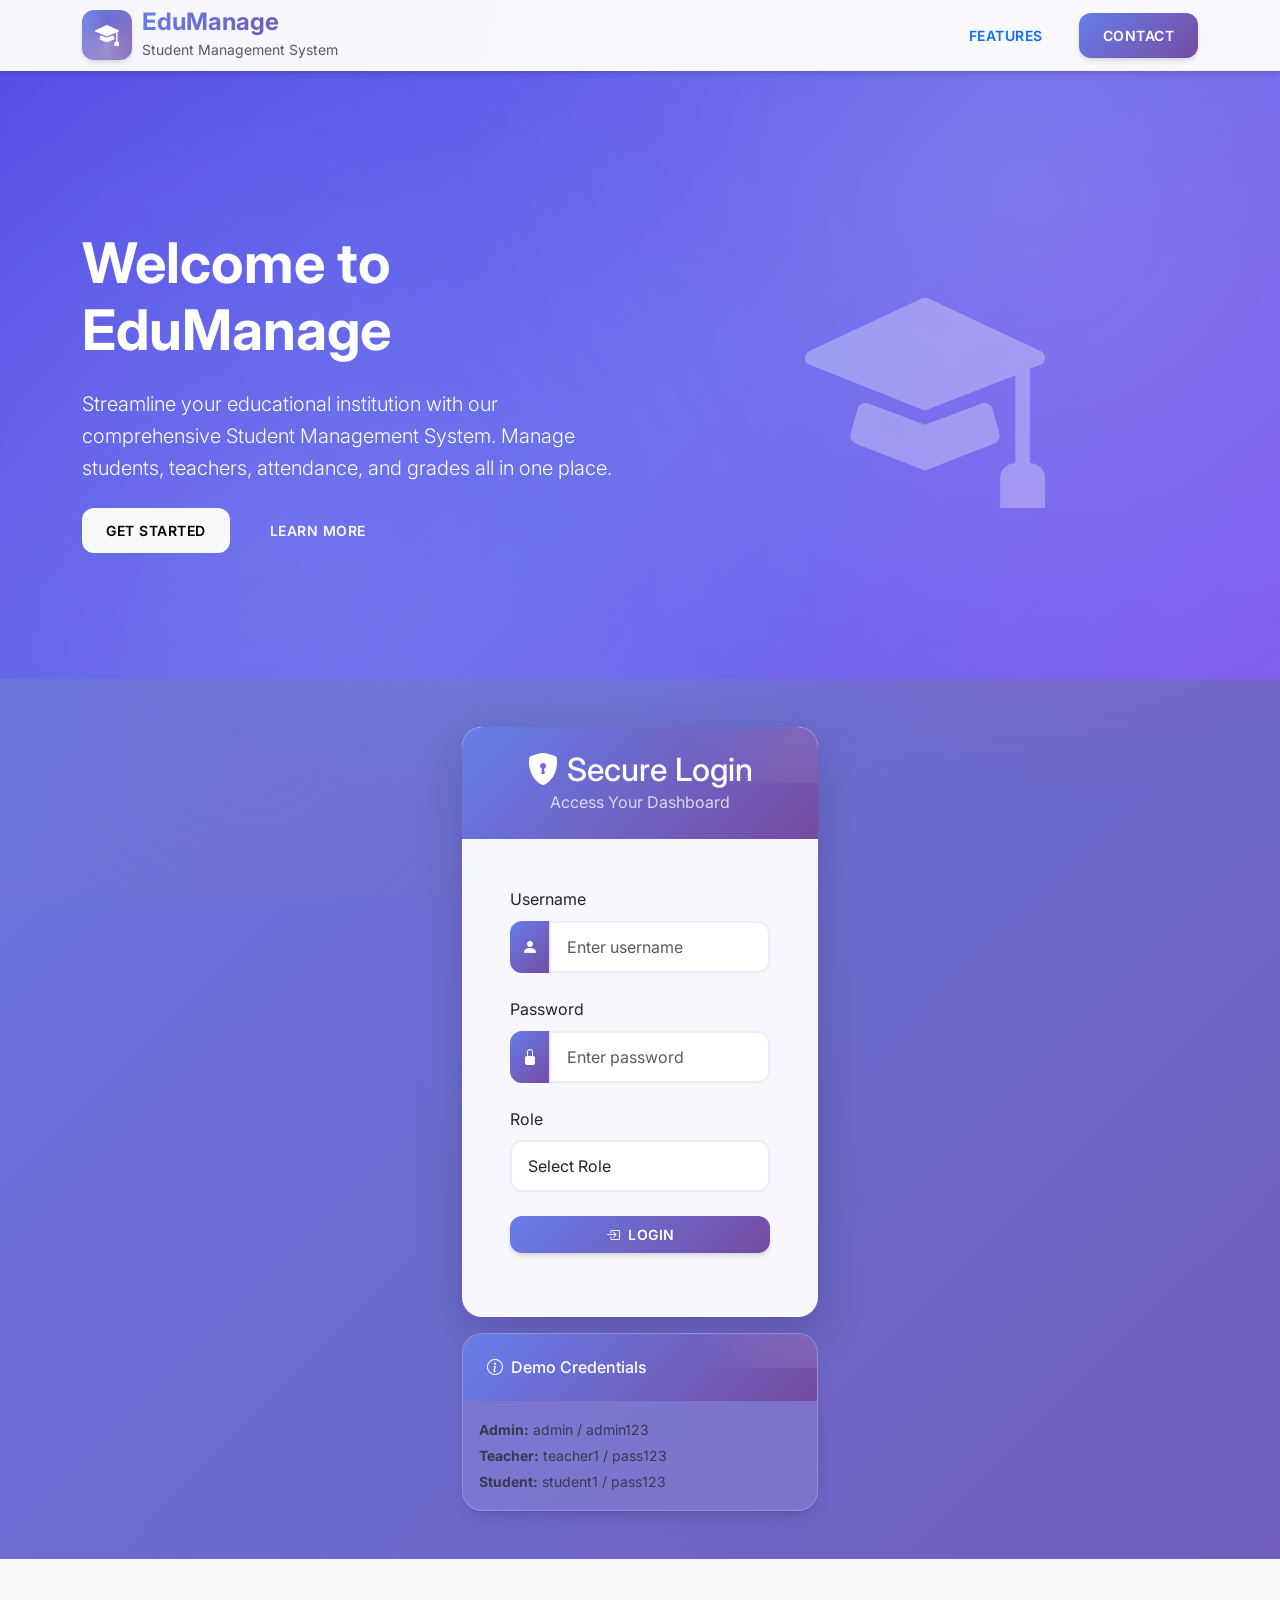
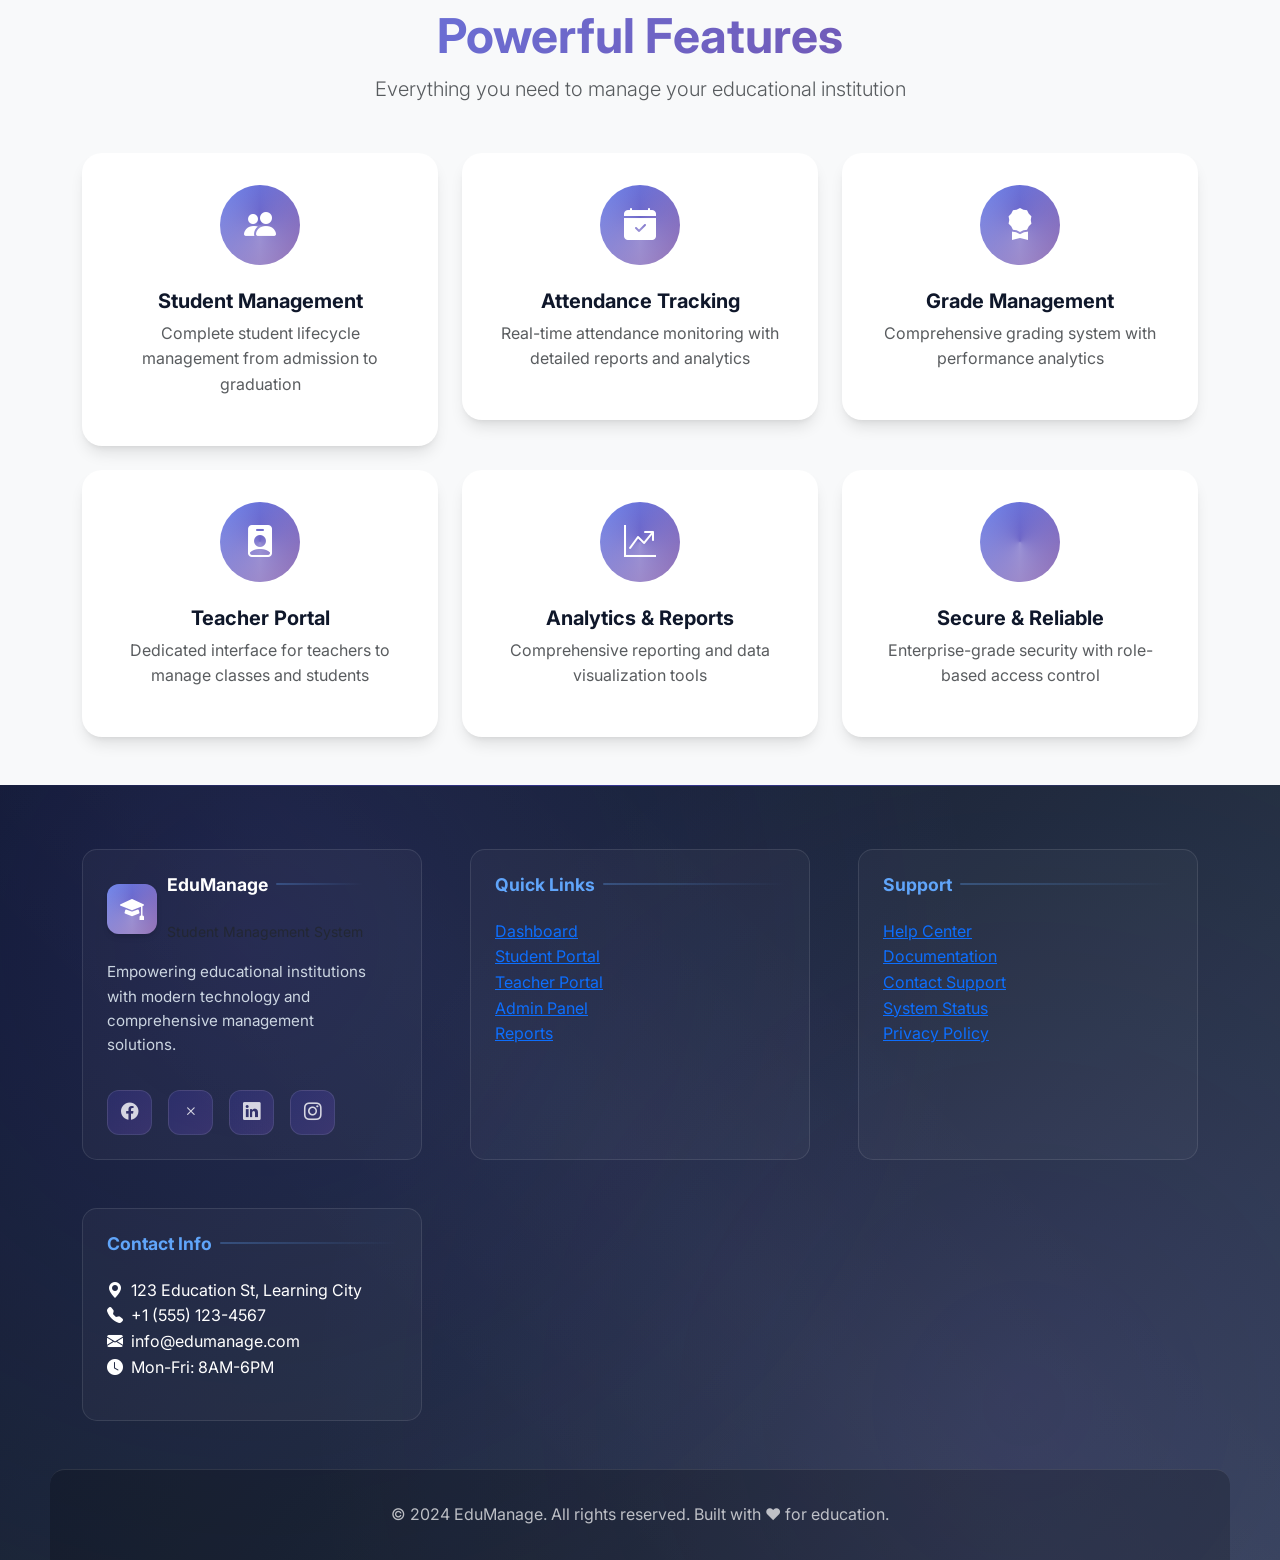
<file: frontend/index.html>
<!DOCTYPE html>
<html lang="en">
<head>
    <meta charset="UTF-8">
    <meta name="viewport" content="width=device-width, initial-scale=1.0">
    <title>EduManage - Student Management System</title>
    <link href="https://cdn.jsdelivr.net/npm/bootstrap@5.3.0/dist/css/bootstrap.min.css" rel="stylesheet">
    <link href="https://cdn.jsdelivr.net/npm/bootstrap-icons@1.10.0/font/bootstrap-icons.css" rel="stylesheet">
    <link href="css/style.css" rel="stylesheet">
</head>
<body>
    <!-- Modern Header -->
    <header class="modern-header">
        <div class="container">
            <nav class="navbar navbar-expand-lg navbar-light">
                <div class="logo-container">
                    <div class="logo-icon">
                        <i class="bi bi-mortarboard-fill"></i>
                    </div>
                    <div>
                        <h4 class="mb-0 text-gradient">EduManage</h4>
                        <small class="text-muted">Student Management System</small>
                    </div>
                </div>
                <div class="ms-auto">
                    <a href="#features" class="btn btn-outline-primary me-2">Features</a>
                    <a href="#contact" class="btn btn-primary">Contact</a>
                </div>
            </nav>
        </div>
    </header>

    <!-- Hero Section -->
    <section class="hero-section">
        <div class="container">
            <div class="row align-items-center">
                <div class="col-lg-6">
                    <div class="hero-content fade-in">
                        <h1 class="display-4 fw-bold mb-4">Welcome to EduManage</h1>
                        <p class="lead mb-4">Streamline your educational institution with our comprehensive Student Management System. Manage students, teachers, attendance, and grades all in one place.</p>
                        <div class="d-flex gap-3">
                            <a href="#login" class="btn btn-light btn-lg pulse">Get Started</a>
                            <a href="#features" class="btn btn-outline-light btn-lg">Learn More</a>
                        </div>
                    </div>
                </div>
                <div class="col-lg-6">
                    <div class="text-center bounce-in">
                        <i class="bi bi-mortarboard-fill hero-icon"></i>
                    </div>
                </div>
            </div>
        </div>
    </section>

    <!-- Login Section -->
    <section id="login" class="py-5">
        <div class="container">
            <div class="row justify-content-center">
                <div class="col-md-6 col-lg-4">
                    <div class="card shadow-lg border-0 fade-in">
                        <div class="card-header text-white text-center py-4">
                            <h2 class="mb-0"><i class="bi bi-shield-lock-fill me-2"></i>Secure Login</h2>
                            <p class="mb-0 opacity-75">Access Your Dashboard</p>
                        </div>
                        <div class="card-body p-5">
                            <form id="loginForm">
                                <div class="mb-4">
                                    <label for="username" class="form-label">Username</label>
                                    <div class="input-group">
                                        <span class="input-group-text"><i class="bi bi-person-fill"></i></span>
                                        <input type="text" class="form-control" id="username" required 
                                               placeholder="Enter username" aria-label="Username">
                                    </div>
                                </div>
                                <div class="mb-4">
                                    <label for="password" class="form-label">Password</label>
                                    <div class="input-group">
                                        <span class="input-group-text"><i class="bi bi-lock-fill"></i></span>
                                        <input type="password" class="form-control" id="password" required 
                                               placeholder="Enter password" aria-label="Password">
                                    </div>
                                </div>
                                <div class="mb-4">
                                    <label for="role" class="form-label">Role</label>
                                    <select class="form-select" id="role" required aria-label="Select role">
                                        <option value="">Select Role</option>
                                        <option value="admin">Administrator</option>
                                        <option value="teacher">Teacher</option>
                                        <option value="student">Student</option>
                                        <option value="parent">Parent</option>
                                    </select>
                                </div>
                                <button type="submit" class="btn btn-primary w-100 py-2">
                                    <i class="bi bi-box-arrow-in-right me-2"></i>Login
                                </button>
                            </form>
                            <div id="loginMessage" class="mt-3"></div>
                        </div>
                    </div>
                    
                    <!-- Demo Credentials -->
                    <div class="card mt-3 glass-card">
                        <div class="card-header bg-info text-white">
                            <h6 class="mb-0"><i class="bi bi-info-circle me-2"></i>Demo Credentials</h6>
                        </div>
                        <div class="card-body p-3">
                            <small class="text-muted">
                                <strong>Admin:</strong> admin / admin123<br>
                                <strong>Teacher:</strong> teacher1 / pass123<br>
                                <strong>Student:</strong> student1 / pass123
                            </small>
                        </div>
                    </div>
                </div>
            </div>
        </div>
    </section>

    <!-- Features Section -->
    <section id="features" class="py-5 bg-light">
        <div class="container">
            <div class="text-center mb-5">
                <h2 class="display-5 fw-bold text-gradient">Powerful Features</h2>
                <p class="lead text-muted">Everything you need to manage your educational institution</p>
            </div>
            <div class="row g-4">
                <div class="col-md-4">
                    <div class="feature-card fade-in">
                        <div class="feature-icon">
                            <i class="bi bi-people-fill"></i>
                        </div>
                        <h5 class="fw-bold">Student Management</h5>
                        <p class="text-muted">Complete student lifecycle management from admission to graduation</p>
                    </div>
                </div>
                <div class="col-md-4">
                    <div class="feature-card fade-in">
                        <div class="feature-icon">
                            <i class="bi bi-calendar-check-fill"></i>
                        </div>
                        <h5 class="fw-bold">Attendance Tracking</h5>
                        <p class="text-muted">Real-time attendance monitoring with detailed reports and analytics</p>
                    </div>
                </div>
                <div class="col-md-4">
                    <div class="feature-card fade-in">
                        <div class="feature-icon">
                            <i class="bi bi-award-fill"></i>
                        </div>
                        <h5 class="fw-bold">Grade Management</h5>
                        <p class="text-muted">Comprehensive grading system with performance analytics</p>
                    </div>
                </div>
                <div class="col-md-4">
                    <div class="feature-card fade-in">
                        <div class="feature-icon">
                            <i class="bi bi-person-badge-fill"></i>
                        </div>
                        <h5 class="fw-bold">Teacher Portal</h5>
                        <p class="text-muted">Dedicated interface for teachers to manage classes and students</p>
                    </div>
                </div>
                <div class="col-md-4">
                    <div class="feature-card fade-in">
                        <div class="feature-icon">
                            <i class="bi bi-graph-up-arrow"></i>
                        </div>
                        <h5 class="fw-bold">Analytics & Reports</h5>
                        <p class="text-muted">Comprehensive reporting and data visualization tools</p>
                    </div>
                </div>
                <div class="col-md-4">
                    <div class="feature-card fade-in">
                        <div class="feature-icon">
                            <i class="bi bi-shield-check-fill"></i>
                        </div>
                        <h5 class="fw-bold">Secure & Reliable</h5>
                        <p class="text-muted">Enterprise-grade security with role-based access control</p>
                    </div>
                </div>
            </div>
        </div>
    </section>

    <!-- Modern Footer -->
    <footer class="modern-footer">
        <div class="container">
            <div class="footer-content">
                <div class="footer-section">
                    <div class="logo-container mb-3">
                        <div class="logo-icon">
                            <i class="bi bi-mortarboard-fill"></i>
                        </div>
                        <div>
                            <h5 class="text-white">EduManage</h5>
                            <small class="text-muted">Student Management System</small>
                        </div>
                    </div>
                    <p class="text-muted">Empowering educational institutions with modern technology and comprehensive management solutions.</p>
                    <div class="social-links">
                        <a href="#" class="social-link" title="Follow us on Facebook"><i class="bi bi-facebook"></i></a>
                        <a href="#" class="social-link" title="Follow us on X"><i class="bi bi-x"></i></a>
                        <a href="#" class="social-link" title="Connect on LinkedIn"><i class="bi bi-linkedin"></i></a>
                        <a href="#" class="social-link" title="Follow us on Instagram"><i class="bi bi-instagram"></i></a>
                    </div>
                </div>
                <div class="footer-section">
                    <h5>Quick Links</h5>
                    <ul class="list-unstyled">
                        <li><a href="#">Dashboard</a></li>
                        <li><a href="#">Student Portal</a></li>
                        <li><a href="#">Teacher Portal</a></li>
                        <li><a href="#">Admin Panel</a></li>
                        <li><a href="#">Reports</a></li>
                    </ul>
                </div>
                <div class="footer-section">
                    <h5>Support</h5>
                    <ul class="list-unstyled">
                        <li><a href="#">Help Center</a></li>
                        <li><a href="#">Documentation</a></li>
                        <li><a href="#">Contact Support</a></li>
                        <li><a href="#">System Status</a></li>
                        <li><a href="#">Privacy Policy</a></li>
                    </ul>
                </div>
                <div class="footer-section" id="contact">
                    <h5>Contact Info</h5>
                    <ul class="list-unstyled">
                        <li><i class="bi bi-geo-alt-fill me-2"></i>123 Education St, Learning City</li>
                        <li><i class="bi bi-telephone-fill me-2"></i>+1 (555) 123-4567</li>
                        <li><i class="bi bi-envelope-fill me-2"></i>info@edumanage.com</li>
                        <li><i class="bi bi-clock-fill me-2"></i>Mon-Fri: 8AM-6PM</li>
                    </ul>
                </div>
            </div>
            <div class="footer-bottom">
                <p>&copy; 2024 EduManage. All rights reserved. Built with ❤️ for education.</p>
            </div>
        </div>
    </footer>

    <script src="https://cdn.jsdelivr.net/npm/bootstrap@5.3.0/dist/js/bootstrap.bundle.min.js"></script>
    <script src="js/auth.js"></script>
</body>
</html>
</file>
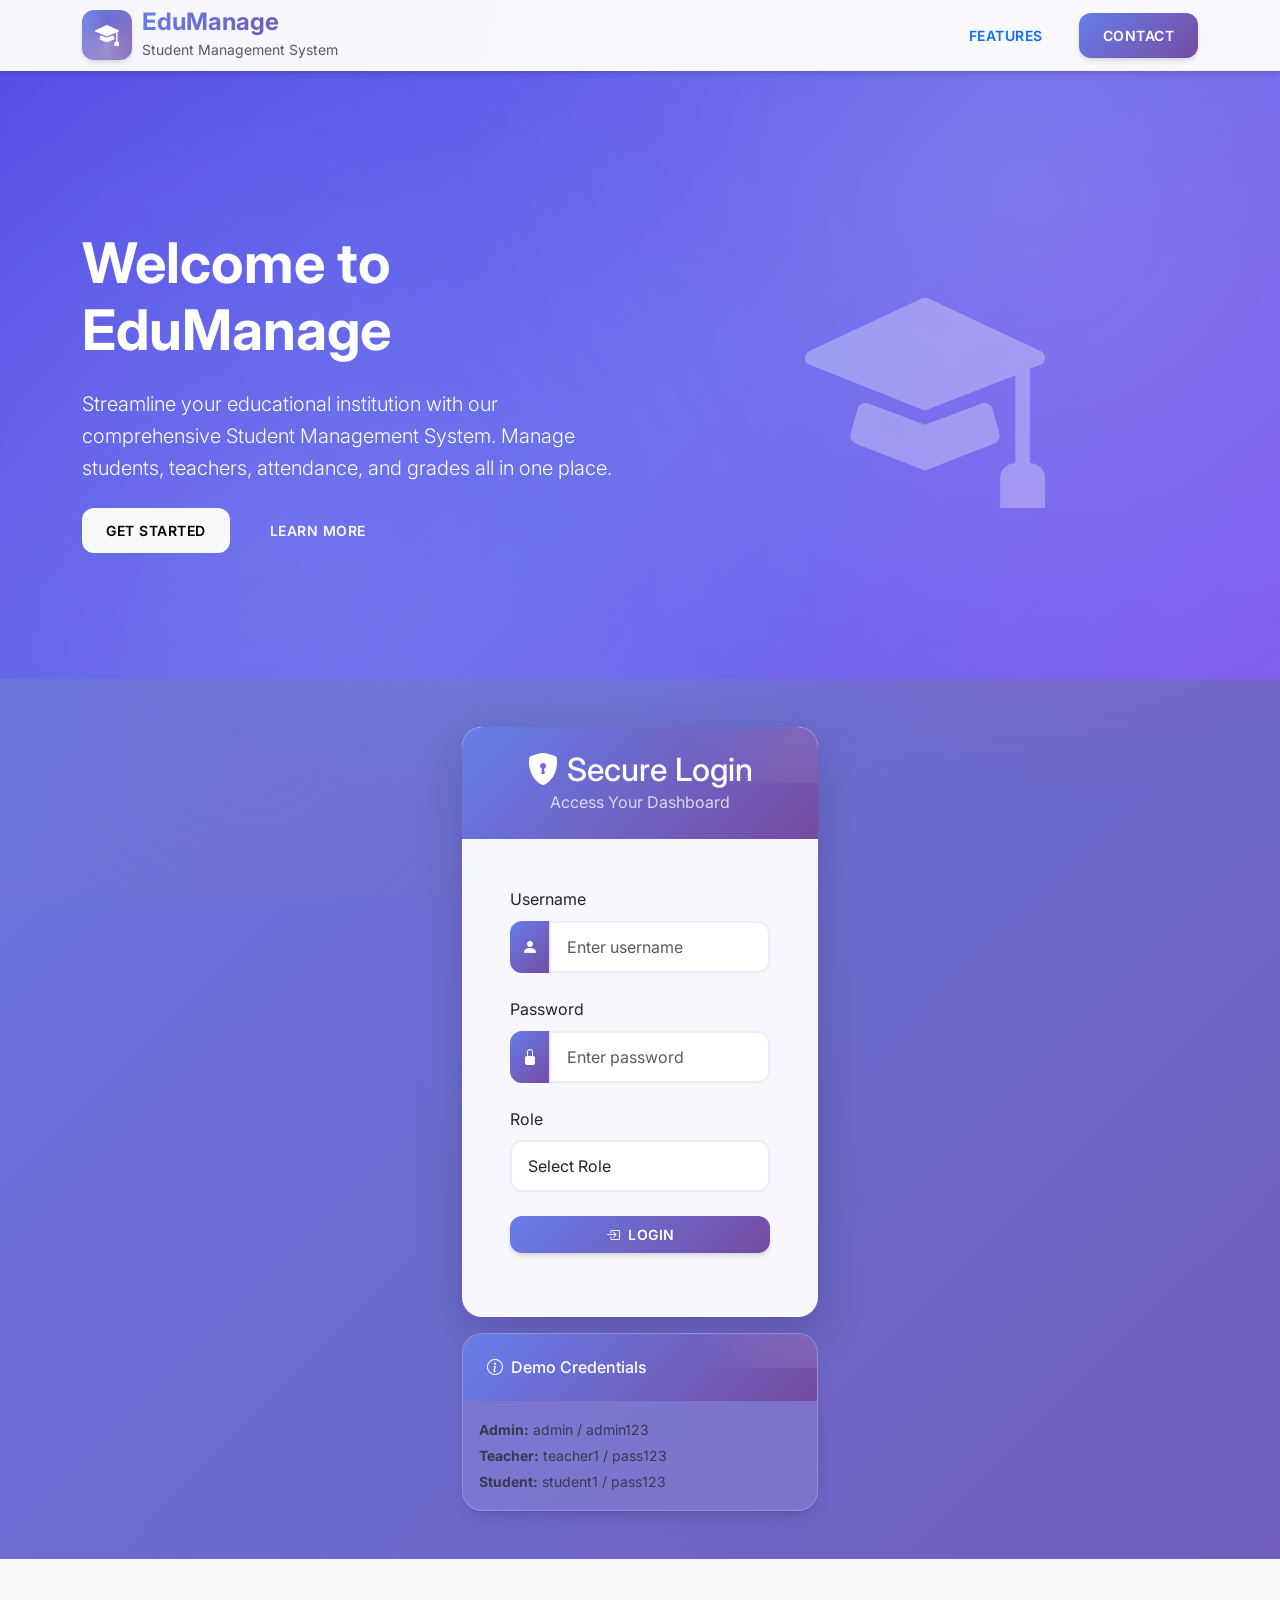
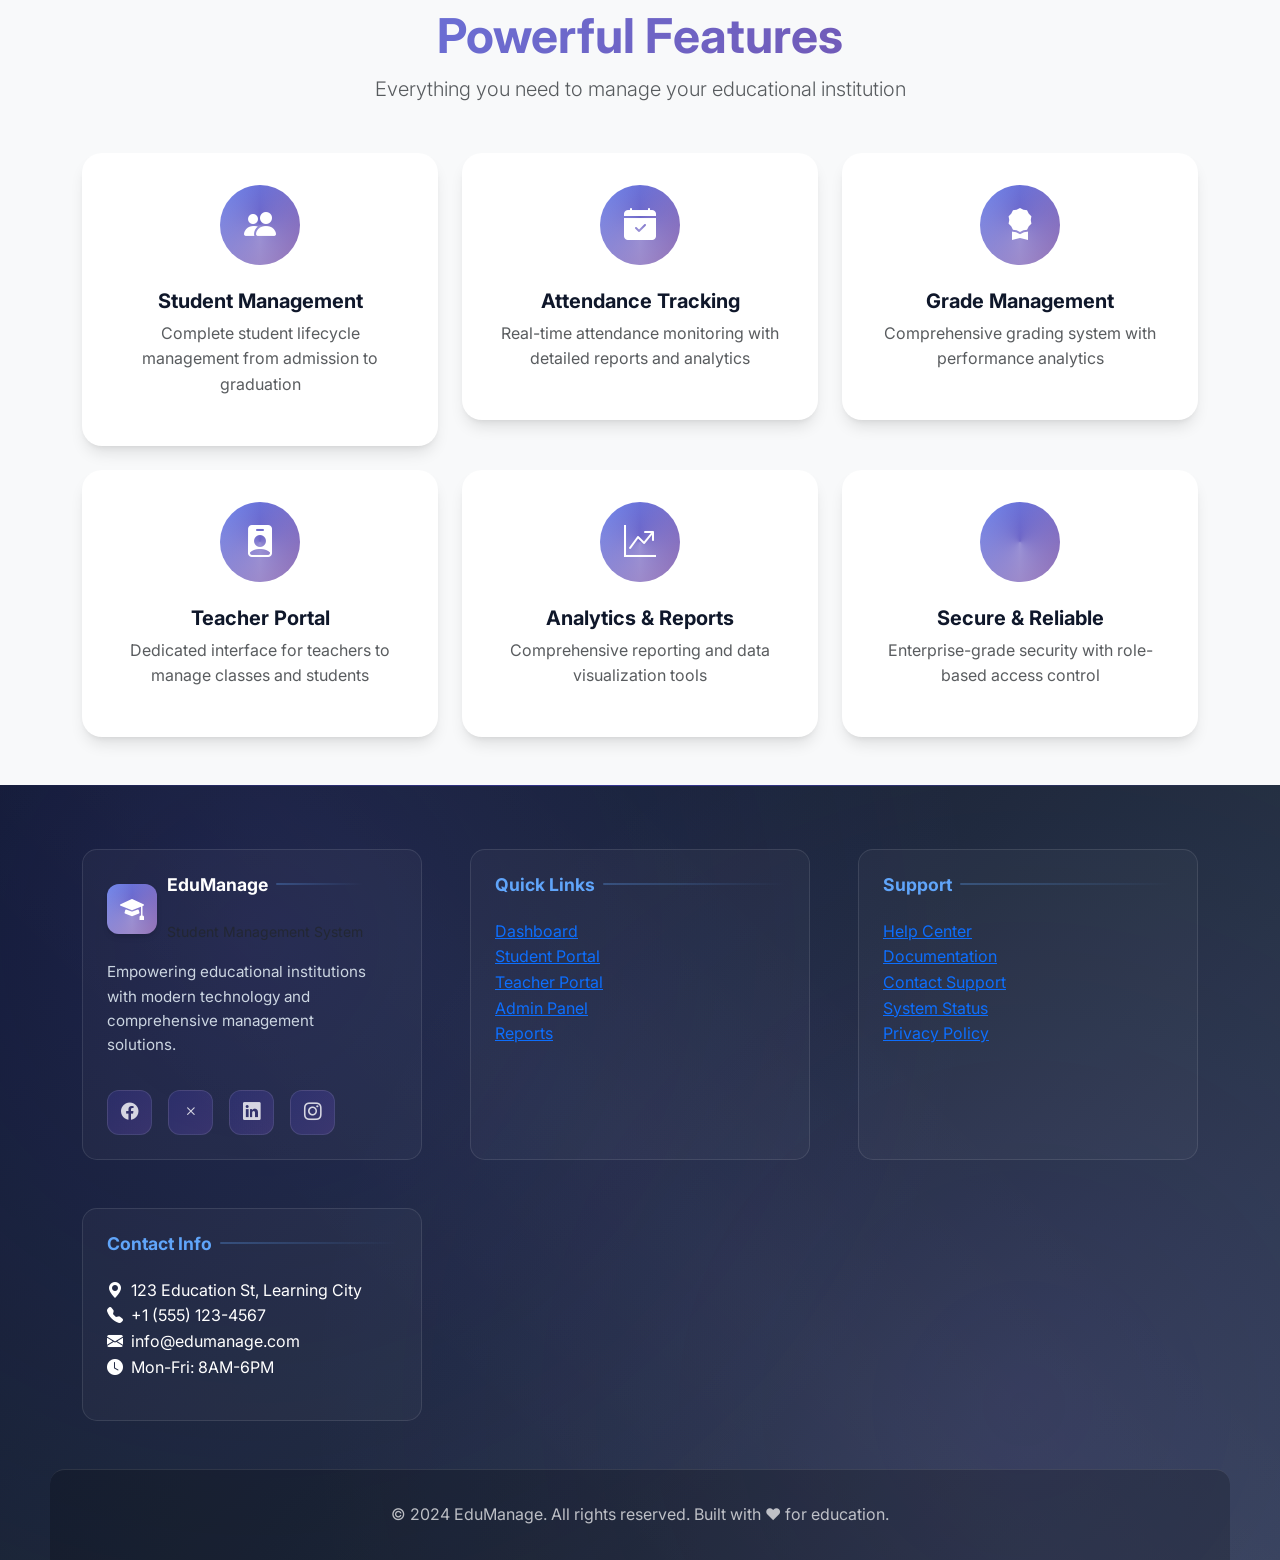
<file: frontend/admin-dashboard.html>
<!DOCTYPE html>
<html lang="en">
<head>
    <meta charset="UTF-8">
    <meta name="viewport" content="width=device-width, initial-scale=1.0">
    <title>Admin Dashboard - SMS</title>
    <link href="https://cdn.jsdelivr.net/npm/bootstrap@5.3.0/dist/css/bootstrap.min.css" rel="stylesheet">
    <link href="https://cdn.jsdelivr.net/npm/bootstrap-icons@1.10.0/font/bootstrap-icons.css" rel="stylesheet">
    <link href="css/style.css" rel="stylesheet">
</head>
<body>
    <div class="container-fluid">
        <div class="row">
            <!-- Sidebar -->
            <nav class="col-md-3 col-lg-2 d-md-block sidebar collapse">
                <div class="position-sticky pt-3">
                    <div class="text-center mb-4">
                        <h4 class="text-white"><i class="bi bi-mortarboard-fill me-2"></i>SMS</h4>
                        <small class="text-white-50">Admin Panel</small>
                    </div>
                    
                    <ul class="nav flex-column">
                        <li class="nav-item">
                            <a class="nav-link active" href="#dashboard" data-section="dashboard">
                                <i class="bi bi-speedometer2 me-2"></i>Dashboard
                            </a>
                        </li>
                        <li class="nav-item">
                            <a class="nav-link" href="#students" data-section="students">
                                <i class="bi bi-people me-2"></i>Students
                            </a>
                        </li>
                        <li class="nav-item">
                            <a class="nav-link" href="#teachers" data-section="teachers">
                                <i class="bi bi-person-badge me-2"></i>Teachers
                            </a>
                        </li>
                        <li class="nav-item">
                            <a class="nav-link" href="#attendance" data-section="attendance">
                                <i class="bi bi-calendar-check me-2"></i>Attendance
                            </a>
                        </li>
                        <li class="nav-item">
                            <a class="nav-link" href="#grades" data-section="grades">
                                <i class="bi bi-award me-2"></i>Grades
                            </a>
                        </li>
                        <li class="nav-item">
                            <a class="nav-link" href="#reports" data-section="reports">
                                <i class="bi bi-file-earmark-text me-2"></i>Reports
                            </a>
                        </li>
                    </ul>
                    
                    <hr class="text-white-50">
                    <div class="dropdown">
                        <a href="#" class="d-flex align-items-center text-white text-decoration-none dropdown-toggle" 
                           data-bs-toggle="dropdown">
                            <i class="bi bi-person-circle me-2"></i>
                            <span id="adminName">Administrator</span>
                        </a>
                        <ul class="dropdown-menu dropdown-menu-dark">
                            <li><a class="dropdown-item" href="#"><i class="bi bi-gear me-2"></i>Settings</a></li>
                            <li><hr class="dropdown-divider"></li>
                            <li><a class="dropdown-item" href="#" onclick="authManager.logout()">
                                <i class="bi bi-box-arrow-right me-2"></i>Logout</a></li>
                        </ul>
                    </div>
                </div>
            </nav>

            <!-- Main content -->
            <main class="col-md-9 ms-sm-auto col-lg-10 px-md-4 main-content">
                <!-- Dashboard Section -->
                <div id="dashboard-section" class="content-section">
                    <div class="d-flex justify-content-between flex-wrap flex-md-nowrap align-items-center pt-3 pb-2 mb-3 border-bottom">
                        <h1 class="h2"><i class="bi bi-speedometer2 me-2"></i>Dashboard</h1>
                        <div class="btn-toolbar mb-2 mb-md-0">
                            <div class="btn-group me-2">
                                <button type="button" class="btn btn-sm btn-outline-secondary">
                                    <i class="bi bi-download me-1"></i>Export
                                </button>
                            </div>
                        </div>
                    </div>

                    <!-- Modern Stats Cards -->
                    <div class="row mb-4">
                        <div class="col-xl-3 col-md-6 mb-4">
                            <div class="card stats-card fade-in">
                                <div class="card-body">
                                    <div class="row no-gutters align-items-center">
                                        <div class="col mr-2">
                                            <div class="text-xs font-weight-bold text-uppercase mb-1">Total Students</div>
                                            <div class="h5 mb-0 font-weight-bold" id="totalStudents">156</div>
                                        </div>
                                        <div class="col-auto">
                                            <i class="bi bi-people stats-icon"></i>
                                        </div>
                                    </div>
                                </div>
                            </div>
                        </div>
                        <div class="col-xl-3 col-md-6 mb-4">
                            <div class="card stats-card-success fade-in">
                                <div class="card-body">
                                    <div class="row no-gutters align-items-center">
                                        <div class="col mr-2">
                                            <div class="text-xs font-weight-bold text-uppercase mb-1">Total Teachers</div>
                                            <div class="h5 mb-0 font-weight-bold" id="totalTeachers">24</div>
                                        </div>
                                        <div class="col-auto">
                                            <i class="bi bi-person-badge stats-icon"></i>
                                        </div>
                                    </div>
                                </div>
                            </div>
                        </div>
                        <div class="col-xl-3 col-md-6 mb-4">
                            <div class="card stats-card-warning fade-in">
                                <div class="card-body">
                                    <div class="row no-gutters align-items-center">
                                        <div class="col mr-2">
                                            <div class="text-xs font-weight-bold text-uppercase mb-1">Attendance Rate</div>
                                            <div class="h5 mb-0 font-weight-bold" id="attendanceRate">92.5%</div>
                                        </div>
                                        <div class="col-auto">
                                            <i class="bi bi-calendar-check stats-icon"></i>
                                        </div>
                                    </div>
                                </div>
                            </div>
                        </div>
                        <div class="col-xl-3 col-md-6 mb-4">
                            <div class="card stats-card-info fade-in">
                                <div class="card-body">
                                    <div class="row no-gutters align-items-center">
                                        <div class="col mr-2">
                                            <div class="text-xs font-weight-bold text-uppercase mb-1">Active Courses</div>
                                            <div class="h5 mb-0 font-weight-bold" id="activeCourses">12</div>
                                        </div>
                                        <div class="col-auto">
                                            <i class="bi bi-book stats-icon"></i>
                                        </div>
                                    </div>
                                </div>
                            </div>
                        </div>
                    </div>

                    <!-- Recent Activities -->
                    <div class="card">
                        <div class="card-header">
                            <h5 class="mb-0"><i class="bi bi-clock-history me-2"></i>Recent Activities</h5>
                        </div>
                        <div class="card-body">
                            <div class="list-group list-group-flush">
                                <div class="list-group-item d-flex justify-content-between align-items-center">
                                    <div>
                                        <i class="bi bi-person-plus text-success me-2"></i>
                                        New student registration: Alice Johnson
                                    </div>
                                    <small class="text-muted">2 hours ago</small>
                                </div>
                                <div class="list-group-item d-flex justify-content-between align-items-center">
                                    <div>
                                        <i class="bi bi-calendar-check text-primary me-2"></i>
                                        Attendance marked for Computer Science - CS101
                                    </div>
                                    <small class="text-muted">4 hours ago</small>
                                </div>
                                <div class="list-group-item d-flex justify-content-between align-items-center">
                                    <div>
                                        <i class="bi bi-award text-warning me-2"></i>
                                        Grades updated for Mathematics - MATH201
                                    </div>
                                    <small class="text-muted">1 day ago</small>
                                </div>
                            </div>
                        </div>
                    </div>
                </div>

                <!-- Students Section -->
                <div id="students-section" class="content-section d-none">
                    <div class="d-flex justify-content-between flex-wrap flex-md-nowrap align-items-center pt-3 pb-2 mb-3 border-bottom">
                        <h1 class="h2"><i class="bi bi-people me-2"></i>Student Management</h1>
                        <button class="btn btn-primary" data-bs-toggle="modal" data-bs-target="#addStudentModal">
                            <i class="bi bi-plus-circle me-2"></i>Add Student
                        </button>
                    </div>

                    <!-- Search and Filter -->
                    <div class="row mb-3">
                        <div class="col-md-6">
                            <div class="input-group">
                                <span class="input-group-text"><i class="bi bi-search"></i></span>
                                <input type="text" class="form-control" id="studentSearch" placeholder="Search students...">
                            </div>
                        </div>
                        <div class="col-md-3">
                            <select class="form-select" id="courseFilter" aria-label="Filter by course">
                                <option value="">All Courses</option>
                                <option value="Computer Science">Computer Science</option>
                                <option value="Mathematics">Mathematics</option>
                                <option value="Physics">Physics</option>
                            </select>
                        </div>
                    </div>

                    <!-- Students Table -->
                    <div class="table-responsive">
                        <table class="table table-striped table-hover">
                            <thead>
                                <tr>
                                    <th>Student ID</th>
                                    <th>Name</th>
                                    <th>Course</th>
                                    <th>Admission Date</th>
                                    <th>Status</th>
                                    <th>Actions</th>
                                </tr>
                            </thead>
                            <tbody id="studentsTableBody">
                                <!-- Sample data -->
                                <tr>
                                    <td>STU001</td>
                                    <td>Alice Johnson</td>
                                    <td>Computer Science</td>
                                    <td>2024-01-15</td>
                                    <td><span class="badge bg-success">Active</span></td>
                                    <td>
                                        <button class="btn btn-sm btn-outline-primary me-1" title="Edit">
                                            <i class="bi bi-pencil"></i>
                                        </button>
                                        <button class="btn btn-sm btn-outline-danger" title="Delete">
                                            <i class="bi bi-trash"></i>
                                        </button>
                                    </td>
                                </tr>
                            </tbody>
                        </table>
                    </div>
                </div>

                <!-- Other sections would be similar... -->
            </main>
        </div>
    </div>

    <!-- Add Student Modal -->
    <div class="modal fade" id="addStudentModal" tabindex="-1">
        <div class="modal-dialog modal-lg">
            <div class="modal-content">
                <div class="modal-header">
                    <h5 class="modal-title"><i class="bi bi-person-plus me-2"></i>Add New Student</h5>
                    <button type="button" class="btn-close" data-bs-dismiss="modal" aria-label="Close modal"></button>
                </div>
                <div class="modal-body">
                    <form id="addStudentForm">
                        <div class="row">
                            <div class="col-md-6 mb-3">
                                <label for="studentId" class="form-label">Student ID</label>
                                <input type="text" class="form-control" id="studentId" required>
                            </div>
                            <div class="col-md-6 mb-3">
                                <label for="studentName" class="form-label">Full Name</label>
                                <input type="text" class="form-control" id="studentName" required>
                            </div>
                        </div>
                        <div class="row">
                            <div class="col-md-6 mb-3">
                                <label for="studentCourse" class="form-label">Course</label>
                                <select class="form-select" id="studentCourse" required>
                                    <option value="">Select Course</option>
                                    <option value="Computer Science">Computer Science</option>
                                    <option value="Mathematics">Mathematics</option>
                                    <option value="Physics">Physics</option>
                                </select>
                            </div>
                            <div class="col-md-6 mb-3">
                                <label for="admissionDate" class="form-label">Admission Date</label>
                                <input type="date" class="form-control" id="admissionDate" required>
                            </div>
                        </div>
                        <div class="row">
                            <div class="col-md-6 mb-3">
                                <label for="parentContact" class="form-label">Parent Contact</label>
                                <input type="tel" class="form-control" id="parentContact" required>
                            </div>
                        </div>
                    </form>
                </div>
                <div class="modal-footer">
                    <button type="button" class="btn btn-secondary" data-bs-dismiss="modal" aria-label="Cancel adding student">Cancel</button>
                    <button type="button" class="btn btn-primary" onclick="addStudent()" aria-label="Add new student">Add Student</button>
                </div>
            </div>
        </div>
    </div>

    <!-- Modern Footer -->
    <footer class="modern-footer mt-5">
        <div class="container-fluid">
            <div class="row">
                <div class="col-12">
                    <div class="footer-bottom text-center py-3">
                        <p class="mb-0">&copy; 2024 EduManage Admin Panel. All rights reserved.</p>
                    </div>
                </div>
            </div>
        </div>
    </footer>

    <script src="https://cdn.jsdelivr.net/npm/bootstrap@5.3.0/dist/js/bootstrap.bundle.min.js"></script>
    <script src="js/auth.js"></script>
    <script src="js/admin-dashboard.js"></script>
</body>
</html>
</file>
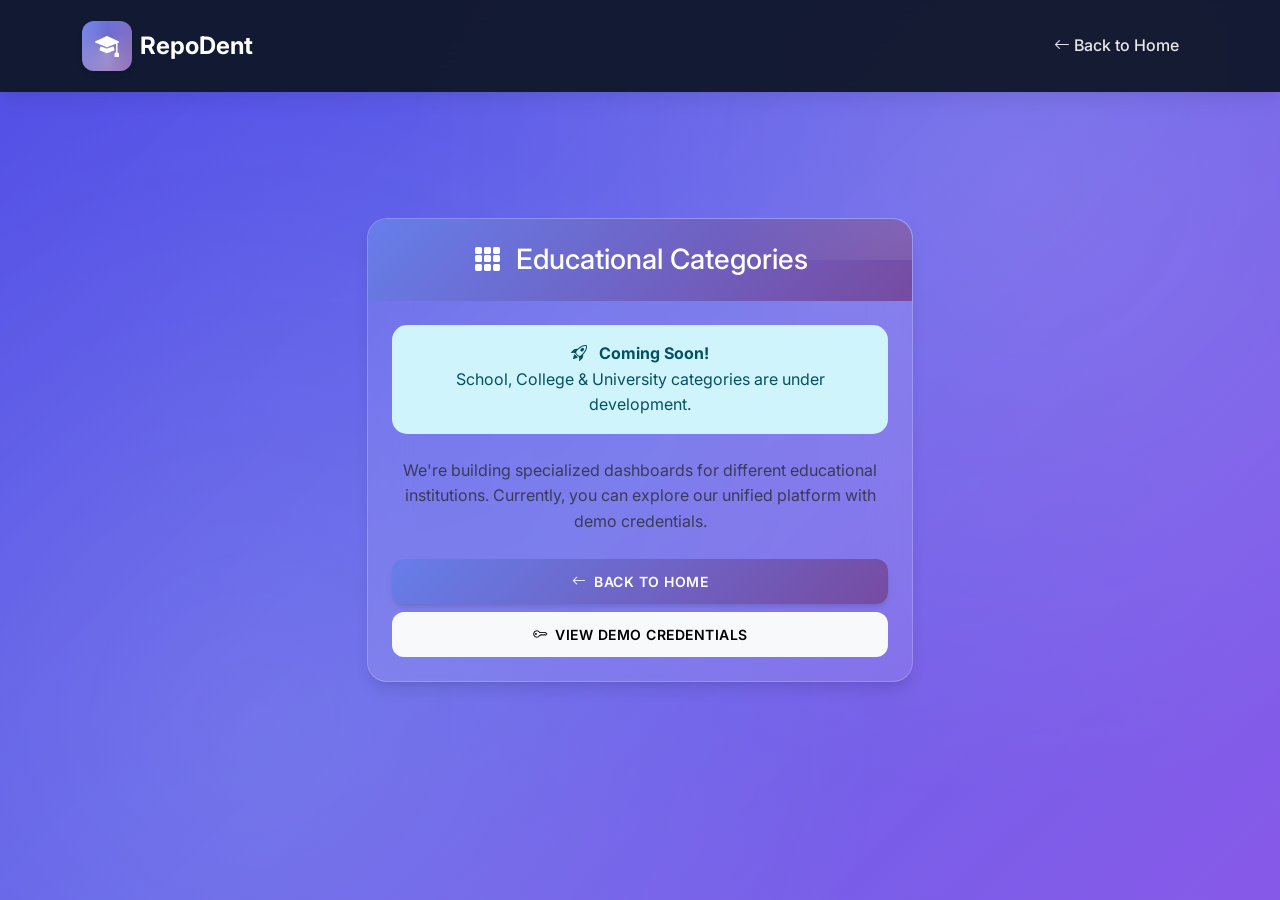
<file: frontend/category.html>
<!DOCTYPE html>
<html lang="en">
<head>
    <meta charset="UTF-8">
    <meta name="viewport" content="width=device-width, initial-scale=1.0">
    <title>Categories - RepoDent</title>
    <link href="https://cdn.jsdelivr.net/npm/bootstrap@5.3.0/dist/css/bootstrap.min.css" rel="stylesheet">
    <link href="https://cdn.jsdelivr.net/npm/bootstrap-icons@1.10.0/font/bootstrap-icons.css" rel="stylesheet">
    <link href="css/style.css" rel="stylesheet">
</head>
<body>
    <!-- Modern Navbar -->
    <nav class="navbar navbar-expand-lg navbar-dark fixed-top modern-navbar">
        <div class="container">
            <a class="navbar-brand d-flex align-items-center" href="welcome.html">
                <div class="logo-icon me-2">
                    <i class="bi bi-mortarboard-fill"></i>
                </div>
                <span class="fw-bold">RepoDent</span>
            </a>
            
            <div class="navbar-nav ms-auto">
                <a class="nav-link" href="welcome.html"><i class="bi bi-arrow-left me-1"></i>Back to Home</a>
            </div>
        </div>
    </nav>

    <!-- Category Section -->
    <section class="hero-section d-flex align-items-center" style="min-height: 100vh; padding-top: 6rem;">
        <div class="container">
            <div class="row justify-content-center">
                <div class="col-md-8 col-lg-6">
                    <div class="card glass-card">
                        <div class="card-header text-center">
                            <h3 class="text-white mb-0">
                                <i class="bi bi-grid-3x3-gap-fill me-2"></i>
                                Educational Categories
                            </h3>
                        </div>
                        <div class="card-body p-4">
                            <div class="text-center mb-4">
                                <div class="alert alert-info bounce-in">
                                    <i class="bi bi-rocket-takeoff me-2"></i>
                                    <strong>Coming Soon!</strong><br>
                                    School, College & University categories are under development.
                                </div>
                            </div>
                            
                            <div class="text-center">
                                <p class="text-muted mb-4">
                                    We're building specialized dashboards for different educational institutions. 
                                    Currently, you can explore our unified platform with demo credentials.
                                </p>
                                
                                <div class="d-grid gap-2">
                                    <a href="welcome.html" class="btn btn-primary">
                                        <i class="bi bi-arrow-left me-2"></i>Back to Home
                                    </a>
                                    <button class="btn btn-light" onclick="showDemoCredentials()">
                                        <i class="bi bi-key me-2"></i>View Demo Credentials
                                    </button>
                                </div>
                            </div>
                            
                            <div id="demoCredentials" class="mt-4" style="display: none;">
                                <div class="card bg-white">
                                    <div class="card-body">
                                        <h6 class="card-title">Demo Credentials:</h6>
                                        <div class="row">
                                            <div class="col-12 mb-2">
                                                <strong>Teacher:</strong><br>
                                                <small>Email: teacher@sms.edu</small><br>
                                                <small>Password: teacher123</small>
                                            </div>
                                            <div class="col-12 mb-2">
                                                <strong>Student:</strong><br>
                                                <small>Email: student@sms.edu</small><br>
                                                <small>Password: student123</small>
                                            </div>
                                            <div class="col-12">
                                                <strong>Parent:</strong><br>
                                                <small>Email: parent@sms.edu</small><br>
                                                <small>Password: parent123</small>
                                            </div>
                                        </div>
                                    </div>
                                </div>
                            </div>
                        </div>
                    </div>
                </div>
            </div>
        </div>
    </section>

    <script src="https://cdn.jsdelivr.net/npm/bootstrap@5.3.0/dist/js/bootstrap.bundle.min.js"></script>
    <script>
        function showDemoCredentials() {
            const credentialsDiv = document.getElementById('demoCredentials');
            if (credentialsDiv.style.display === 'none') {
                credentialsDiv.style.display = 'block';
                credentialsDiv.classList.add('fade-in');
            } else {
                credentialsDiv.style.display = 'none';
            }
        }
    </script>
</body>
</html>
</file>
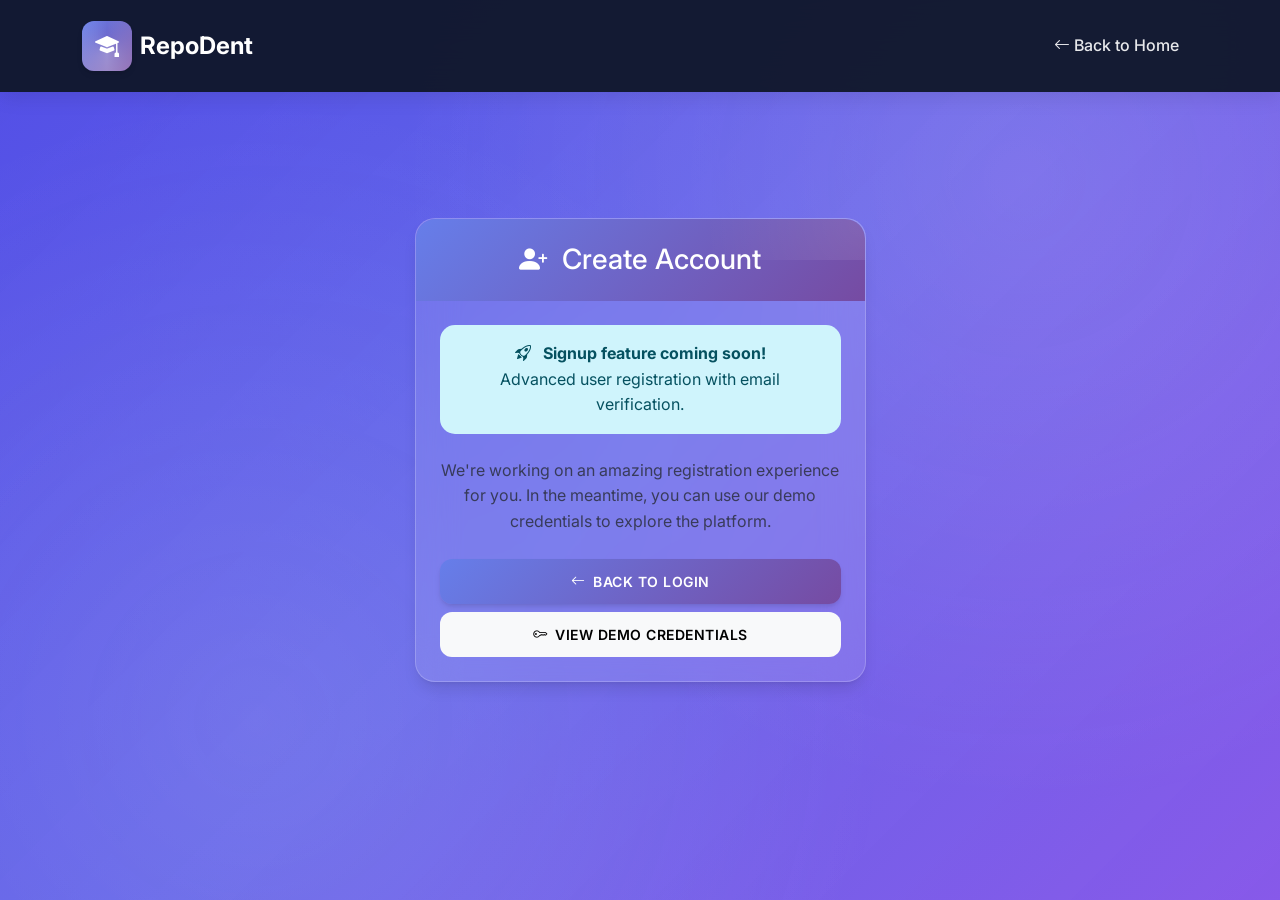
<file: frontend/signup.html>
<!DOCTYPE html>
<html lang="en">
<head>
    <meta charset="UTF-8">
    <meta name="viewport" content="width=device-width, initial-scale=1.0">
    <title>Sign Up - RepoDent</title>
    <link href="https://cdn.jsdelivr.net/npm/bootstrap@5.3.0/dist/css/bootstrap.min.css" rel="stylesheet">
    <link href="https://cdn.jsdelivr.net/npm/bootstrap-icons@1.10.0/font/bootstrap-icons.css" rel="stylesheet">
    <link href="css/style.css" rel="stylesheet">
</head>
<body>
    <!-- Modern Navbar -->
    <nav class="navbar navbar-expand-lg navbar-dark fixed-top modern-navbar">
        <div class="container">
            <a class="navbar-brand d-flex align-items-center" href="welcome.html">
                <div class="logo-icon me-2">
                    <i class="bi bi-mortarboard-fill"></i>
                </div>
                <span class="fw-bold">RepoDent</span>
            </a>
            
            <div class="navbar-nav ms-auto">
                <a class="nav-link" href="welcome.html"><i class="bi bi-arrow-left me-1"></i>Back to Home</a>
            </div>
        </div>
    </nav>

    <!-- Signup Section -->
    <section class="hero-section d-flex align-items-center" style="min-height: 100vh; padding-top: 6rem;">
        <div class="container">
            <div class="row justify-content-center">
                <div class="col-md-6 col-lg-5">
                    <div class="card glass-card">
                        <div class="card-header text-center">
                            <h3 class="text-white mb-0">
                                <i class="bi bi-person-plus-fill me-2"></i>
                                Create Account
                            </h3>
                        </div>
                        <div class="card-body p-4">
                            <div class="text-center mb-4">
                                <div class="alert alert-info bounce-in">
                                    <i class="bi bi-rocket-takeoff me-2"></i>
                                    <strong>Signup feature coming soon!</strong><br>
                                    Advanced user registration with email verification.
                                </div>
                            </div>
                            
                            <div class="text-center">
                                <p class="text-muted mb-4">
                                    We're working on an amazing registration experience for you. 
                                    In the meantime, you can use our demo credentials to explore the platform.
                                </p>
                                
                                <div class="d-grid gap-2">
                                    <a href="welcome.html" class="btn btn-primary">
                                        <i class="bi bi-arrow-left me-2"></i>Back to Login
                                    </a>
                                    <button class="btn btn-light" onclick="showDemoCredentials()">
                                        <i class="bi bi-key me-2"></i>View Demo Credentials
                                    </button>
                                </div>
                            </div>
                            
                            <div id="demoCredentials" class="mt-4" style="display: none;">
                                <div class="card bg-white">
                                    <div class="card-body">
                                        <h6 class="card-title">Demo Credentials:</h6>
                                        <div class="row">
                                            <div class="col-12 mb-2">
                                                <strong>Teacher:</strong><br>
                                                <small>Email: teacher@sms.edu</small><br>
                                                <small>Password: teacher123</small>
                                            </div>
                                            <div class="col-12 mb-2">
                                                <strong>Student:</strong><br>
                                                <small>Email: student@sms.edu</small><br>
                                                <small>Password: student123</small>
                                            </div>
                                            <div class="col-12">
                                                <strong>Parent:</strong><br>
                                                <small>Email: parent@sms.edu</small><br>
                                                <small>Password: parent123</small>
                                            </div>
                                        </div>
                                    </div>
                                </div>
                            </div>
                        </div>
                    </div>
                </div>
            </div>
        </div>
    </section>

    <script src="https://cdn.jsdelivr.net/npm/bootstrap@5.3.0/dist/js/bootstrap.bundle.min.js"></script>
    <script>
        function showDemoCredentials() {
            const credentialsDiv = document.getElementById('demoCredentials');
            if (credentialsDiv.style.display === 'none') {
                credentialsDiv.style.display = 'block';
                credentialsDiv.classList.add('fade-in');
            } else {
                credentialsDiv.style.display = 'none';
            }
        }
    </script>
</body>
</html>
</file>
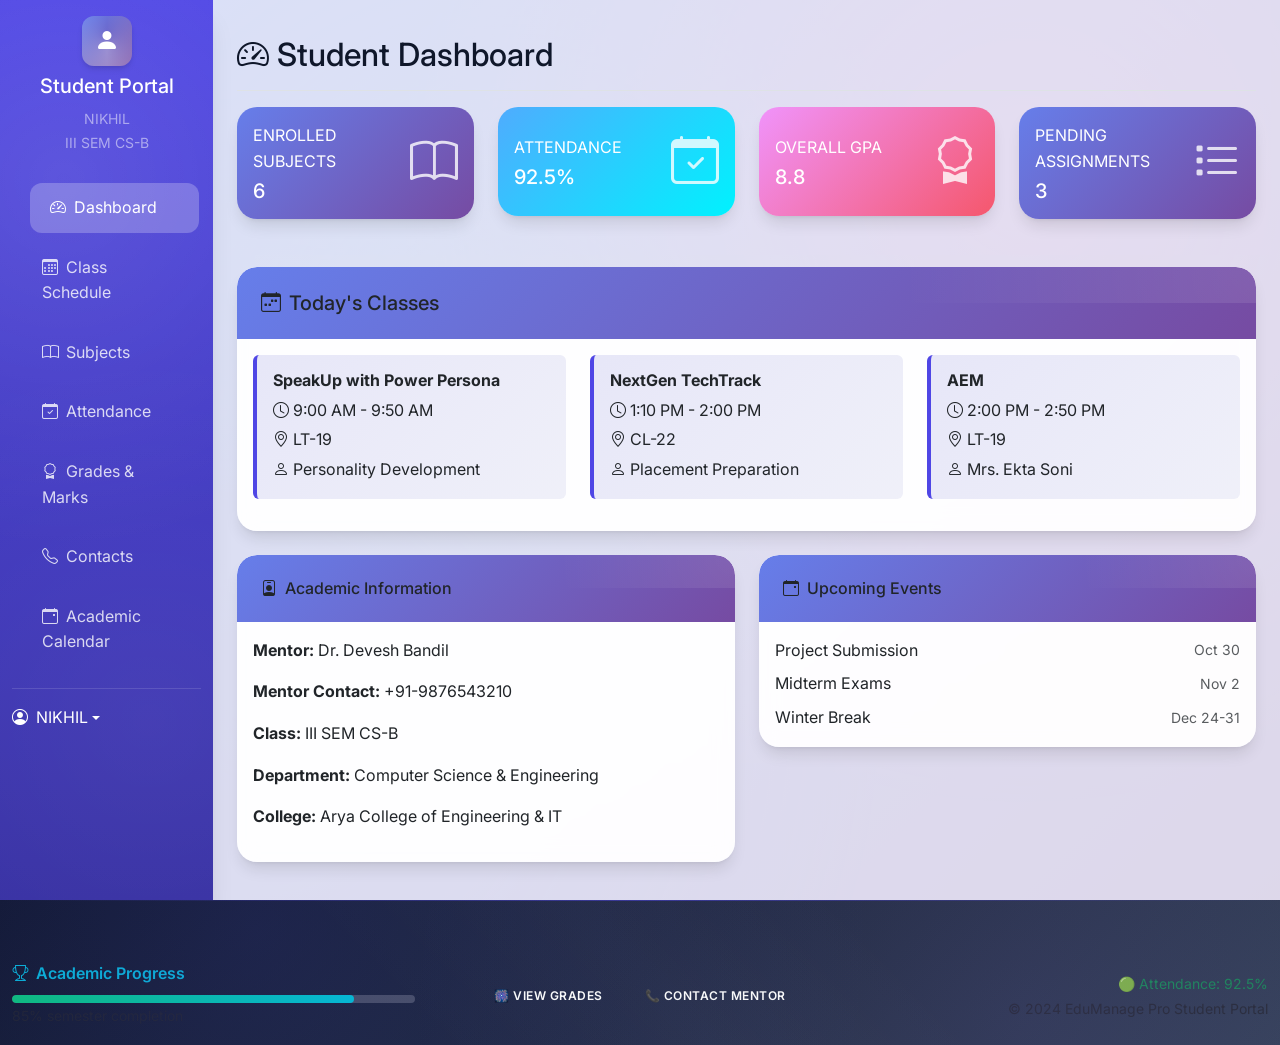
<file: frontend/student-dashboard.html>
<!DOCTYPE html>
<html lang="en">
<head>
    <meta charset="UTF-8">
    <meta name="viewport" content="width=device-width, initial-scale=1.0">
    <title>Student Dashboard - SMS</title>
    <link href="https://cdn.jsdelivr.net/npm/bootstrap@5.3.0/dist/css/bootstrap.min.css" rel="stylesheet">
    <link href="https://cdn.jsdelivr.net/npm/bootstrap-icons@1.10.0/font/bootstrap-icons.css" rel="stylesheet">
    <link href="css/style.css" rel="stylesheet">
    <link href="css/footer-styles.css" rel="stylesheet">
    <link href="css/enhanced-schedule.css" rel="stylesheet">
</head>
<body>
    <div class="container-fluid">
        <div class="row">
            <!-- Sidebar -->
            <nav class="col-md-3 col-lg-2 d-md-block sidebar collapse">
                <div class="position-sticky pt-3">
                    <div class="text-center mb-4">
                        <div class="logo-icon mx-auto mb-2">
                            <i class="bi bi-person-fill"></i>
                        </div>
                        <h5 class="text-white">Student Portal</h5>
                        <small class="text-white-50">NIKHIL</small>
                        <small class="d-block text-white-50">III SEM CS-B</small>
                    </div>
                    
                    <ul class="nav flex-column">
                        <li class="nav-item">
                            <a class="nav-link active" href="#dashboard" data-section="dashboard">
                                <i class="bi bi-speedometer2 me-2"></i>Dashboard
                            </a>
                        </li>
                        <li class="nav-item">
                            <a class="nav-link" href="#schedule" data-section="schedule">
                                <i class="bi bi-calendar3 me-2"></i>Class Schedule
                            </a>
                        </li>
                        <li class="nav-item">
                            <a class="nav-link" href="#subjects" data-section="subjects">
                                <i class="bi bi-book me-2"></i>Subjects
                            </a>
                        </li>
                        <li class="nav-item">
                            <a class="nav-link" href="#attendance" data-section="attendance">
                                <i class="bi bi-calendar-check me-2"></i>Attendance
                            </a>
                        </li>
                        <li class="nav-item">
                            <a class="nav-link" href="#grades" data-section="grades">
                                <i class="bi bi-award me-2"></i>Grades & Marks
                            </a>
                        </li>
                        <li class="nav-item">
                            <a class="nav-link" href="#contacts" data-section="contacts">
                                <i class="bi bi-telephone me-2"></i>Contacts
                            </a>
                        </li>
                        <li class="nav-item">
                            <a class="nav-link" href="#calendar" data-section="calendar">
                                <i class="bi bi-calendar-event me-2"></i>Academic Calendar
                            </a>
                        </li>
                    </ul>
                    
                    <hr class="text-white-50">
                    <div class="dropdown">
                        <a href="#" class="d-flex align-items-center text-white text-decoration-none dropdown-toggle" 
                           data-bs-toggle="dropdown">
                            <i class="bi bi-person-circle me-2"></i>
                            <span>NIKHIL</span>
                        </a>
                        <ul class="dropdown-menu dropdown-menu-dark">
                            <li><a class="dropdown-item" href="#" onclick="showSettings()"><i class="bi bi-gear me-2"></i>Settings</a></li>
                            <li><hr class="dropdown-divider"></li>
                            <li><a class="dropdown-item" href="#" onclick="logout()">
                                <i class="bi bi-box-arrow-right me-2"></i>Logout</a></li>
                        </ul>
                    </div>
                </div>
            </nav>

            <!-- Main Content -->
            <main class="col-md-9 ms-sm-auto col-lg-10 px-md-4 main-content">
                <!-- Dashboard Section -->
                <div id="dashboard-section" class="content-section">
                    <div class="d-flex justify-content-between flex-wrap flex-md-nowrap align-items-center pt-3 pb-2 mb-3 border-bottom">
                        <h1 class="h2"><i class="bi bi-speedometer2 me-2"></i>Student Dashboard</h1>
                    </div>

                    <!-- Stats Cards -->
                    <div class="row mb-4">
                        <div class="col-xl-3 col-md-6 mb-4">
                            <div class="card stats-card fade-in">
                                <div class="card-body">
                                    <div class="row no-gutters align-items-center">
                                        <div class="col mr-2">
                                            <div class="text-xs font-weight-bold text-uppercase mb-1">Enrolled Subjects</div>
                                            <div class="h5 mb-0 font-weight-bold">6</div>
                                        </div>
                                        <div class="col-auto">
                                            <i class="bi bi-book stats-icon"></i>
                                        </div>
                                    </div>
                                </div>
                            </div>
                        </div>
                        <div class="col-xl-3 col-md-6 mb-4">
                            <div class="card stats-card-success fade-in">
                                <div class="card-body">
                                    <div class="row no-gutters align-items-center">
                                        <div class="col mr-2">
                                            <div class="text-xs font-weight-bold text-uppercase mb-1">Attendance</div>
                                            <div class="h5 mb-0 font-weight-bold">92.5%</div>
                                        </div>
                                        <div class="col-auto">
                                            <i class="bi bi-calendar-check stats-icon"></i>
                                        </div>
                                    </div>
                                </div>
                            </div>
                        </div>
                        <div class="col-xl-3 col-md-6 mb-4">
                            <div class="card stats-card-warning fade-in">
                                <div class="card-body">
                                    <div class="row no-gutters align-items-center">
                                        <div class="col mr-2">
                                            <div class="text-xs font-weight-bold text-uppercase mb-1">Overall GPA</div>
                                            <div class="h5 mb-0 font-weight-bold">8.8</div>
                                        </div>
                                        <div class="col-auto">
                                            <i class="bi bi-award stats-icon"></i>
                                        </div>
                                    </div>
                                </div>
                            </div>
                        </div>
                        <div class="col-xl-3 col-md-6 mb-4">
                            <div class="card stats-card-info fade-in">
                                <div class="card-body">
                                    <div class="row no-gutters align-items-center">
                                        <div class="col mr-2">
                                            <div class="text-xs font-weight-bold text-uppercase mb-1">Pending Assignments</div>
                                            <div class="h5 mb-0 font-weight-bold">3</div>
                                        </div>
                                        <div class="col-auto">
                                            <i class="bi bi-list-task stats-icon"></i>
                                        </div>
                                    </div>
                                </div>
                            </div>
                        </div>
                    </div>

                    <!-- Today's Schedule -->
                    <div class="card mb-4">
                        <div class="card-header">
                            <h5 class="mb-0"><i class="bi bi-calendar-week me-2"></i>Today's Classes</h5>
                        </div>
                        <div class="card-body">
                            <div class="row">
                                <div class="col-md-4 mb-3">
                                    <div class="schedule-item p-3 bg-light rounded">
                                        <h6 class="fw-bold">SpeakUp with Power Persona</h6>
                                        <p class="mb-1"><i class="bi bi-clock me-1"></i>9:00 AM - 9:50 AM</p>
                                        <p class="mb-1"><i class="bi bi-geo-alt me-1"></i>LT-19</p>
                                        <p class="mb-0"><i class="bi bi-person me-1"></i>Personality Development</p>
                                    </div>
                                </div>
                                <div class="col-md-4 mb-3">
                                    <div class="schedule-item p-3 bg-light rounded">
                                        <h6 class="fw-bold">NextGen TechTrack</h6>
                                        <p class="mb-1"><i class="bi bi-clock me-1"></i>1:10 PM - 2:00 PM</p>
                                        <p class="mb-1"><i class="bi bi-geo-alt me-1"></i>CL-22</p>
                                        <p class="mb-0"><i class="bi bi-person me-1"></i>Placement Preparation</p>
                                    </div>
                                </div>
                                <div class="col-md-4 mb-3">
                                    <div class="schedule-item p-3 bg-light rounded">
                                        <h6 class="fw-bold">AEM</h6>
                                        <p class="mb-1"><i class="bi bi-clock me-1"></i>2:00 PM - 2:50 PM</p>
                                        <p class="mb-1"><i class="bi bi-geo-alt me-1"></i>LT-19</p>
                                        <p class="mb-0"><i class="bi bi-person me-1"></i>Mrs. Ekta Soni</p>
                                    </div>
                                </div>
                            </div>
                        </div>
                    </div>

                    <!-- Academic Info -->
                    <div class="row">
                        <div class="col-md-6">
                            <div class="card">
                                <div class="card-header">
                                    <h6 class="mb-0"><i class="bi bi-person-badge me-2"></i>Academic Information</h6>
                                </div>
                                <div class="card-body">
                                    <p><strong>Mentor:</strong> Dr. Devesh Bandil</p>
                                    <p><strong>Mentor Contact:</strong> +91-9876543210</p>
                                    <p><strong>Class:</strong> III SEM CS-B</p>
                                    <p><strong>Department:</strong> Computer Science & Engineering</p>
                                    <p><strong>College:</strong> Arya College of Engineering & IT</p>
                                </div>
                            </div>
                        </div>
                        <div class="col-md-6">
                            <div class="card">
                                <div class="card-header">
                                    <h6 class="mb-0"><i class="bi bi-calendar-event me-2"></i>Upcoming Events</h6>
                                </div>
                                <div class="card-body">
                                    <div class="d-flex justify-content-between align-items-center mb-2">
                                        <span>Project Submission</span>
                                        <small class="text-muted">Oct 30</small>
                                    </div>
                                    <div class="d-flex justify-content-between align-items-center mb-2">
                                        <span>Midterm Exams</span>
                                        <small class="text-muted">Nov 2</small>
                                    </div>
                                    <div class="d-flex justify-content-between align-items-center">
                                        <span>Winter Break</span>
                                        <small class="text-muted">Dec 24-31</small>
                                    </div>
                                </div>
                            </div>
                        </div>
                    </div>
                </div>

                <!-- Attendance Section -->
                <div id="attendance-section" class="content-section d-none">
                    <div class="d-flex justify-content-between flex-wrap flex-md-nowrap align-items-center pt-3 pb-2 mb-3 border-bottom">
                        <h1 class="h2"><i class="bi bi-calendar-check me-2"></i>My Attendance</h1>
                    </div>

                    <div class="card">
                        <div class="card-body">
                            <div class="table-responsive">
                                <table class="table table-hover">
                                    <thead>
                                        <tr>
                                            <th>Subject</th>
                                            <th>Total Classes</th>
                                            <th>Present</th>
                                            <th>Absent</th>
                                            <th>Percentage</th>
                                            <th>Status</th>
                                        </tr>
                                    </thead>
                                    <tbody>
                                        <tr>
                                            <td>Software Engineering (SE)</td>
                                            <td>20</td>
                                            <td>19</td>
                                            <td>1</td>
                                            <td>95.0%</td>
                                            <td><span class="badge bg-success">Excellent</span></td>
                                        </tr>
                                        <tr>
                                            <td>OOPS</td>
                                            <td>18</td>
                                            <td>17</td>
                                            <td>1</td>
                                            <td>94.4%</td>
                                            <td><span class="badge bg-success">Excellent</span></td>
                                        </tr>
                                        <tr>
                                            <td>Data Structures & Algorithms (DSA)</td>
                                            <td>22</td>
                                            <td>19</td>
                                            <td>3</td>
                                            <td>86.4%</td>
                                            <td><span class="badge bg-warning">Needs Attention</span></td>
                                        </tr>
                                        <tr>
                                            <td>Digital Electronics (DE)</td>
                                            <td>25</td>
                                            <td>24</td>
                                            <td>1</td>
                                            <td>96.0%</td>
                                            <td><span class="badge bg-success">Excellent</span></td>
                                        </tr>
                                        <tr>
                                            <td>MEFA</td>
                                            <td>12</td>
                                            <td>11</td>
                                            <td>1</td>
                                            <td>91.7%</td>
                                            <td><span class="badge bg-success">Good</span></td>
                                        </tr>
                                        <tr>
                                            <td>Applied Engineering Management (AEM)</td>
                                            <td>15</td>
                                            <td>14</td>
                                            <td>1</td>
                                            <td>93.3%</td>
                                            <td><span class="badge bg-success">Good</span></td>
                                        </tr>
                                    </tbody>
                                </table>
                            </div>
                        </div>
                    </div>
                </div>

                <!-- Grades Section -->
                <div id="grades-section" class="content-section d-none">
                    <div class="d-flex justify-content-between flex-wrap flex-md-nowrap align-items-center pt-3 pb-2 mb-3 border-bottom">
                        <h1 class="h2"><i class="bi bi-award me-2"></i>Grades & Marks</h1>
                    </div>

                    <div class="card">
                        <div class="card-body">
                            <div class="table-responsive">
                                <table class="table table-hover">
                                    <thead>
                                        <tr>
                                            <th>Subject</th>
                                            <th>Midterm</th>
                                            <th>Final</th>
                                            <th>Assignments</th>
                                            <th>Total</th>
                                            <th>Grade</th>
                                        </tr>
                                    </thead>
                                    <tbody>
                                        <tr>
                                            <td>Software Engineering (SE)</td>
                                            <td>85/100</td>
                                            <td>Pending</td>
                                            <td>90/100</td>
                                            <td>87.5%</td>
                                            <td><span class="badge bg-success">A</span></td>
                                        </tr>
                                        <tr>
                                            <td>OOPS</td>
                                            <td>82/100</td>
                                            <td>Pending</td>
                                            <td>88/100</td>
                                            <td>85.0%</td>
                                            <td><span class="badge bg-success">A-</span></td>
                                        </tr>
                                        <tr>
                                            <td>Data Structures & Algorithms (DSA)</td>
                                            <td>75/100</td>
                                            <td>Pending</td>
                                            <td>80/100</td>
                                            <td>77.5%</td>
                                            <td><span class="badge bg-info">B</span></td>
                                        </tr>
                                        <tr>
                                            <td>Digital Electronics (DE)</td>
                                            <td>88/100</td>
                                            <td>Pending</td>
                                            <td>92/100</td>
                                            <td>90.0%</td>
                                            <td><span class="badge bg-success">A+</span></td>
                                        </tr>
                                        <tr>
                                            <td>MEFA</td>
                                            <td>78/100</td>
                                            <td>Pending</td>
                                            <td>82/100</td>
                                            <td>80.0%</td>
                                            <td><span class="badge bg-primary">B+</span></td>
                                        </tr>
                                        <tr>
                                            <td>Applied Engineering Management (AEM)</td>
                                            <td>80/100</td>
                                            <td>Pending</td>
                                            <td>85/100</td>
                                            <td>82.5%</td>
                                            <td><span class="badge bg-primary">B+</span></td>
                                        </tr>
                                    </tbody>
                                </table>
                            </div>
                        </div>
                    </div>
                </div>

                <!-- Contacts Section -->
                <div id="contacts-section" class="content-section d-none">
                    <div class="d-flex justify-content-between flex-wrap flex-md-nowrap align-items-center pt-3 pb-2 mb-3 border-bottom">
                        <h1 class="h2"><i class="bi bi-telephone me-2"></i>Important Contacts</h1>
                    </div>

                    <div class="row">
                        <div class="col-md-6 mb-4">
                            <div class="card">
                                <div class="card-header">
                                    <h6 class="mb-0"><i class="bi bi-person-badge me-2"></i>Academic Contacts</h6>
                                </div>
                                <div class="card-body">
                                    <div class="contact-item mb-3">
                                        <h6>Mentor - Dr. Devesh Bandil</h6>
                                        <p class="mb-1"><i class="bi bi-telephone me-1"></i>+91-9876543210</p>
                                        <p class="mb-0"><i class="bi bi-envelope me-1"></i>devesh.bandil@aryacollege.in</p>
                                    </div>
                                    <div class="contact-item">
                                        <h6>HOD - Prof. Akhil Pandey</h6>
                                        <p class="mb-1"><i class="bi bi-telephone me-1"></i>+91-9876543300</p>
                                        <p class="mb-0"><i class="bi bi-envelope me-1"></i>akhil.pandey@aryacollege.in</p>
                                    </div>
                                </div>
                            </div>
                        </div>
                        <div class="col-md-6 mb-4">
                            <div class="card">
                                <div class="card-header">
                                    <h6 class="mb-0"><i class="bi bi-building me-2"></i>Administrative Contacts</h6>
                                </div>
                                <div class="card-body">
                                    <div class="contact-item mb-3">
                                        <h6>Registrar Office</h6>
                                        <p class="mb-1"><i class="bi bi-telephone me-1"></i>+1-555-0401</p>
                                        <p class="mb-0"><i class="bi bi-envelope me-1"></i>registrar@sms.edu</p>
                                    </div>
                                    <div class="contact-item">
                                        <h6>Student Services</h6>
                                        <p class="mb-1"><i class="bi bi-telephone me-1"></i>+1-555-0501</p>
                                        <p class="mb-0"><i class="bi bi-envelope me-1"></i>services@sms.edu</p>
                                    </div>
                                </div>
                            </div>
                        </div>
                    </div>
                </div>

                <!-- Schedule Section -->
                <div id="schedule-section" class="content-section d-none">
                    <div class="d-flex justify-content-between flex-wrap flex-md-nowrap align-items-center pt-3 pb-2 mb-3 border-bottom">
                        <h1 class="h2"><i class="bi bi-calendar3 me-2"></i>Class Schedule</h1>
                        <div class="btn-toolbar mb-2 mb-md-0">
                            <div class="btn-group me-2">
                                <button type="button" class="btn btn-sm btn-outline-secondary active" onclick="showWeekView()">Week View</button>
                                <div class="dropdown">
                                    <button class="btn btn-sm btn-outline-secondary dropdown-toggle" type="button" data-bs-toggle="dropdown">
                                        Day View
                                    </button>
                                    <ul class="dropdown-menu">
                                        <li><a class="dropdown-item" href="#" onclick="showDaySchedule('Monday')">Monday</a></li>
                                        <li><a class="dropdown-item" href="#" onclick="showDaySchedule('Tuesday')">Tuesday</a></li>
                                        <li><a class="dropdown-item" href="#" onclick="showDaySchedule('Wednesday')">Wednesday</a></li>
                                        <li><a class="dropdown-item" href="#" onclick="showDaySchedule('Thursday')">Thursday</a></li>
                                        <li><a class="dropdown-item" href="#" onclick="showDaySchedule('Friday')">Friday</a></li>
                                        <li><a class="dropdown-item" href="#" onclick="showDaySchedule('Saturday')">Saturday</a></li>
                                    </ul>
                                </div>
                            </div>
                        </div>
                    </div>

                    <!-- Enhanced Timetable Header -->
                    <div class="schedule-header mb-4">
                        <div class="row">
                            <div class="col-md-8">
                                <h3 class="text-primary mb-1">III SEM CS-B Timetable</h3>
                                <p class="text-muted mb-0">Arya College of Engineering & IT | Mentor: Dr. Devesh Bandil</p>
                            </div>
                            <div class="col-md-4 text-end">
                                <span class="badge bg-success fs-6">W.E.F. 18-08-2025</span>
                            </div>
                        </div>
                    </div>

                    <!-- Quick Stats -->
                    <div class="row mb-4">
                        <div class="col-md-3 col-6 mb-3">
                            <div class="card text-center bg-primary text-white">
                                <div class="card-body py-3">
                                    <i class="bi bi-clock-history fs-2 mb-2"></i>
                                    <h5 class="mb-0">32</h5>
                                    <small>Hours/Week</small>
                                </div>
                            </div>
                        </div>
                        <div class="col-md-3 col-6 mb-3">
                            <div class="card text-center bg-success text-white">
                                <div class="card-body py-3">
                                    <i class="bi bi-book fs-2 mb-2"></i>
                                    <h5 class="mb-0">6</h5>
                                    <small>Subjects</small>
                                </div>
                            </div>
                        </div>
                        <div class="col-md-3 col-6 mb-3">
                            <div class="card text-center bg-warning text-white">
                                <div class="card-body py-3">
                                    <i class="bi bi-laptop fs-2 mb-2"></i>
                                    <h5 class="mb-0">4</h5>
                                    <small>Lab Sessions</small>
                                </div>
                            </div>
                        </div>
                        <div class="col-md-3 col-6 mb-3">
                            <div class="card text-center bg-info text-white">
                                <div class="card-body py-3">
                                    <i class="bi bi-people fs-2 mb-2"></i>
                                    <h5 class="mb-0">6</h5>
                                    <small>Faculty</small>
                                </div>
                            </div>
                        </div>
                    </div>

                    <!-- Interactive Timetable -->
                    <div class="card mb-4">
                        <div class="card-header d-flex justify-content-between align-items-center">
                            <h5 class="mb-0"><i class="bi bi-calendar-week me-2"></i>Weekly Schedule</h5>
                            <div class="schedule-legend">
                                <span class="badge bg-primary me-1">Theory</span>
                                <span class="badge bg-success me-1">Lab</span>
                                <span class="badge bg-warning me-1">Special</span>
                            </div>
                        </div>
                        <div class="card-body p-0">
                            <div class="table-responsive">
                                <table class="table table-bordered schedule-table mb-0">
                                    <thead class="table-dark">
                                        <tr>
                                            <th class="sticky-col">Day</th>
                                            <th class="text-center">I<br><small>9:00-9:50</small></th>
                                            <th class="text-center">II<br><small>9:50-10:40</small></th>
                                            <th class="text-center">III<br><small>10:40-11:30</small></th>
                                            <th class="text-center">IV<br><small>11:30-12:20</small></th>
                                            <th class="text-center break-col">Break<br><small>12:20-1:10</small></th>
                                            <th class="text-center">V<br><small>1:10-2:00</small></th>
                                            <th class="text-center">VI<br><small>2:00-2:50</small></th>
                                            <th class="text-center">VII<br><small>2:50-3:40</small></th>
                                        </tr>
                                    </thead>
                                    <tbody>
                                        <tr>
                                            <td class="sticky-col fw-bold">Monday</td>
                                            <td colspan="4" class="schedule-cell special-class">
                                                <div class="class-info">
                                                    <strong>SpeakUp with Power Persona</strong>
                                                    <small class="d-block text-muted">LT-19 | Build the Best Version of You</small>
                                                </div>
                                            </td>
                                            <td class="break-cell bg-gradient">🍽️</td>
                                            <td colspan="2" class="schedule-cell special-class">
                                                <div class="class-info">
                                                    <strong>NextGen TechTrack</strong>
                                                    <small class="d-block text-muted">CL-22 | Focused Competitive Edge</small>
                                                </div>
                                            </td>
                                            <td class="schedule-cell theory-class">
                                                <div class="class-info">
                                                    <strong>AEM</strong>
                                                    <small class="d-block text-muted">LT-19 | Mrs. Ekta Soni</small>
                                                </div>
                                            </td>
                                        </tr>
                                        <tr>
                                            <td class="sticky-col fw-bold">Tuesday</td>
                                            <td colspan="2" class="schedule-cell lab-class">
                                                <div class="class-info">
                                                    <strong>DE LAB</strong>
                                                    <small class="d-block text-muted">DE LAB | Er. Chhavi Gupta</small>
                                                </div>
                                            </td>
                                            <td class="schedule-cell theory-class">
                                                <div class="class-info">
                                                    <strong>DE</strong>
                                                    <small class="d-block text-muted">LT-18 | Er. Chhavi Gupta</small>
                                                </div>
                                            </td>
                                            <td class="schedule-cell theory-class">
                                                <div class="class-info">
                                                    <strong>MEFA</strong>
                                                    <small class="d-block text-muted">LT-18 | Mr. Harshit Agarwal</small>
                                                </div>
                                            </td>
                                            <td class="break-cell bg-gradient">🍽️</td>
                                            <td colspan="2" class="schedule-cell special-class">
                                                <div class="class-info">
                                                    <strong>NextGen TechTrack</strong>
                                                    <small class="d-block text-muted">CL-22 | Focused Competitive Edge</small>
                                                </div>
                                            </td>
                                            <td class="schedule-cell theory-class">
                                                <div class="class-info">
                                                    <strong>DSA</strong>
                                                    <small class="d-block text-muted">LT-18 | Dr. Rajeev Kumar</small>
                                                </div>
                                            </td>
                                        </tr>
                                        <tr>
                                            <td class="sticky-col fw-bold">Wednesday</td>
                                            <td class="schedule-cell theory-class">
                                                <div class="class-info">
                                                    <strong>DE</strong>
                                                    <small class="d-block text-muted">LT-19 | Er. Chhavi Gupta</small>
                                                </div>
                                            </td>
                                            <td class="schedule-cell theory-class">
                                                <div class="class-info">
                                                    <strong>SE</strong>
                                                    <small class="d-block text-muted">LT-19 | Dr. Vishal Shrivastava</small>
                                                </div>
                                            </td>
                                            <td colspan="2" class="schedule-cell lab-class">
                                                <div class="class-info">
                                                    <strong>DSA LAB</strong>
                                                    <small class="d-block text-muted">CL-05 | Dr. Rajeev Kumar</small>
                                                </div>
                                            </td>
                                            <td class="break-cell bg-gradient">🍽️</td>
                                            <td class="schedule-cell theory-class">
                                                <div class="class-info">
                                                    <strong>DSA</strong>
                                                    <small class="d-block text-muted">LT-19 | Dr. Rajeev Kumar</small>
                                                </div>
                                            </td>
                                            <td class="schedule-cell theory-class">
                                                <div class="class-info">
                                                    <strong>AEM</strong>
                                                    <small class="d-block text-muted">LT-19 | Mrs. Ekta Soni</small>
                                                </div>
                                            </td>
                                            <td class="schedule-cell theory-class">
                                                <div class="class-info">
                                                    <strong>OOPS</strong>
                                                    <small class="d-block text-muted">LT-19 | Dr. Devesh Bandil</small>
                                                </div>
                                            </td>
                                        </tr>
                                        <tr>
                                            <td class="sticky-col fw-bold">Thursday</td>
                                            <td colspan="2" class="schedule-cell special-class">
                                                <div class="class-info">
                                                    <strong>NextGen TechTrack</strong>
                                                    <small class="d-block text-muted">CL-22 | Focused Competitive Edge</small>
                                                </div>
                                            </td>
                                            <td colspan="2" class="schedule-cell lab-class">
                                                <div class="class-info">
                                                    <strong>DSA LAB</strong>
                                                    <small class="d-block text-muted">CL-05 | Dr. Rajeev Kumar</small>
                                                </div>
                                            </td>
                                            <td class="break-cell bg-gradient">🍽️</td>
                                            <td class="schedule-cell theory-class">
                                                <div class="class-info">
                                                    <strong>SE</strong>
                                                    <small class="d-block text-muted">LT-18 | Dr. Vishal Shrivastava</small>
                                                </div>
                                            </td>
                                            <td class="schedule-cell theory-class">
                                                <div class="class-info">
                                                    <strong>MEFA</strong>
                                                    <small class="d-block text-muted">LT-18 | Mr. Harshit Agarwal</small>
                                                </div>
                                            </td>
                                            <td class="schedule-cell theory-class">
                                                <div class="class-info">
                                                    <strong>DE</strong>
                                                    <small class="d-block text-muted">LT-18 | Er. Chhavi Gupta</small>
                                                </div>
                                            </td>
                                        </tr>
                                        <tr>
                                            <td class="sticky-col fw-bold">Friday</td>
                                            <td colspan="2" class="schedule-cell special-class">
                                                <div class="class-info">
                                                    <strong>NextGen TechTrack</strong>
                                                    <small class="d-block text-muted">CL-22 | Focused Competitive Edge</small>
                                                </div>
                                            </td>
                                            <td colspan="2" class="schedule-cell lab-class">
                                                <div class="class-info">
                                                    <strong>SE LAB</strong>
                                                    <small class="d-block text-muted">CL-01 | Dr. Vishal Shrivastava</small>
                                                </div>
                                            </td>
                                            <td class="break-cell bg-gradient">🍽️</td>
                                            <td class="schedule-cell theory-class">
                                                <div class="class-info">
                                                    <strong>OOPS</strong>
                                                    <small class="d-block text-muted">LT-19 | Dr. Devesh Bandil</small>
                                                </div>
                                            </td>
                                            <td colspan="2" class="schedule-cell lab-class">
                                                <div class="class-info">
                                                    <strong>OOPS LAB</strong>
                                                    <small class="d-block text-muted">CL-06 | Dr. Devesh Bandil</small>
                                                </div>
                                            </td>
                                        </tr>
                                        <tr>
                                            <td class="sticky-col fw-bold">Saturday</td>
                                            <td class="schedule-cell theory-class">
                                                <div class="class-info">
                                                    <strong>SE</strong>
                                                    <small class="d-block text-muted">LT-18 | Dr. Vishal Shrivastava</small>
                                                </div>
                                            </td>
                                            <td class="schedule-cell theory-class">
                                                <div class="class-info">
                                                    <strong>AEM</strong>
                                                    <small class="d-block text-muted">LT-18 | Mrs. Ekta Soni</small>
                                                </div>
                                            </td>
                                            <td colspan="2" class="schedule-cell lab-class">
                                                <div class="class-info">
                                                    <strong>OOPS LAB</strong>
                                                    <small class="d-block text-muted">CL-06 | Dr. Devesh Bandil</small>
                                                </div>
                                            </td>
                                            <td class="break-cell bg-gradient">🍽️</td>
                                            <td colspan="3" class="schedule-cell special-class">
                                                <div class="class-info">
                                                    <strong>Club Activity</strong>
                                                    <small class="d-block text-muted">Various Venues</small>
                                                </div>
                                            </td>
                                        </tr>
                                    </tbody>
                                </table>
                            </div>
                        </div>
                    </div>

                    <!-- Faculty & Room Info -->
                    <div class="row">
                        <div class="col-md-6 mb-4">
                            <div class="card">
                                <div class="card-header">
                                    <h6 class="mb-0"><i class="bi bi-person-badge me-2"></i>Faculty Information</h6>
                                </div>
                                <div class="card-body">
                                    <div class="row g-2">
                                        <div class="col-6">
                                            <div class="faculty-card p-2 border rounded">
                                                <strong>Dr. Vishal Shrivastava</strong>
                                                <small class="d-block text-muted">SE</small>
                                            </div>
                                        </div>
                                        <div class="col-6">
                                            <div class="faculty-card p-2 border rounded">
                                                <strong>Dr. Devesh Bandil</strong>
                                                <small class="d-block text-muted">OOPS (Mentor)</small>
                                            </div>
                                        </div>
                                        <div class="col-6">
                                            <div class="faculty-card p-2 border rounded">
                                                <strong>Dr. Rajeev Kumar</strong>
                                                <small class="d-block text-muted">DSA</small>
                                            </div>
                                        </div>
                                        <div class="col-6">
                                            <div class="faculty-card p-2 border rounded">
                                                <strong>Er. Chhavi Gupta</strong>
                                                <small class="d-block text-muted">DE</small>
                                            </div>
                                        </div>
                                        <div class="col-6">
                                            <div class="faculty-card p-2 border rounded">
                                                <strong>Mrs. Ekta Soni</strong>
                                                <small class="d-block text-muted">AEM</small>
                                            </div>
                                        </div>
                                        <div class="col-6">
                                            <div class="faculty-card p-2 border rounded">
                                                <strong>Mr. Harshit Agarwal</strong>
                                                <small class="d-block text-muted">MEFA</small>
                                            </div>
                                        </div>
                                    </div>
                                </div>
                            </div>
                        </div>
                        <div class="col-md-6 mb-4">
                            <div class="card">
                                <div class="card-header">
                                    <h6 class="mb-0"><i class="bi bi-geo-alt me-2"></i>Room Locations</h6>
                                </div>
                                <div class="card-body">
                                    <div class="room-legend">
                                        <div class="d-flex justify-content-between mb-2">
                                            <span><i class="bi bi-building me-1"></i>LT-18, LT-19</span>
                                            <small class="text-muted">Lecture Theatres</small>
                                        </div>
                                        <div class="d-flex justify-content-between mb-2">
                                            <span><i class="bi bi-laptop me-1"></i>CL-01, CL-05, CL-06, CL-22</span>
                                            <small class="text-muted">Computer Labs</small>
                                        </div>
                                        <div class="d-flex justify-content-between mb-2">
                                            <span><i class="bi bi-cpu me-1"></i>DE LAB</span>
                                            <small class="text-muted">Digital Electronics Lab</small>
                                        </div>
                                        <hr>
                                        <div class="text-center">
                                            <small class="text-muted">📍 All rooms are in the main academic block</small>
                                        </div>
                                    </div>
                                </div>
                            </div>
                        </div>
                    </div>
                </div>

                <!-- Subjects Section -->
                <div id="subjects-section" class="content-section d-none">
                    <div class="d-flex justify-content-between flex-wrap flex-md-nowrap align-items-center pt-3 pb-2 mb-3 border-bottom">
                        <h1 class="h2"><i class="bi bi-book me-2"></i>My Subjects</h1>
                    </div>

                    <div class="row">
                        <div class="col-md-6 mb-4">
                            <div class="card subject-card">
                                <div class="card-header bg-primary text-white">
                                    <h5 class="mb-0"><i class="bi bi-laptop me-2"></i>Software Engineering (SE)</h5>
                                </div>
                                <div class="card-body">
                                    <p><strong>Teacher:</strong> Dr. Vishal Shrivastava</p>
                                    <p><strong>Lab Teacher:</strong> Dr. Vishal Shrivastava</p>
                                    <p><strong>Room:</strong> LT-18, CL-01</p>
                                    <p><strong>Schedule:</strong> Tue, Wed, Thu, Sat</p>
                                    <div class="d-flex justify-content-between">
                                        <span class="badge bg-success">Current Grade: A</span>
                                        <span class="badge bg-info">Attendance: 95%</span>
                                    </div>
                                </div>
                            </div>
                        </div>
                        <div class="col-md-6 mb-4">
                            <div class="card subject-card">
                                <div class="card-header bg-success text-white">
                                    <h5 class="mb-0"><i class="bi bi-code-square me-2"></i>Object Oriented Programming (OOPS)</h5>
                                </div>
                                <div class="card-body">
                                    <p><strong>Teacher:</strong> Dr. Devesh Bandil (Mentor)</p>
                                    <p><strong>Lab Teacher:</strong> Dr. Devesh Bandil</p>
                                    <p><strong>Room:</strong> LT-19, CL-06</p>
                                    <p><strong>Schedule:</strong> Wed, Fri, Sat</p>
                                    <div class="d-flex justify-content-between">
                                        <span class="badge bg-primary">Current Grade: A-</span>
                                        <span class="badge bg-info">Attendance: 92%</span>
                                    </div>
                                </div>
                            </div>
                        </div>
                        <div class="col-md-6 mb-4">
                            <div class="card subject-card">
                                <div class="card-header bg-warning text-white">
                                    <h5 class="mb-0"><i class="bi bi-diagram-3 me-2"></i>Data Structures & Algorithms (DSA)</h5>
                                </div>
                                <div class="card-body">
                                    <p><strong>Teacher:</strong> Dr. Rajeev Kumar</p>
                                    <p><strong>Lab Teacher:</strong> Dr. Rajeev Kumar / Er. Rajni Chouhan</p>
                                    <p><strong>Room:</strong> LT-18, CL-05</p>
                                    <p><strong>Schedule:</strong> Tue, Wed, Thu</p>
                                    <div class="d-flex justify-content-between">
                                        <span class="badge bg-info">Current Grade: B+</span>
                                        <span class="badge bg-warning">Attendance: 89%</span>
                                    </div>
                                </div>
                            </div>
                        </div>
                        <div class="col-md-6 mb-4">
                            <div class="card subject-card">
                                <div class="card-header bg-info text-white">
                                    <h5 class="mb-0"><i class="bi bi-cpu me-2"></i>Digital Electronics (DE)</h5>
                                </div>
                                <div class="card-body">
                                    <p><strong>Teacher:</strong> Er. Chhavi Gupta</p>
                                    <p><strong>Lab Teacher:</strong> Er. Chhavi Gupta</p>
                                    <p><strong>Room:</strong> LT-18, DE LAB</p>
                                    <p><strong>Schedule:</strong> Tue, Wed, Thu, Fri</p>
                                    <div class="d-flex justify-content-between">
                                        <span class="badge bg-success">Current Grade: A</span>
                                        <span class="badge bg-success">Attendance: 94%</span>
                                    </div>
                                </div>
                            </div>
                        </div>
                        <div class="col-md-6 mb-4">
                            <div class="card subject-card">
                                <div class="card-header bg-danger text-white">
                                    <h5 class="mb-0"><i class="bi bi-calculator me-2"></i>Mathematics for Engineers & Applications (MEFA)</h5>
                                </div>
                                <div class="card-body">
                                    <p><strong>Teacher:</strong> Mr. Harshit Agarwal</p>
                                    <p><strong>Room:</strong> LT-18</p>
                                    <p><strong>Schedule:</strong> Tue, Thu</p>
                                    <div class="d-flex justify-content-between">
                                        <span class="badge bg-primary">Current Grade: B+</span>
                                        <span class="badge bg-info">Attendance: 91%</span>
                                    </div>
                                </div>
                            </div>
                        </div>
                        <div class="col-md-6 mb-4">
                            <div class="card subject-card">
                                <div class="card-header bg-secondary text-white">
                                    <h5 class="mb-0"><i class="bi bi-briefcase me-2"></i>Applied Engineering Management (AEM)</h5>
                                </div>
                                <div class="card-body">
                                    <p><strong>Teacher:</strong> Mrs. Ekta Soni</p>
                                    <p><strong>Room:</strong> LT-19, LT-18</p>
                                    <p><strong>Schedule:</strong> Mon, Wed, Sat</p>
                                    <div class="d-flex justify-content-between">
                                        <span class="badge bg-success">Current Grade: A</span>
                                        <span class="badge bg-info">Attendance: 93%</span>
                                    </div>
                                </div>
                            </div>
                        </div>
                    </div>
                </div>

                <!-- Academic Calendar Section -->
                <div id="calendar-section" class="content-section d-none">
                    <div class="d-flex justify-content-between flex-wrap flex-md-nowrap align-items-center pt-3 pb-2 mb-3 border-bottom">
                        <h1 class="h2"><i class="bi bi-calendar-event me-2"></i>Academic Calendar 2025-26</h1>
                    </div>

                    <div class="card mb-3">
                        <div class="card-header">
                            <h5 class="mb-0">ARYA COLLEGE OF ENGINEERING & INFORMATION TECHNOLOGY</h5>
                            <small class="text-muted">Department of CSE/IT/AI&DS - Academic Calendar (2025–26, Odd Semester – UG)</small>
                        </div>
                    </div>

                    <div class="row">
                        <div class="col-md-6 mb-4">
                            <div class="card">
                                <div class="card-header bg-primary text-white">
                                    <h6 class="mb-0">JULY 2025</h6>
                                </div>
                                <div class="card-body">
                                    <div class="calendar-item mb-2">
                                        <strong>3/7/2025</strong> - Commencement of classes III SEM
                                    </div>
                                    <div class="calendar-item">
                                        <strong>7/7/2025</strong> - Orientation Program III SEM
                                    </div>
                                </div>
                            </div>
                        </div>
                        <div class="col-md-6 mb-4">
                            <div class="card">
                                <div class="card-header bg-success text-white">
                                    <h6 class="mb-0">AUGUST 2025</h6>
                                </div>
                                <div class="card-body">
                                    <div class="calendar-item mb-2">
                                        <strong>15/8/2025</strong> - Independence Day Celebration
                                    </div>
                                    <div class="calendar-item mb-2">
                                        <strong>18/8/2025</strong> - Lab Internal Assessment III SEM
                                    </div>
                                    <div class="calendar-item">
                                        <strong>28/8/2025</strong> - First Midterm III SEM
                                    </div>
                                </div>
                            </div>
                        </div>
                        <div class="col-md-6 mb-4">
                            <div class="card">
                                <div class="card-header bg-secondary text-white">
                                    <h6 class="mb-0">SEPTEMBER 2025</h6>
                                </div>
                                <div class="card-body">
                                    <div class="calendar-item mb-2">
                                        <strong>5/9/2025</strong> - Barawafat Holiday
                                    </div>
                                    <div class="calendar-item mb-2">
                                        <strong>12/9/2025</strong> - Commencement of First Midterm of III SEM
                                    </div>
                                    <div class="calendar-item mb-2">
                                        <strong>18/9/2025</strong> - Navratri Sthapana Holiday
                                    </div>
                                    <div class="calendar-item mb-2">
                                        <strong>23/9/2025</strong> - Commencement of Lab Internal Assessment III SEM
                                    </div>
                                    <div class="calendar-item">
                                        <strong>30/9/2025</strong> - Durga Ashtami Holiday
                                    </div>
                                </div>
                            </div>
                        </div>
                        <div class="col-md-6 mb-4">
                            <div class="card">
                                <div class="card-header bg-warning text-white">
                                    <h6 class="mb-0">OCTOBER 2025</h6>
                                </div>
                                <div class="card-body">
                                    <div class="calendar-item mb-2">
                                        <strong>2/10/2025</strong> - Gandhi Jayanti / Dussehra Holiday
                                    </div>
                                    <div class="calendar-item mb-2">
                                        <strong>20-23/10/2025</strong> - Deepawali Holidays
                                    </div>
                                    <div class="calendar-item">
                                        <strong>24/10/2025</strong> - Last Working Day III SEM (As per RTU)
                                    </div>
                                </div>
                            </div>
                        </div>
                        <div class="col-md-6 mb-4">
                            <div class="card">
                                <div class="card-header bg-info text-white">
                                    <h6 class="mb-0">NOVEMBER 2025</h6>
                                </div>
                                <div class="card-body">
                                    <div class="calendar-item mb-2">
                                        <strong>3/11/2025</strong> - Second Midterm III SEM
                                    </div>
                                    <div class="calendar-item">
                                        <strong>7/11/2025</strong> - RTU
                                    </div>
                                </div>
                            </div>
                        </div>
                        <div class="col-md-6 mb-4">
                            <div class="card">
                                <div class="card-header bg-danger text-white">
                                    <h6 class="mb-0">DECEMBER 2025</h6>
                                </div>
                                <div class="card-body">
                                    <div class="calendar-item mb-2">
                                        <strong>2/12/2025</strong> - Commencement of RTU Theory Exam III SEM
                                    </div>
                                    <div class="calendar-item mb-2">
                                        <strong>25/12/2025</strong> - Christmas Holiday
                                    </div>
                                    <div class="calendar-item">
                                        <strong>27/12/2025</strong> - Guru Nanak Jayanti Holiday
                                    </div>
                                </div>
                            </div>
                        </div>
                    </div>

                    <div class="card">
                        <div class="card-header">
                            <h6 class="mb-0">Important Notes</h6>
                        </div>
                        <div class="card-body">
                            <ul class="mb-0">
                                <li>Seminar/Guest Lecture/Industrial Visit/Training Program activities as per timetable</li>
                                <li>Remedial Classes to be conducted as per requirement</li>
                                <li>Academic review Date: Twice in a semester</li>
                                <li>Minor variations permissible as per program requirement</li>
                            </ul>
                            <hr>
                            <small class="text-muted">Signed by: Dr. Akhil Pandey (HOD) | Dated: 27/6/2025</small>
                        </div>
                    </div>
                </div>
            </main>
        </div>
    </div>

    <!-- Interactive Footer -->
    <footer class="modern-footer mt-auto">
        <div class="container-fluid">
            <div class="row align-items-center">
                <div class="col-md-4">
                    <h6><i class="bi bi-trophy me-2"></i>Academic Progress</h6>
                    <div class="progress progress-thin">
                        <div class="progress-bar bg-success progress-85"></div>
                    </div>
                    <small class="text-muted">85% semester completion</small>
                </div>
                <div class="col-md-4 text-center">
                    <div class="d-flex justify-content-center gap-3">
                        <button type="button" class="btn btn-sm btn-outline-light" onclick="quickGrades()">🎆 View Grades</button>
                        <button type="button" class="btn btn-sm btn-outline-light" onclick="contactMentor()">📞 Contact Mentor</button>
                    </div>
                </div>
                <div class="col-md-4 text-end">
                    <small class="text-success">🟢 Attendance: 92.5%</small><br>
                    <small class="text-muted">&copy; 2024 EduManage Pro Student Portal</small>
                </div>
            </div>
        </div>
    </footer>

    <script src="https://cdn.jsdelivr.net/npm/bootstrap@5.3.0/dist/js/bootstrap.bundle.min.js"></script>
    <script src="js/footer-interactions.js"></script>
    <script src="js/student-dashboard.js"></script>
</body>
</html>
</file>
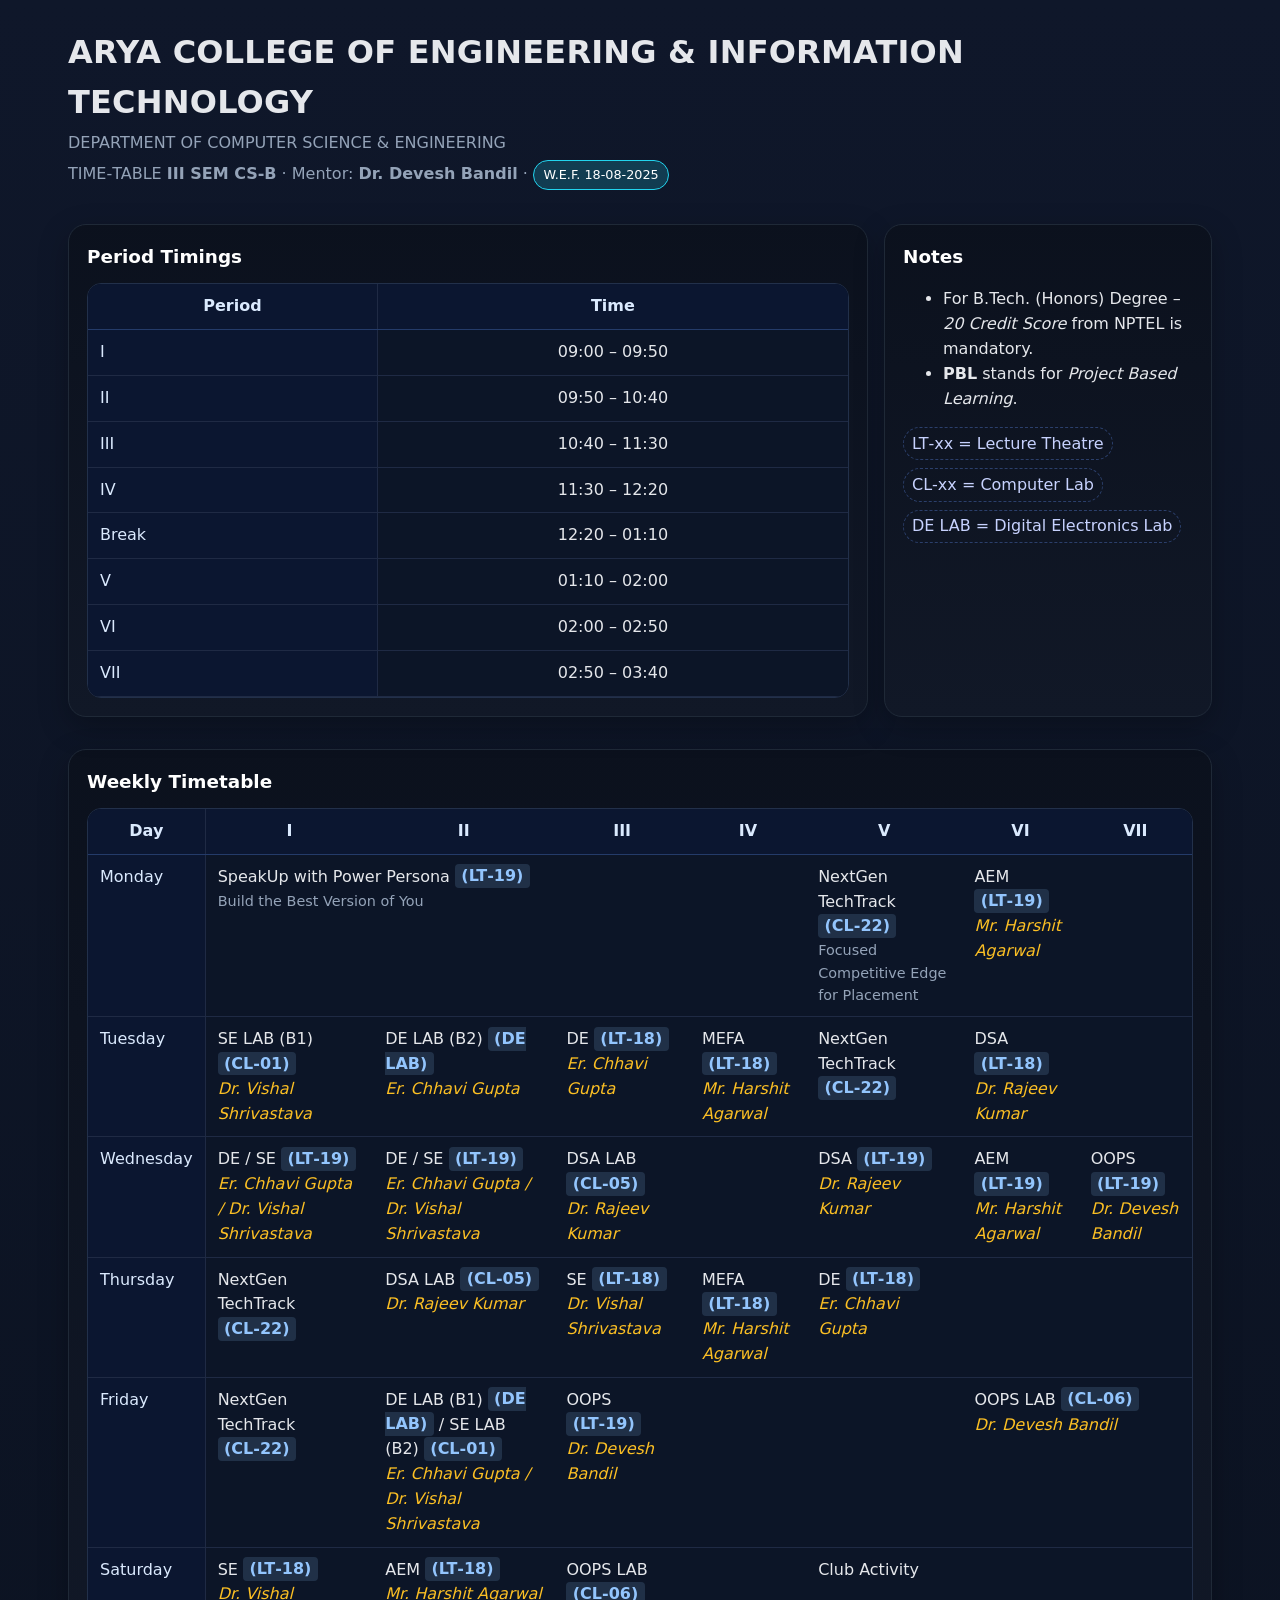
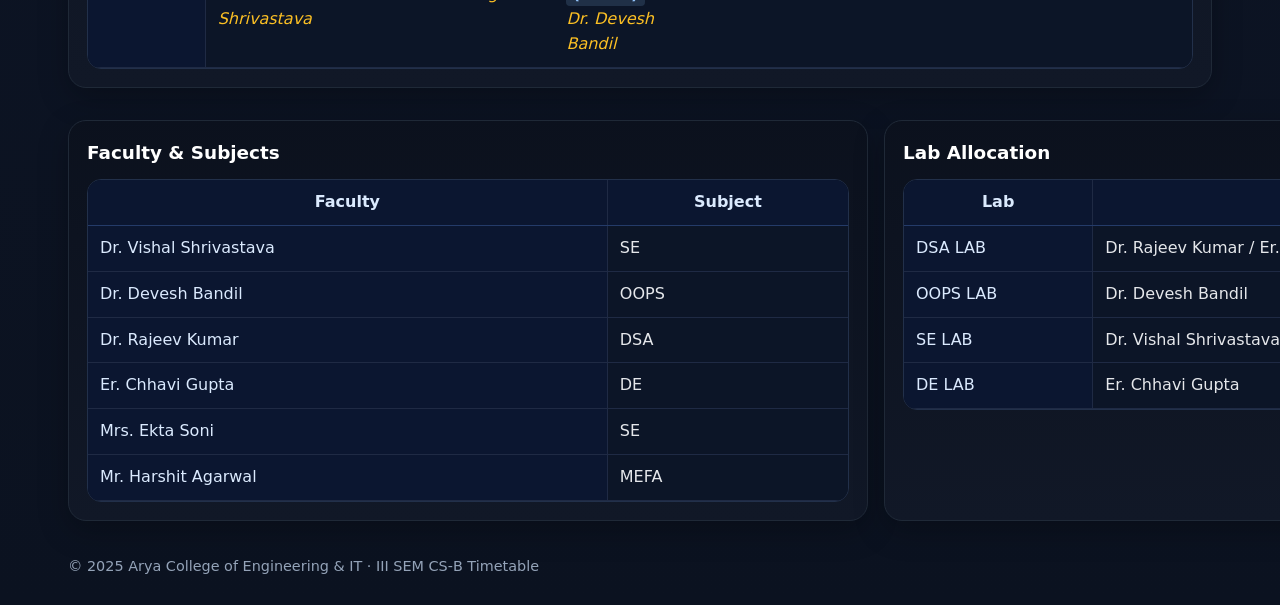
<file: frontend/studenttimetable.html>
<!DOCTYPE html>
<html lang="en">
<head>
  <meta charset="utf-8" />
  <meta name="viewport" content="width=device-width, initial-scale=1" />
  <title>III SEM CS-B – Timetable (Arya College)</title>
  <style>
    :root{
      --bg:#0f172a;        /* slate-900 */
      --panel:#111827;     /* gray-900 */
      --muted:#1f2937;     /* gray-800 */
      --accent:#22d3ee;    /* cyan-400 */
      --accent-2:#a78bfa;  /* violet-400 */
      --text:#e5e7eb;      /* gray-200 */
      --sub:#94a3b8;       /* slate-400 */
      --ok:#34d399;        /* emerald-400 */
      --warn:#fbbf24;      /* amber-400 */
      --danger:#fb7185;    /* rose-400 */
    }
    *{box-sizing:border-box}
    body{margin:0;background:linear-gradient(180deg,var(--bg),#0b1220);color:var(--text);font:16px/1.55 system-ui,-apple-system,Segoe UI,Roboto,Ubuntu,"Helvetica Neue",Arial}
    .container{max-width:1200px;margin-inline:auto;padding:28px}

    header{display:grid;gap:4px;margin-bottom:18px}
    .title{font-weight:800;font-size:clamp(20px,4vw,32px);letter-spacing:.2px}
    .subtitle{color:var(--sub)}
    .badge{display:inline-block;padding:.25rem .6rem;border-radius:999px;background:color-mix(in oklab,var(--accent) 20%, transparent);border:1px solid var(--accent);color:white;font-size:.8rem}

    .card{background:linear-gradient(180deg, color-mix(in oklab, var(--panel) 85%, black), var(--panel));border:1px solid #1f2937;border-radius:18px;box-shadow:0 10px 30px rgba(0,0,0,.25);padding:18px;margin:16px 0}

    h2{margin:0 0 12px;font-size:1.15rem;color:white}

    .grid{display:grid;gap:16px}
    @media (min-width:900px){.grid{grid-template-columns:1.1fr 2fr}}

    .table-wrap{overflow:auto;border-radius:14px;border:1px solid #22304a}
    table{width:100%;border-collapse:collapse;min-width:760px;background:#0c1527}
    th, td{padding:10px 12px;border-bottom:1px solid #1f2a44;vertical-align:top}
    thead th{position:sticky;top:0;background:#0b1630;font-weight:700;color:#dbeafe;border-bottom:1px solid #243b69}
    tbody tr:hover td{background:rgba(148,163,184,.05)}
    th:first-child, td:first-child{position:sticky;left:0;background:#0b1630;color:#dbeafe;border-right:1px solid #1f2a44;z-index:1}
    .center{text-align:center}
    .small{font-size:.9rem;color:var(--sub)}

    .pill{display:inline-block;padding:.25rem .5rem;border-radius:999px;border:1px solid #2b3f6b}
    .room{color:#93c5fd;font-weight:600;background:rgba(147,197,253,.15);padding:.15rem .4rem;border-radius:4px}
    .note{color:#a7f3d0}
    .faculty{color:#fbbf24;font-weight:500;font-style:italic}

    footer{color:var(--sub);margin-top:18px;font-size:.9rem}
    .legend{display:flex;flex-wrap:wrap;gap:.5rem;margin-top:.5rem}
    .legend span{border:1px dashed #2b3f6b;padding:.2rem .5rem;border-radius:999px;color:#c7d2fe}
  </style>
</head>
<body>
  <div class="container">
    <header>
      <div class="title">ARYA COLLEGE OF ENGINEERING &amp; INFORMATION TECHNOLOGY</div>
      <div class="subtitle">DEPARTMENT OF COMPUTER SCIENCE &amp; ENGINEERING</div>
      <div class="subtitle">TIME‑TABLE <strong>III SEM CS‑B</strong> · Mentor: <strong>Dr. Devesh Bandil</strong> · <span class="badge">W.E.F. 18‑08‑2025</span></div>
    </header>

    <section class="grid">
      <div class="card">
        <h2>Period Timings</h2>
        <div class="table-wrap">
          <table>
            <thead>
              <tr>
                <th>Period</th>
                <th class="center">Time</th>
              </tr>
            </thead>
            <tbody>
              <tr><td>I</td><td class="center">09:00 – 09:50</td></tr>
              <tr><td>II</td><td class="center">09:50 – 10:40</td></tr>
              <tr><td>III</td><td class="center">10:40 – 11:30</td></tr>
              <tr><td>IV</td><td class="center">11:30 – 12:20</td></tr>
              <tr><td>Break</td><td class="center">12:20 – 01:10</td></tr>
              <tr><td>V</td><td class="center">01:10 – 02:00</td></tr>
              <tr><td>VI</td><td class="center">02:00 – 02:50</td></tr>
              <tr><td>VII</td><td class="center">02:50 – 03:40</td></tr>
            </tbody>
          </table>
        </div>
      </div>

      <div class="card">
        <h2>Notes</h2>
        <ul>
          <li>For B.Tech. (Honors) Degree – <em>20 Credit Score</em> from NPTEL is mandatory.</li>
          <li><strong>PBL</strong> stands for <em>Project Based Learning</em>.</li>
        </ul>
        <div class="legend">
          <span>LT‑xx = Lecture Theatre</span>
          <span>CL‑xx = Computer Lab</span>
          <span>DE LAB = Digital Electronics Lab</span>
        </div>
      </div>
    </section>

    <section class="card">
      <h2>Weekly Timetable</h2>
      <div class="table-wrap">
        <table aria-label="Weekly timetable">
          <thead>
            <tr>
              <th>Day</th>
              <th>I</th>
              <th>II</th>
              <th>III</th>
              <th>IV</th>
              <th>V</th>
              <th>VI</th>
              <th>VII</th>
            </tr>
          </thead>
          <tbody>
            <tr>
              <td>Monday</td>
              <td colspan="2">SpeakUp with Power Persona <span class="room">(LT‑19)</span><div class="small">Build the Best Version of You</div></td>
              <td></td>
              <td></td>
              <td>NextGen TechTrack <span class="room">(CL‑22)</span><div class="small">Focused Competitive Edge for Placement</div></td>
              <td>AEM <span class="room">(LT‑19)</span><div class="faculty">Mr. Harshit Agarwal</div></td>
              <td></td>
            </tr>
            <tr>
              <td>Tuesday</td>
              <td>SE LAB (B1) <span class="room">(CL‑01)</span><div class="faculty">Dr. Vishal Shrivastava</div></td>
              <td>DE LAB (B2) <span class="room">(DE LAB)</span><div class="faculty">Er. Chhavi Gupta</div></td>
              <td>DE <span class="room">(LT‑18)</span><div class="faculty">Er. Chhavi Gupta</div></td>
              <td>MEFA <span class="room">(LT‑18)</span><div class="faculty">Mr. Harshit Agarwal</div></td>
              <td>NextGen TechTrack <span class="room">(CL‑22)</span></td>
              <td>DSA <span class="room">(LT‑18)</span><div class="faculty">Dr. Rajeev Kumar</div></td>
              <td></td>
            </tr>
            <tr>
              <td>Wednesday</td>
              <td>DE / SE <span class="room">(LT‑19)</span><div class="faculty">Er. Chhavi Gupta / Dr. Vishal Shrivastava</div></td>
              <td>DE / SE <span class="room">(LT‑19)</span><div class="faculty">Er. Chhavi Gupta / Dr. Vishal Shrivastava</div></td>
              <td>DSA LAB <span class="room">(CL‑05)</span><div class="faculty">Dr. Rajeev Kumar</div></td>
              <td></td>
              <td>DSA <span class="room">(LT‑19)</span><div class="faculty">Dr. Rajeev Kumar</div></td>
              <td>AEM <span class="room">(LT‑19)</span><div class="faculty">Mr. Harshit Agarwal</div></td>
              <td>OOPS <span class="room">(LT‑19)</span><div class="faculty">Dr. Devesh Bandil</div></td>
            </tr>
            <tr>
              <td>Thursday</td>
              <td>NextGen TechTrack <span class="room">(CL‑22)</span></td>
              <td>DSA LAB <span class="room">(CL‑05)</span><div class="faculty">Dr. Rajeev Kumar</div></td>
              <td>SE <span class="room">(LT‑18)</span><div class="faculty">Dr. Vishal Shrivastava</div></td>
              <td>MEFA <span class="room">(LT‑18)</span><div class="faculty">Mr. Harshit Agarwal</div></td>
              <td>DE <span class="room">(LT‑18)</span><div class="faculty">Er. Chhavi Gupta</div></td>
              <td></td>
              <td></td>
            </tr>
            <tr>
              <td>Friday</td>
              <td>NextGen TechTrack <span class="room">(CL‑22)</span></td>
              <td>DE LAB (B1) <span class="room">(DE LAB)</span> / SE LAB (B2) <span class="room">(CL‑01)</span><div class="faculty">Er. Chhavi Gupta / Dr. Vishal Shrivastava</div></td>
              <td>OOPS <span class="room">(LT‑19)</span><div class="faculty">Dr. Devesh Bandil</div></td>
              <td></td>
              <td></td>
              <td colspan="2">OOPS LAB <span class="room">(CL‑06)</span><div class="faculty">Dr. Devesh Bandil</div></td>
            </tr>
            <tr>
              <td>Saturday</td>
              <td>SE <span class="room">(LT‑18)</span><div class="faculty">Dr. Vishal Shrivastava</div></td>
              <td>AEM <span class="room">(LT‑18)</span><div class="faculty">Mr. Harshit Agarwal</div></td>
              <td>OOPS LAB <span class="room">(CL‑06)</span><div class="faculty">Dr. Devesh Bandil</div></td>
              <td></td>
              <td colspan="3">Club Activity</td>
            </tr>
          </tbody>
        </table>
      </div>
    </section>

    <section class="grid">
      <div class="card">
        <h2>Faculty &amp; Subjects</h2>
        <div class="table-wrap">
          <table>
            <thead><tr><th>Faculty</th><th>Subject</th></tr></thead>
            <tbody>
              <tr><td>Dr. Vishal Shrivastava</td><td>SE</td></tr>
              <tr><td>Dr. Devesh Bandil</td><td>OOPS</td></tr>
              <tr><td>Dr. Rajeev Kumar</td><td>DSA</td></tr>
              <tr><td>Er. Chhavi Gupta</td><td>DE</td></tr>
              <tr><td>Mrs. Ekta Soni</td><td>SE</td></tr>
              <tr><td>Mr. Harshit Agarwal</td><td>MEFA</td></tr>
            </tbody>
          </table>
        </div>
      </div>

      <div class="card">
        <h2>Lab Allocation</h2>
        <div class="table-wrap">
          <table>
            <thead><tr><th>Lab</th><th>Faculty</th></tr></thead>
            <tbody>
              <tr><td>DSA LAB</td><td>Dr. Rajeev Kumar / Er. Rajni Chouhan</td></tr>
              <tr><td>OOPS LAB</td><td>Dr. Devesh Bandil</td></tr>
              <tr><td>SE LAB</td><td>Dr. Vishal Shrivastava</td></tr>
              <tr><td>DE LAB</td><td>Er. Chhavi Gupta</td></tr>
            </tbody>
          </table>
        </div>
      </div>
    </section>

    <footer>
      &copy; 2025 Arya College of Engineering &amp; IT · III SEM CS‑B Timetable
    </footer>
  </div>
</body>
</html>
</file>
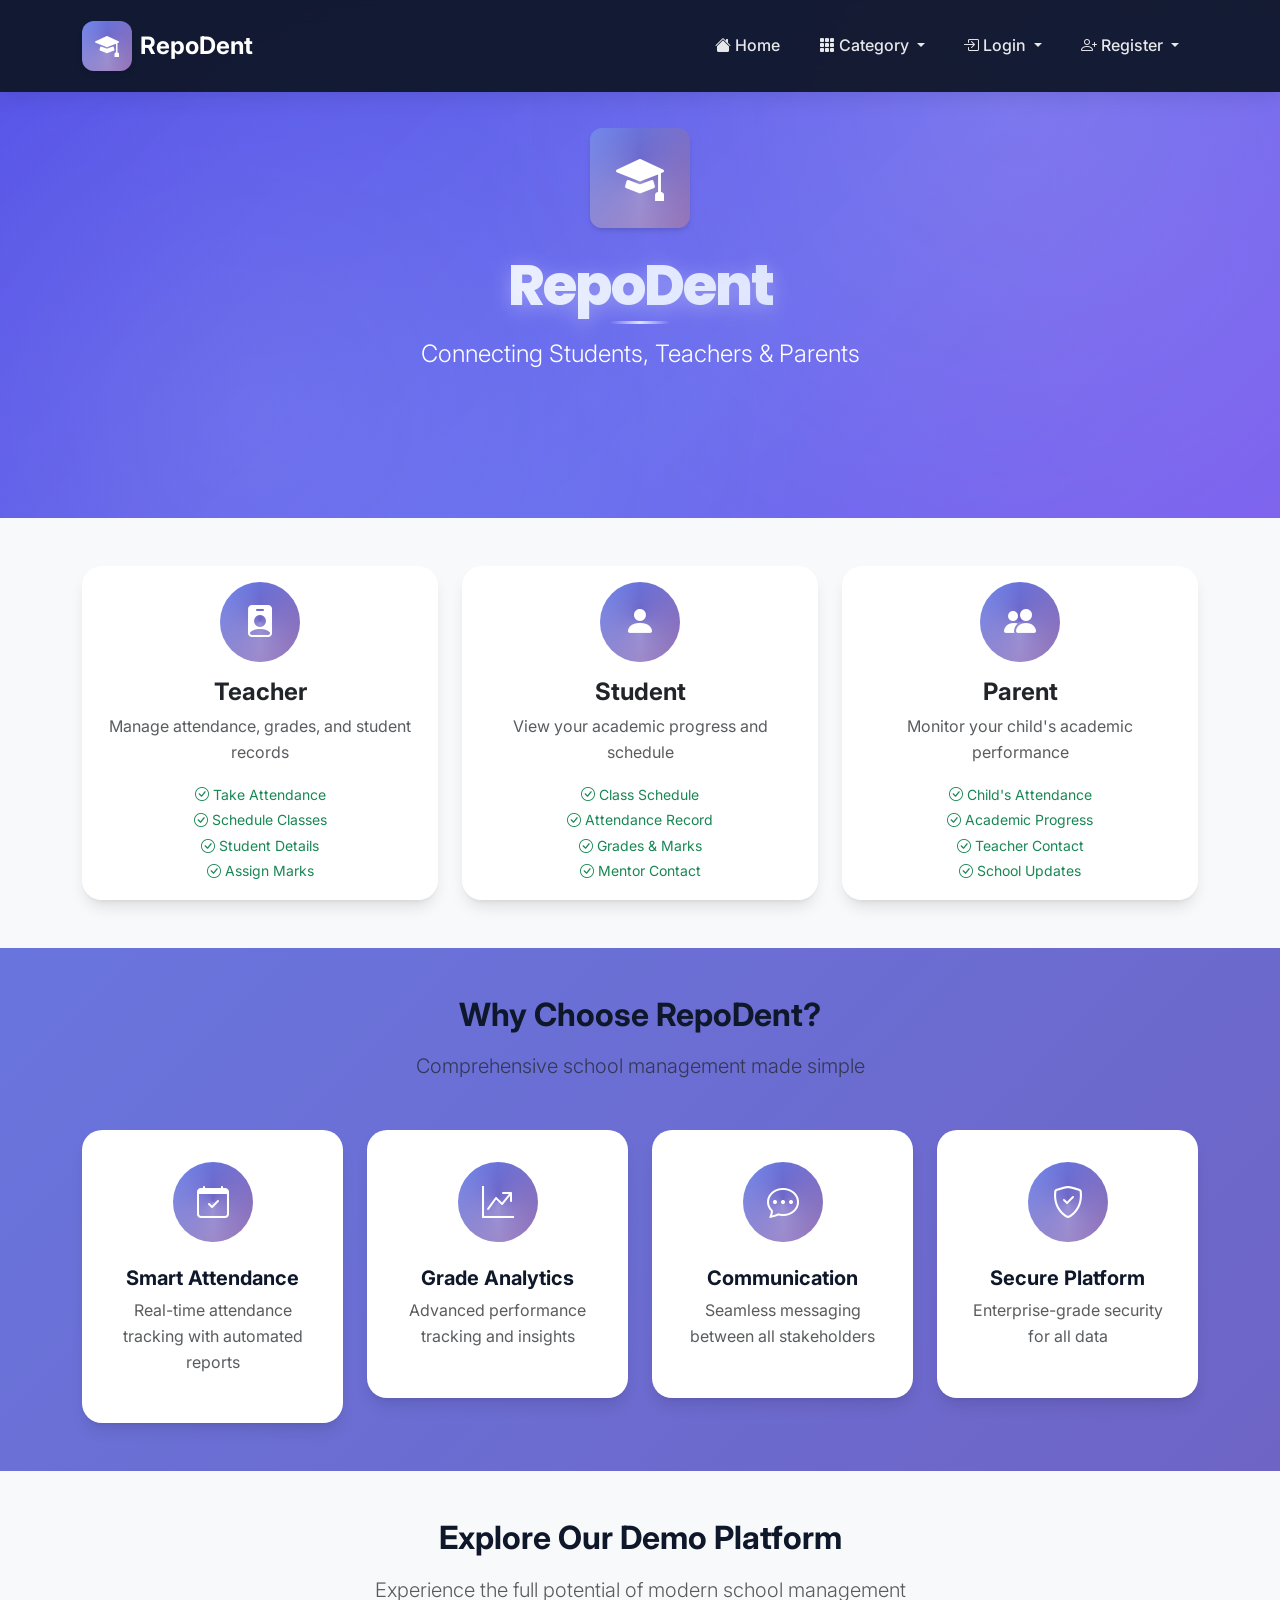
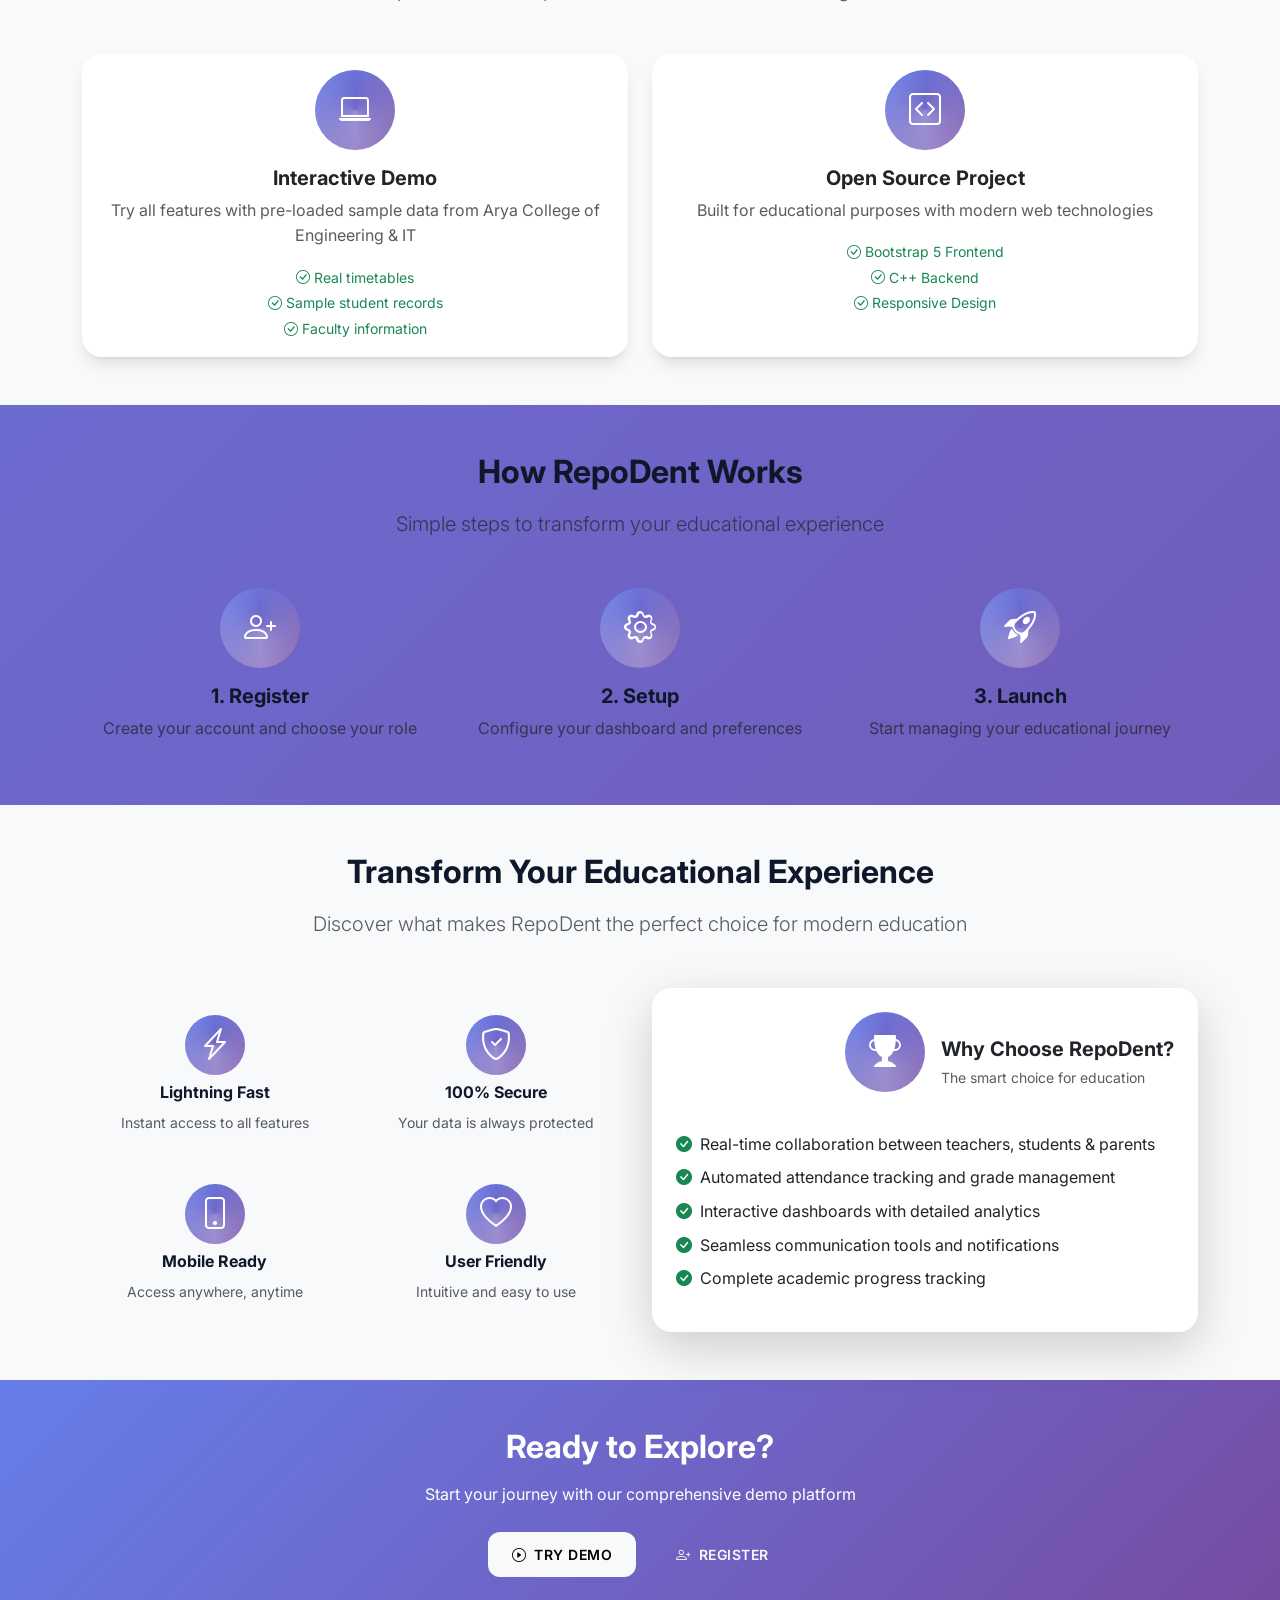
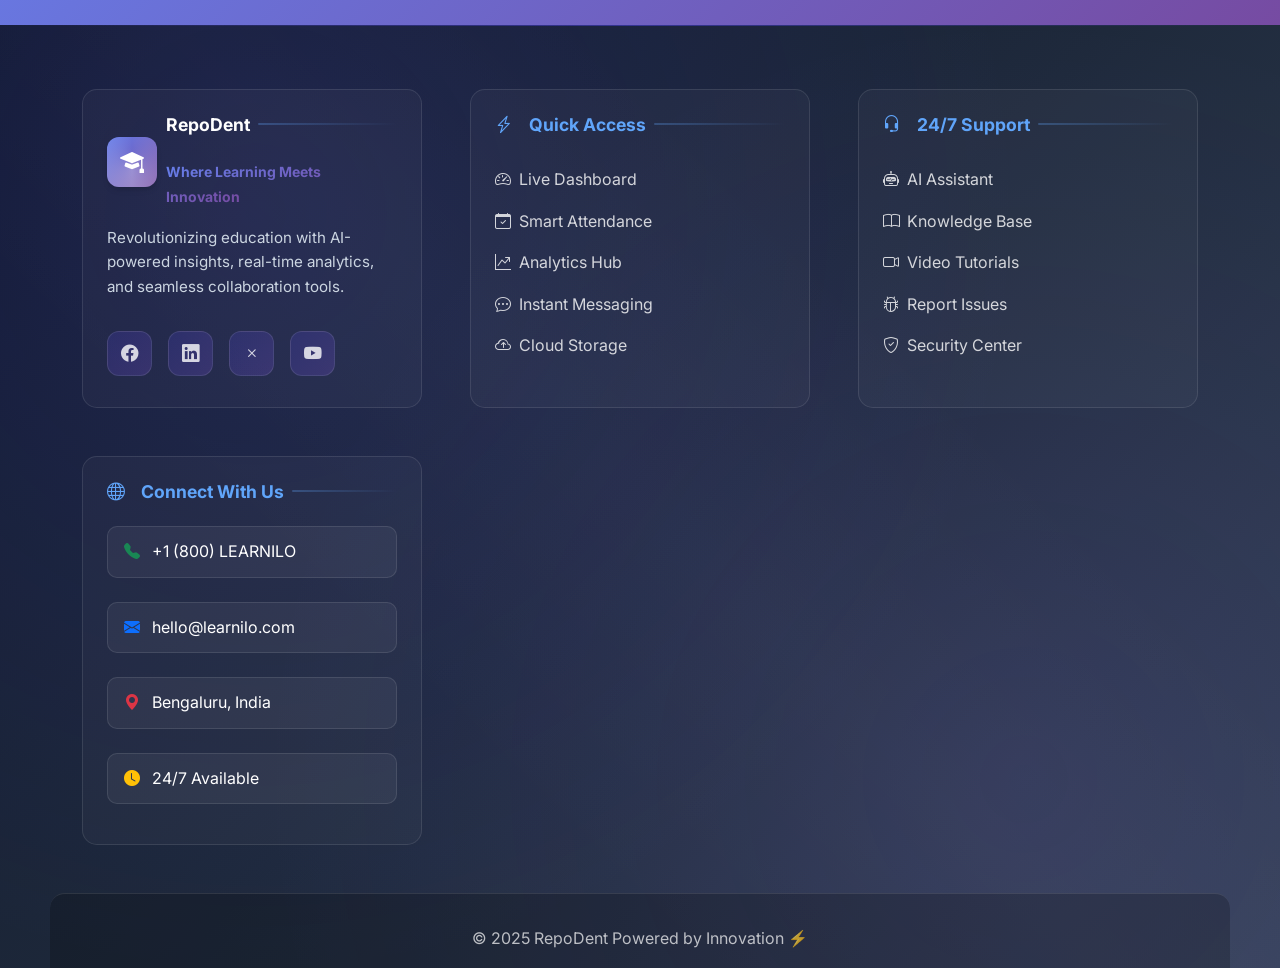
<file: frontend/welcome.html>
<!DOCTYPE html>
<html lang="en">
<head>
    <meta charset="UTF-8">
    <meta name="viewport" content="width=device-width, initial-scale=1.0">
    <title>Welcome to SMS - Choose Your Role</title>
    <link href="https://cdn.jsdelivr.net/npm/bootstrap@5.3.0/dist/css/bootstrap.min.css" rel="stylesheet">
    <link href="https://cdn.jsdelivr.net/npm/bootstrap-icons@1.10.0/font/bootstrap-icons.css" rel="stylesheet">
    <link href="css/style.css" rel="stylesheet">
</head>
<body>
    <!-- Modern Navbar -->
    <nav class="navbar navbar-expand-lg navbar-dark fixed-top modern-navbar">
        <div class="container">
            <a class="navbar-brand d-flex align-items-center" href="#">
                <div class="logo-icon me-2">
                    <i class="bi bi-mortarboard-fill"></i>
                </div>
                <span class="fw-bold">RepoDent</span>
            </a>
            
            <button class="navbar-toggler" type="button" data-bs-toggle="collapse" data-bs-target="#navbarNav" title="Toggle navigation menu">
                <span class="navbar-toggler-icon"></span>
            </button>
            
            <div class="collapse navbar-collapse" id="navbarNav">
                <ul class="navbar-nav ms-auto">
                    <li class="nav-item">
                        <a class="nav-link" href="welcome.html"><i class="bi bi-house-fill me-1"></i>Home</a>
                    </li>
                    
                    <li class="nav-item dropdown">
                        <a class="nav-link dropdown-toggle" href="#" role="button" data-bs-toggle="dropdown">
                            <i class="bi bi-grid-3x3-gap-fill me-1"></i>Category
                        </a>
                        <ul class="dropdown-menu">
                            <li><a class="dropdown-item" href="category.html"><i class="bi bi-building me-2"></i>School</a></li>
                            <li><a class="dropdown-item" href="category.html"><i class="bi bi-mortarboard me-2"></i>College</a></li>
                            <li><a class="dropdown-item" href="category.html"><i class="bi bi-bank me-2"></i>Universities</a></li>
                        </ul>
                    </li>
                    
                    <li class="nav-item dropdown">
                        <a class="nav-link dropdown-toggle" href="#" role="button" data-bs-toggle="dropdown">
                            <i class="bi bi-box-arrow-in-right me-1"></i>Login
                        </a>
                        <ul class="dropdown-menu">
                            <li><a class="dropdown-item" href="#" onclick="selectRole('teacher')"><i class="bi bi-person-badge me-2"></i>Teacher</a></li>
                            <li><a class="dropdown-item" href="#" onclick="selectRole('student')"><i class="bi bi-person me-2"></i>Student</a></li>
                            <li><a class="dropdown-item" href="#" onclick="selectRole('parent')"><i class="bi bi-people me-2"></i>Parent</a></li>
                        </ul>
                    </li>
                    
                    <li class="nav-item dropdown">
                        <a class="nav-link dropdown-toggle" href="#" role="button" data-bs-toggle="dropdown">
                            <i class="bi bi-person-plus me-1"></i>Register
                        </a>
                        <ul class="dropdown-menu">
                            <li><a class="dropdown-item" href="signup.html"><i class="bi bi-person-badge me-2"></i>Teacher</a></li>
                            <li><a class="dropdown-item" href="signup.html"><i class="bi bi-person me-2"></i>Student</a></li>
                            <li><a class="dropdown-item" href="signup.html"><i class="bi bi-people me-2"></i>Parent</a></li>
                        </ul>
                    </li>
                </ul>
            </div>
        </div>
    </nav>

    <!-- Welcome Hero Section -->
    <section class="hero-section">
        <div class="container">
            <div class="text-center text-white">
                <div class="logo-icon mx-auto mb-4 welcome-logo">
                    <i class="bi bi-mortarboard-fill"></i>
                </div>
                <h1 class="skoolio-brand mb-3 fade-in">RepoDent</h1>
                <p class="lead mb-5 fade-in fs-4">Connecting Students, Teachers & Parents</p>
            </div>
        </div>
    </section>

    <!-- Role Selection -->
    <section id="role-selection" class="py-5 bg-light">
        <div class="container">
            <div class="row g-4 justify-content-center">
                <div class="col-md-4">
                    <div class="card h-100">
                        <div class="card-body text-center">
                            <div class="feature-icon bg-primary mx-auto mb-3">
                                <i class="bi bi-person-badge-fill"></i>
                            </div>
                            <h4 class="fw-bold">Teacher</h4>
                            <p class="text-muted">Manage attendance, grades, and student records</p>
                            <div class="mt-3">
                                <small class="text-success"><i class="bi bi-check-circle me-1"></i>Take Attendance</small><br>
                                <small class="text-success"><i class="bi bi-check-circle me-1"></i>Schedule Classes</small><br>
                                <small class="text-success"><i class="bi bi-check-circle me-1"></i>Student Details</small><br>
                                <small class="text-success"><i class="bi bi-check-circle me-1"></i>Assign Marks</small>
                            </div>
                        </div>
                    </div>
                </div>
                <div class="col-md-4">
                    <div class="card h-100">
                        <div class="card-body text-center">
                            <div class="feature-icon bg-success mx-auto mb-3">
                                <i class="bi bi-person-fill"></i>
                            </div>
                            <h4 class="fw-bold">Student</h4>
                            <p class="text-muted">View your academic progress and schedule</p>
                            <div class="mt-3">
                                <small class="text-success"><i class="bi bi-check-circle me-1"></i>Class Schedule</small><br>
                                <small class="text-success"><i class="bi bi-check-circle me-1"></i>Attendance Record</small><br>
                                <small class="text-success"><i class="bi bi-check-circle me-1"></i>Grades & Marks</small><br>
                                <small class="text-success"><i class="bi bi-check-circle me-1"></i>Mentor Contact</small>
                            </div>
                        </div>
                    </div>
                </div>
                <div class="col-md-4">
                    <div class="card h-100">
                        <div class="card-body text-center">
                            <div class="feature-icon bg-warning mx-auto mb-3">
                                <i class="bi bi-people-fill"></i>
                            </div>
                            <h4 class="fw-bold">Parent</h4>
                            <p class="text-muted">Monitor your child's academic performance</p>
                            <div class="mt-3">
                                <small class="text-success"><i class="bi bi-check-circle me-1"></i>Child's Attendance</small><br>
                                <small class="text-success"><i class="bi bi-check-circle me-1"></i>Academic Progress</small><br>
                                <small class="text-success"><i class="bi bi-check-circle me-1"></i>Teacher Contact</small><br>
                                <small class="text-success"><i class="bi bi-check-circle me-1"></i>School Updates</small>
                            </div>
                        </div>
                    </div>
                </div>
            </div>
        </div>
    </section>

    <!-- Features Section -->
    <section class="py-5">
        <div class="container">
            <div class="text-center mb-5">
                <h2 class="fw-bold mb-3">Why Choose RepoDent?</h2>
                <p class="lead text-muted">Comprehensive school management made simple</p>
            </div>
            <div class="row g-4">
                <div class="col-md-6 col-lg-3">
                    <div class="feature-card text-center fade-in">
                        <div class="feature-icon bg-primary">
                            <i class="bi bi-calendar-check"></i>
                        </div>
                        <h5 class="fw-bold">Smart Attendance</h5>
                        <p class="text-muted">Real-time attendance tracking with automated reports</p>
                    </div>
                </div>
                <div class="col-md-6 col-lg-3">
                    <div class="feature-card text-center fade-in">
                        <div class="feature-icon bg-success">
                            <i class="bi bi-graph-up-arrow"></i>
                        </div>
                        <h5 class="fw-bold">Grade Analytics</h5>
                        <p class="text-muted">Advanced performance tracking and insights</p>
                    </div>
                </div>
                <div class="col-md-6 col-lg-3">
                    <div class="feature-card text-center fade-in">
                        <div class="feature-icon bg-warning">
                            <i class="bi bi-chat-dots"></i>
                        </div>
                        <h5 class="fw-bold">Communication</h5>
                        <p class="text-muted">Seamless messaging between all stakeholders</p>
                    </div>
                </div>
                <div class="col-md-6 col-lg-3">
                    <div class="feature-card text-center fade-in">
                        <div class="feature-icon bg-info">
                            <i class="bi bi-shield-check"></i>
                        </div>
                        <h5 class="fw-bold">Secure Platform</h5>
                        <p class="text-muted">Enterprise-grade security for all data</p>
                    </div>
                </div>
            </div>
        </div>
    </section>

    <!-- Demo Platform Section -->
    <section class="py-5 bg-light">
        <div class="container">
            <div class="text-center mb-5">
                <h2 class="fw-bold mb-3">Explore Our Demo Platform</h2>
                <p class="lead text-muted">Experience the full potential of modern school management</p>
            </div>
            <div class="row g-4">
                <div class="col-md-6">
                    <div class="card h-100 demo-card" onclick="showDemoCredentials()">
                        <div class="card-body text-center">
                            <div class="feature-icon bg-primary mx-auto mb-3">
                                <i class="bi bi-laptop"></i>
                            </div>
                            <h5 class="fw-bold">Interactive Demo</h5>
                            <p class="text-muted">Try all features with pre-loaded sample data from Arya College of Engineering & IT</p>
                            <div class="mt-3">
                                <small class="text-success"><i class="bi bi-check-circle me-1"></i>Real timetables</small><br>
                                <small class="text-success"><i class="bi bi-check-circle me-1"></i>Sample student records</small><br>
                                <small class="text-success"><i class="bi bi-check-circle me-1"></i>Faculty information</small>
                            </div>
                        </div>
                    </div>
                </div>
                <div class="col-md-6">
                    <div class="card h-100 demo-card" onclick="showRedirectModal()">
                        <div class="card-body text-center">
                            <div class="feature-icon bg-success mx-auto mb-3">
                                <i class="bi bi-code-square"></i>
                            </div>
                            <h5 class="fw-bold">Open Source Project</h5>
                            <p class="text-muted">Built for educational purposes with modern web technologies</p>
                            <div class="mt-3">
                                <small class="text-success"><i class="bi bi-check-circle me-1"></i>Bootstrap 5 Frontend</small><br>
                                <small class="text-success"><i class="bi bi-check-circle me-1"></i>C++ Backend</small><br>
                                <small class="text-success"><i class="bi bi-check-circle me-1"></i>Responsive Design</small>
                            </div>
                        </div>
                    </div>
                </div>
            </div>
        </div>
    </section>

    <!-- How It Works Section -->
    <section class="py-5">
        <div class="container">
            <div class="text-center mb-5">
                <h2 class="fw-bold mb-3">How RepoDent Works</h2>
                <p class="lead text-muted">Simple steps to transform your educational experience</p>
            </div>
            <div class="row g-4">
                <div class="col-md-4">
                    <div class="text-center">
                        <div class="feature-icon bg-primary mx-auto mb-3">
                            <i class="bi bi-person-plus"></i>
                        </div>
                        <h5 class="fw-bold">1. Register</h5>
                        <p class="text-muted">Create your account and choose your role</p>
                    </div>
                </div>
                <div class="col-md-4">
                    <div class="text-center">
                        <div class="feature-icon bg-success mx-auto mb-3">
                            <i class="bi bi-gear"></i>
                        </div>
                        <h5 class="fw-bold">2. Setup</h5>
                        <p class="text-muted">Configure your dashboard and preferences</p>
                    </div>
                </div>
                <div class="col-md-4">
                    <div class="text-center">
                        <div class="feature-icon bg-warning mx-auto mb-3">
                            <i class="bi bi-rocket-takeoff"></i>
                        </div>
                        <h5 class="fw-bold">3. Launch</h5>
                        <p class="text-muted">Start managing your educational journey</p>
                    </div>
                </div>
            </div>
        </div>
    </section>

    <!-- Benefits Section -->
    <section class="py-5 bg-light">
        <div class="container">
            <div class="text-center mb-5">
                <h2 class="fw-bold mb-3">Transform Your Educational Experience</h2>
                <p class="lead text-muted">Discover what makes RepoDent the perfect choice for modern education</p>
            </div>
            <div class="row g-4 align-items-center">
                <div class="col-lg-6">
                    <div class="row g-3">
                        <div class="col-6">
                            <div class="text-center p-3">
                                <div class="feature-icon bg-success mx-auto mb-2 feature-icon-small">
                                    <i class="bi bi-lightning-charge"></i>
                                </div>
                                <h6 class="fw-bold">Lightning Fast</h6>
                                <small class="text-muted">Instant access to all features</small>
                            </div>
                        </div>
                        <div class="col-6">
                            <div class="text-center p-3">
                                <div class="feature-icon bg-primary mx-auto mb-2 feature-icon-small">
                                    <i class="bi bi-shield-check"></i>
                                </div>
                                <h6 class="fw-bold">100% Secure</h6>
                                <small class="text-muted">Your data is always protected</small>
                            </div>
                        </div>
                        <div class="col-6">
                            <div class="text-center p-3">
                                <div class="feature-icon bg-warning mx-auto mb-2 feature-icon-small">
                                    <i class="bi bi-phone"></i>
                                </div>
                                <h6 class="fw-bold">Mobile Ready</h6>
                                <small class="text-muted">Access anywhere, anytime</small>
                            </div>
                        </div>
                        <div class="col-6">
                            <div class="text-center p-3">
                                <div class="feature-icon bg-info mx-auto mb-2 feature-icon-small">
                                    <i class="bi bi-heart"></i>
                                </div>
                                <h6 class="fw-bold">User Friendly</h6>
                                <small class="text-muted">Intuitive and easy to use</small>
                            </div>
                        </div>
                    </div>
                </div>
                <div class="col-lg-6">
                    <div class="card border-0 shadow-lg">
                        <div class="card-body p-4">
                            <div class="d-flex align-items-center mb-3">
                                <div class="feature-icon bg-gradient-primary me-3">
                                    <i class="bi bi-trophy-fill"></i>
                                </div>
                                <div>
                                    <h5 class="fw-bold mb-1">Why Choose RepoDent?</h5>
                                    <small class="text-muted">The smart choice for education</small>
                                </div>
                            </div>
                            <ul class="list-unstyled">
                                <li class="mb-2"><i class="bi bi-check-circle-fill text-success me-2"></i>Real-time collaboration between teachers, students & parents</li>
                                <li class="mb-2"><i class="bi bi-check-circle-fill text-success me-2"></i>Automated attendance tracking and grade management</li>
                                <li class="mb-2"><i class="bi bi-check-circle-fill text-success me-2"></i>Interactive dashboards with detailed analytics</li>
                                <li class="mb-2"><i class="bi bi-check-circle-fill text-success me-2"></i>Seamless communication tools and notifications</li>
                                <li class="mb-0"><i class="bi bi-check-circle-fill text-success me-2"></i>Complete academic progress tracking</li>
                            </ul>
                        </div>
                    </div>
                </div>
            </div>
        </div>
    </section>

    <!-- Get Started Section -->
    <section class="py-5 gradient-section">
        <div class="container">
            <div class="text-center text-white">
                <h2 class="fw-bold mb-3">Ready to Explore?</h2>
                <p class="mb-4">Start your journey with our comprehensive demo platform</p>
                <div class="d-flex justify-content-center gap-3 flex-wrap">
                    <button class="btn btn-light btn-lg" onclick="showVideoMessage()">
                        <i class="bi bi-play-circle me-2"></i>Try Demo
                    </button>
                    <a href="signup.html" class="btn btn-outline-light btn-lg">
                        <i class="bi bi-person-plus me-2"></i>Register
                    </a>
                </div>
            </div>
        </div>
    </section>

    <!-- Login Modal -->
    <div class="modal fade" id="loginModal" tabindex="-1">
        <div class="modal-dialog modal-dialog-centered">
            <div class="modal-content">
                <div class="modal-header">
                    <h5 class="modal-title">
                        <i class="bi bi-shield-lock-fill me-2"></i>
                        <span id="roleTitle">Login</span>
                    </h5>
                    <button type="button" class="btn-close" data-bs-dismiss="modal" aria-label="Close login modal"></button>
                </div>
                <div class="modal-body">
                    <form id="loginForm">
                        <input type="hidden" id="selectedRole" value="">
                        <div class="mb-3">
                            <label class="form-label">Email</label>
                            <div class="input-group">
                                <span class="input-group-text"><i class="bi bi-envelope-fill"></i></span>
                                <input type="email" class="form-control" id="email" required placeholder="Enter your email">
                            </div>
                        </div>
                        <div class="mb-3">
                            <label class="form-label">Password</label>
                            <div class="input-group">
                                <span class="input-group-text"><i class="bi bi-lock-fill"></i></span>
                                <input type="password" class="form-control" id="password" required placeholder="Enter password">
                            </div>
                        </div>
                        <div class="d-grid">
                            <button type="submit" class="btn btn-primary">
                                <i class="bi bi-box-arrow-in-right me-2"></i>Sign In
                            </button>
                        </div>
                    </form>
                    <div id="loginMessage" class="mt-3"></div>
                </div>
            </div>
        </div>
    </div>

    <!-- Modern Interactive Footer -->
    <footer class="modern-footer">
        <div class="container">
            <div class="footer-content">
                <div class="footer-section">
                    <div class="logo-container mb-3">
                        <div class="logo-icon">
                            <i class="bi bi-mortarboard-fill"></i>
                        </div>
                        <div>
                            <h5 class="text-white">RepoDent</h5>
                            <small class="text-gradient">Where Learning Meets Innovation</small>
                        </div>
                    </div>
                    <p class="text-muted">Revolutionizing education with AI-powered insights, real-time analytics, and seamless collaboration tools.</p>
                    <div class="social-links">
                        <span class="social-link" title="Follow us on Facebook"><i class="bi bi-facebook"></i></span>
                        <span class="social-link" title="Connect on LinkedIn"><i class="bi bi-linkedin"></i></span>
                        <span class="social-link" title="Follow on X"><i class="bi bi-x"></i></span>
                        <span class="social-link" title="Subscribe on YouTube"><i class="bi bi-youtube"></i></span>
                    </div>
                </div>
                <div class="footer-section">
                    <h5><i class="bi bi-lightning-charge me-2"></i>Quick Access</h5>
                    <ul class="list-unstyled">
                        <li><span class="footer-link"><i class="bi bi-speedometer2 me-2"></i>Live Dashboard</span></li>
                        <li><span class="footer-link"><i class="bi bi-calendar-check me-2"></i>Smart Attendance</span></li>
                        <li><span class="footer-link"><i class="bi bi-graph-up-arrow me-2"></i>Analytics Hub</span></li>
                        <li><span class="footer-link"><i class="bi bi-chat-dots me-2"></i>Instant Messaging</span></li>
                        <li><span class="footer-link"><i class="bi bi-cloud-arrow-up me-2"></i>Cloud Storage</span></li>
                    </ul>
                </div>
                <div class="footer-section">
                    <h5><i class="bi bi-headset me-2"></i>24/7 Support</h5>
                    <ul class="list-unstyled">
                        <li><span class="footer-link"><i class="bi bi-robot me-2"></i>AI Assistant</span></li>
                        <li><span class="footer-link"><i class="bi bi-book me-2"></i>Knowledge Base</span></li>
                        <li><span class="footer-link"><i class="bi bi-camera-video me-2"></i>Video Tutorials</span></li>
                        <li><span class="footer-link"><i class="bi bi-bug me-2"></i>Report Issues</span></li>
                        <li><span class="footer-link"><i class="bi bi-shield-check me-2"></i>Security Center</span></li>
                    </ul>
                </div>
                <div class="footer-section">
                    <h5><i class="bi bi-globe me-2"></i>Connect With Us</h5>
                    <div class="contact-info">
                        <div class="contact-item mb-2">
                            <i class="bi bi-telephone-fill text-success me-2"></i>
                            <span>+1 (800) LEARNILO</span>
                        </div>
                        <div class="contact-item mb-2">
                            <i class="bi bi-envelope-fill text-primary me-2"></i>
                            <span>hello@learnilo.com</span>
                        </div>
                        <div class="contact-item mb-2">
                            <i class="bi bi-geo-alt-fill text-danger me-2"></i>
                            <span>Bengaluru, India</span>
                        </div>
                        <div class="contact-item">
                            <i class="bi bi-clock-fill text-warning me-2"></i>
                            <span>24/7 Available</span>
                        </div>
                    </div>
                </div>
            </div>
            <div class="footer-bottom">
                <div class="text-center">
                    <p class="mb-0">&copy; 2025 RepoDent Powered by Innovation ⚡</p>
                </div>
            </div>
        </div>
    </footer>

    <!-- Redirect Confirmation Modal -->
    <div class="modal fade" id="redirectModal" tabindex="-1">
        <div class="modal-dialog modal-dialog-centered">
            <div class="modal-content">
                <div class="modal-header">
                    <h5 class="modal-title">
                        <i class="bi bi-link-45deg me-2"></i>
                        External Link
                    </h5>
                    <button type="button" class="btn-close" data-bs-dismiss="modal" title="Close modal"></button>
                </div>
                <div class="modal-body text-center">
                    <div class="mb-3">
                        <i class="bi bi-github github-icon"></i>
                    </div>
                    <p class="mb-3">You will be redirected to an external link:</p>
                    <div class="alert alert-info">
                        <strong>https://github.com/nikhilranjanchoubey/Repo-Dent</strong>
                    </div>
                    <p class="text-muted small">This will open the GitHub repository in a new tab.</p>
                </div>
                <div class="modal-footer justify-content-center">
                    <button type="button" class="btn btn-secondary" data-bs-dismiss="modal">
                        <i class="bi bi-x-circle me-2"></i>Discard
                    </button>
                    <button type="button" class="btn btn-primary" onclick="redirectToGitHub()">
                        <i class="bi bi-box-arrow-up-right me-2"></i>Continue
                    </button>
                </div>
            </div>
        </div>
    </div>

    <script src="https://cdn.jsdelivr.net/npm/bootstrap@5.3.0/dist/js/bootstrap.bundle.min.js"></script>
    <script src="js/welcome.js"></script>
</body>
</html>
</file>
<file: frontend/css/style.css>
/* Modern CSS for Student Management System */
@import url('https://fonts.googleapis.com/css2?family=Inter:wght@300;400;500;600;700&family=Poppins:wght@300;400;500;600;700;800;900&display=swap');

:root {
    --primary-color: #4f46e5;
    --primary-dark: #3730a3;
    --secondary-color: #64748b;
    --success-color: #10b981;
    --danger-color: #ef4444;
    --warning-color: #f59e0b;
    --info-color: #06b6d4;
    --light-color: #f8fafc;
    --dark-color: #0f172a;
    --gradient-primary: linear-gradient(135deg, #667eea 0%, #764ba2 100%);
    --gradient-secondary: linear-gradient(135deg, #f093fb 0%, #f5576c 100%);
    --gradient-success: linear-gradient(135deg, #4facfe 0%, #00f2fe 100%);
    --gradient-warning: linear-gradient(135deg, #ffecd2 0%, #fcb69f 100%);
    --gradient-info: linear-gradient(135deg, #a8edea 0%, #fed6e3 100%);
    --shadow-sm: 0 1px 2px 0 rgb(0 0 0 / 0.05);
    --shadow-md: 0 4px 6px -1px rgb(0 0 0 / 0.1), 0 2px 4px -2px rgb(0 0 0 / 0.1);
    --shadow-lg: 0 10px 15px -3px rgb(0 0 0 / 0.1), 0 4px 6px -4px rgb(0 0 0 / 0.1);
    --shadow-xl: 0 20px 25px -5px rgb(0 0 0 / 0.1), 0 8px 10px -6px rgb(0 0 0 / 0.1);
}

* {
    margin: 0;
    padding: 0;
    box-sizing: border-box;
}

body {
    font-family: 'Inter', -apple-system, BlinkMacSystemFont, 'Segoe UI', sans-serif;
    background: var(--gradient-primary);
    min-height: 100vh;
    line-height: 1.6;
    color: var(--dark-color);
}

/* Background Images with CSS */
body::before {
    content: '';
    position: fixed;
    top: 0;
    left: 0;
    width: 100%;
    height: 100%;
    background: 
        radial-gradient(circle at 20% 80%, rgba(120, 119, 198, 0.3) 0%, transparent 50%),
        radial-gradient(circle at 80% 20%, rgba(255, 119, 198, 0.3) 0%, transparent 50%),
        radial-gradient(circle at 40% 40%, rgba(120, 219, 255, 0.2) 0%, transparent 50%);
    z-index: -1;
    animation: float 20s ease-in-out infinite;
}

@keyframes float {
    0%, 100% { transform: translateY(0px) rotate(0deg); }
    33% { transform: translateY(-30px) rotate(1deg); }
    66% { transform: translateY(-20px) rotate(-1deg); }
}

.card {
    border-radius: 20px;
    border: none;
    box-shadow: var(--shadow-lg);
    transition: all 0.3s cubic-bezier(0.4, 0, 0.2, 1);
    -webkit-backdrop-filter: blur(10px);
    backdrop-filter: blur(10px);
    background: rgba(255, 255, 255, 0.95);
    position: relative;
    overflow: hidden;
}

.card::before {
    content: '';
    position: absolute;
    top: 0;
    left: 0;
    right: 0;
    height: 4px;
    background: var(--gradient-primary);
    opacity: 0;
    transition: opacity 0.3s ease;
}

.card:hover {
    transform: translateY(-8px) scale(1.02);
    box-shadow: var(--shadow-xl);
}

.card:hover::before {
    opacity: 1;
}

.card-header {
    border-radius: 20px 20px 0 0 !important;
    background: var(--gradient-primary) !important;
    border: none;
    padding: 1.5rem;
    position: relative;
    overflow: hidden;
}

.card-header::before {
    content: '';
    position: absolute;
    top: -50%;
    right: -50%;
    width: 100%;
    height: 100%;
    background: radial-gradient(circle, rgba(255,255,255,0.1) 0%, transparent 70%);
    animation: shimmer 3s ease-in-out infinite;
}

@keyframes shimmer {
    0%, 100% { transform: translateX(-100%) translateY(-100%) rotate(0deg); }
    50% { transform: translateX(0%) translateY(0%) rotate(180deg); }
}

.glass-card {
    background: rgba(255, 255, 255, 0.1);
    -webkit-backdrop-filter: blur(20px);
    backdrop-filter: blur(20px);
    border: 1px solid rgba(255, 255, 255, 0.2);
}

.btn {
    border-radius: 12px;
    font-weight: 600;
    padding: 0.75rem 1.5rem;
    transition: all 0.3s cubic-bezier(0.4, 0, 0.2, 1);
    border: none;
    position: relative;
    overflow: hidden;
    text-transform: uppercase;
    letter-spacing: 0.5px;
    font-size: 0.875rem;
}

.btn::before {
    content: '';
    position: absolute;
    top: 0;
    left: -100%;
    width: 100%;
    height: 100%;
    background: linear-gradient(90deg, transparent, rgba(255,255,255,0.3), transparent);
    transition: left 0.5s;
}

.btn:hover::before {
    left: 100%;
}

.btn:hover {
    transform: translateY(-3px);
    box-shadow: var(--shadow-xl);
}

.btn-primary {
    background: var(--gradient-primary);
    box-shadow: var(--shadow-md);
}

.btn-success {
    background: var(--gradient-success);
    box-shadow: var(--shadow-md);
}

.btn-gradient {
    background: var(--gradient-secondary);
    color: white;
    box-shadow: var(--shadow-md);
}

.form-control, .form-select {
    border-radius: 12px;
    border: 2px solid rgba(79, 70, 229, 0.1);
    transition: all 0.3s ease;
    padding: 0.75rem 1rem;
    background: rgba(255, 255, 255, 0.9);
    -webkit-backdrop-filter: blur(10px);
    backdrop-filter: blur(10px);
}

.form-control:focus, .form-select:focus {
    border-color: var(--primary-color);
    box-shadow: 0 0 0 0.2rem rgba(79, 70, 229, 0.25);
    background: white;
}

.input-group-text {
    border-radius: 12px 0 0 12px;
    background: var(--gradient-primary);
    border: none;
    color: white;
}

.sidebar {
    background: linear-gradient(180deg, var(--primary-color) 0%, var(--primary-dark) 100%);
    min-height: 100vh;
    box-shadow: var(--shadow-xl);
    position: relative;
    overflow: hidden;
}

.sidebar::before {
    content: '';
    position: absolute;
    top: 0;
    left: 0;
    right: 0;
    bottom: 0;
    background: 
        radial-gradient(circle at 30% 20%, rgba(255,255,255,0.1) 0%, transparent 50%),
        radial-gradient(circle at 70% 80%, rgba(255,255,255,0.05) 0%, transparent 50%);
    pointer-events: none;
}

.sidebar .nav-link {
    color: rgba(255,255,255,0.8);
    padding: 12px 20px;
    margin: 5px 10px;
    border-radius: 12px;
    transition: all 0.3s cubic-bezier(0.4, 0, 0.2, 1);
    position: relative;
    overflow: hidden;
}

.sidebar .nav-link::before {
    content: '';
    position: absolute;
    top: 0;
    left: -100%;
    width: 100%;
    height: 100%;
    background: rgba(255,255,255,0.1);
    transition: left 0.3s ease;
}

.sidebar .nav-link:hover::before,
.sidebar .nav-link.active::before {
    left: 0;
}

.sidebar .nav-link:hover,
.sidebar .nav-link.active {
    background-color: rgba(255,255,255,0.15);
    color: white;
    transform: translateX(8px);
}

.main-content {
    background: rgba(248, 250, 252, 0.8);
    -webkit-backdrop-filte: blur(20px);
    min-height: 100vh;
    padding: 20px;
}

.stats-card {
    background: var(--gradient-primary);
    color: white;
    border: none;
    border-radius: 20px;
    position: relative;
    overflow: hidden;
}

.stats-card::before {
    content: '';
    position: absolute;
    top: -50%;
    right: -50%;
    width: 100%;
    height: 100%;
    background: radial-gradient(circle, rgba(255,255,255,0.1) 0%, transparent 70%);
    animation: float 6s ease-in-out infinite;
}

.stats-card-success {
    background: var(--gradient-success);
    color: white;
    border: none;
    border-radius: 20px;
    position: relative;
    overflow: hidden;
}

.stats-card-warning {
    background: var(--gradient-secondary);
    color: white;
    border: none;
    border-radius: 20px;
    position: relative;
    overflow: hidden;
}

.stats-card-info {
    background: linear-gradient(135deg, #667eea 0%, #764ba2 100%);
    color: white;
    border: none;
    border-radius: 20px;
    position: relative;
    overflow: hidden;
}

.stats-icon {
    font-size: 3rem;
    opacity: 0.8;
}

.table-responsive {
    border-radius: 15px;
    box-shadow: var(--shadow-md);
    overflow: hidden;
}

.table {
    margin-bottom: 0;
    background: white;
}

.table thead th {
    background: var(--gradient-primary);
    color: white;
    border: none;
    font-weight: 600;
    padding: 1rem;
}

.table tbody tr {
    transition: all 0.3s ease;
}

.table tbody tr:hover {
    background: linear-gradient(90deg, rgba(79, 70, 229, 0.05) 0%, rgba(79, 70, 229, 0.1) 50%, rgba(79, 70, 229, 0.05) 100%);
    transform: scale(1.01);
}

.badge {
    font-size: 0.75em;
    padding: 0.5em 0.75em;
    border-radius: 8px;
    font-weight: 600;
}

.alert {
    border-radius: 15px;
    border: none;
   -webkit-backdrop-filte: blur(10px);
}

.modal-content {
    border-radius: 20px;
    border: none;
    -webkit-backdrop-filte: blur(20px);
    background: rgba(255, 255, 255, 0.95);
}

.modal-header {
    border-radius: 20px 20px 0 0;
    background: var(--gradient-primary);
    color: white;
}

/* Modern Header Styles */
.modern-header {
    background: rgba(255, 255, 255, 0.95);
    -webkit-backdrop-filter: blur(20px);
    backdrop-filter: blur(20px);
    border-bottom: 1px solid rgba(255, 255, 255, 0.2);
    box-shadow: var(--shadow-md);
    position: sticky;
    top: 0;
    z-index: 1000;
}

/* Modern Navbar */
.modern-navbar {
    background: rgba(15, 23, 42, 0.95) !important;
    -webkit-backdrop-filter: blur(20px);
    backdrop-filter: blur(20px);
    box-shadow: 0 4px 20px rgba(0, 0, 0, 0.1);
    transition: all 0.3s ease;
    padding: 1rem 0;
}

.modern-navbar .navbar-brand {
    font-weight: 700;
    font-size: 1.5rem;
    color: white !important;
}

.modern-navbar .nav-link {
    color: rgba(255, 255, 255, 0.9) !important;
    font-weight: 500;
    padding: 0.5rem 1rem !important;
    border-radius: 8px;
    transition: all 0.3s ease;
    margin: 0 0.2rem;
}

.modern-navbar .nav-link:hover {
    background: rgba(79, 70, 229, 0.2);
    color: white !important;
    transform: translateY(-2px);
}

.modern-navbar .dropdown-menu {
    background: rgba(15, 23, 42, 0.95);
    border: 1px solid rgba(79, 70, 229, 0.3);
    border-radius: 12px;
    box-shadow: 0 10px 30px rgba(0, 0, 0, 0.3);
    -webkit-backdrop-filter: blur(20px);
    backdrop-filter: blur(20px);
    padding: 0.5rem;
}

.modern-navbar .dropdown-item {
    color: rgba(255, 255, 255, 0.9);
    border-radius: 8px;
    padding: 0.5rem 1rem;
    transition: all 0.3s ease;
    margin-bottom: 0.2rem;
}

.modern-navbar .dropdown-item:hover {
    background: var(--gradient-primary);
    color: white;
    transform: translateX(5px);
}

.modern-navbar .navbar-toggler {
    border: none;
    padding: 0.25rem 0.5rem;
}

.modern-navbar .navbar-toggler:focus {
    box-shadow: none;
}

.logo-container {
    display: flex;
    align-items: center;
    gap: 0.6rem;
}

.logo-container h5 {
    margin-bottom: 0.1rem;
    color: white;
}

.logo-container small {
    line-height: 1.2;
    text-align: left;
    margin-top: 0;
    padding-top: 0.2rem;
    padding-bottom: 0.2rem;
    color: #e2e8f0;
}

.footer-section p.text-muted {
    color: #cbd5e1 !important;
    font-size: 0.95rem;
    line-height: 1.6;
    margin-top: 1rem;
    padding-right: 1rem;
}

.logo-icon {
    width: 50px;
    height: 50px;
    background: var(--gradient-primary);
    border-radius: 12px;
    display: flex;
    align-items: center;
    justify-content: center;
    color: white;
    font-size: 1.5rem;
    box-shadow: var(--shadow-md);
    position: relative;
    overflow: hidden;
}

.logo-icon::before {
    content: '';
    position: absolute;
    top: -50%;
    left: -50%;
    width: 200%;
    height: 200%;
    background: conic-gradient(from 0deg, transparent, rgba(255,255,255,0.3), transparent);
    animation: rotate 4s linear infinite;
}

@keyframes rotate {
    0% { transform: rotate(0deg); }
    100% { transform: rotate(360deg); }
}

/* Hero Section */
.hero-section {
    background: 
        linear-gradient(135deg, rgba(79, 70, 229, 0.85) 0%, rgba(99, 102, 241, 0.8) 50%, rgba(139, 92, 246, 0.85) 100%),
        url('https://images.unsplash.com/photo-1577896851231-70ef18881754?ixlib=rb-4.0.3&auto=format&fit=crop&w=1920&q=80');
    background-size: cover;
    background-position: center;
    background-attachment: fixed;
    color: white;
    padding: 4rem 0;
    position: relative;
    overflow: hidden;
}

.hero-icon {
    font-size: 15rem;
    opacity: 0.3;
}

.hero-section::before {
    content: '';
    position: absolute;
    top: 0;
    left: 0;
    right: 0;
    bottom: 0;
    background: 
        radial-gradient(circle at 20% 80%, rgba(255,255,255,0.1) 0%, transparent 50%),
        radial-gradient(circle at 80% 20%, rgba(255,255,255,0.1) 0%, transparent 50%);
}

.hero-content {
    position: relative;
    z-index: 1;
}

/* Feature Cards */
.feature-card {
    background: white;
    border-radius: 20px;
    padding: 2rem;
    text-align: center;
    box-shadow: var(--shadow-lg);
    transition: all 0.3s cubic-bezier(0.4, 0, 0.2, 1);
    border: none;
    position: relative;
    overflow: hidden;
}

.feature-card::before {
    content: '';
    position: absolute;
    top: 0;
    left: 0;
    right: 0;
    bottom: 0;
    background: linear-gradient(45deg, transparent 30%, rgba(79, 70, 229, 0.05) 50%, transparent 70%);
    opacity: 0;
    transition: opacity 0.3s ease;
}

.feature-card:hover::before {
    opacity: 1;
}

.feature-card:hover {
    transform: translateY(-15px) scale(1.05);
    box-shadow: var(--shadow-xl);
}

.feature-icon {
    width: 80px;
    height: 80px;
    background: var(--gradient-primary);
    border-radius: 50%;
    display: flex;
    align-items: center;
    justify-content: center;
    margin: 0 auto 1.5rem;
    color: white;
    font-size: 2rem;
    position: relative;
    overflow: hidden;
}

.feature-icon::before {
    content: '';
    position: absolute;
    top: -50%;
    left: -50%;
    width: 200%;
    height: 200%;
    background: conic-gradient(from 0deg, transparent, rgba(255,255,255,0.3), transparent);
    animation: rotate 3s linear infinite;
}

/* Schedule Items */
.schedule-item {
    background: linear-gradient(135deg, rgba(79, 70, 229, 0.1) 0%, rgba(79, 70, 229, 0.05) 100%);
    border-radius: 15px;
    transition: all 0.3s ease;
    border-left: 4px solid var(--primary-color);
}

.schedule-item:hover {
    transform: translateY(-5px);
    box-shadow: var(--shadow-md);
    background: linear-gradient(135deg, rgba(79, 70, 229, 0.15) 0%, rgba(79, 70, 229, 0.1) 100%);
}

/* Performance Items */
.performance-item {
    padding: 1rem;
    border-radius: 12px;
    background: rgba(79, 70, 229, 0.05);
    transition: all 0.3s ease;
}

.performance-item:hover {
    background: rgba(79, 70, 229, 0.1);
    transform: translateX(5px);
}

.progress {
    height: 8px;
    border-radius: 10px;
    background: rgba(79, 70, 229, 0.1);
}

.progress-bar {
    border-radius: 10px;
    position: relative;
    overflow: hidden;
}

.progress-bar::before {
    content: '';
    position: absolute;
    top: 0;
    left: -100%;
    width: 100%;
    height: 100%;
    background: linear-gradient(90deg, transparent, rgba(255,255,255,0.4), transparent);
    animation: shimmer-progress 2s infinite;
}

@keyframes shimmer-progress {
    0% { left: -100%; }
    100% { left: 100%; }
}

/* Notification Items */
.notification-item {
    padding: 1rem;
    border-radius: 12px;
    background: rgba(79, 70, 229, 0.05);
    transition: all 0.3s ease;
    margin-bottom: 1rem;
}

.notification-item:hover {
    background: rgba(79, 70, 229, 0.1);
    transform: translateX(5px);
}

/* Contact Items */
.contact-item, .teacher-contact {
    padding: 1rem;
    border-radius: 12px;
    background: rgba(79, 70, 229, 0.05);
    transition: all 0.3s ease;
    margin-bottom: 1rem;
}

.contact-item:hover, .teacher-contact:hover {
    background: rgba(79, 70, 229, 0.1);
    transform: translateY(-2px);
    box-shadow: var(--shadow-sm);
}

/* Enhanced Animations */
.fade-in {
    animation: fadeIn 0.8s cubic-bezier(0.4, 0, 0.2, 1);
}

@keyframes fadeIn {
    from { 
        opacity: 0; 
        transform: translateY(30px) scale(0.95); 
    }
    to { 
        opacity: 1; 
        transform: translateY(0) scale(1); 
    }
}

.slide-in {
    animation: slideIn 0.6s cubic-bezier(0.4, 0, 0.2, 1);
}

@keyframes slideIn {
    from { transform: translateX(-100%) scale(0.9); }
    to { transform: translateX(0) scale(1); }
}

.bounce-in {
    animation: bounceIn 0.8s cubic-bezier(0.68, -0.55, 0.265, 1.55);
}

@keyframes bounceIn {
    0% { transform: scale(0.3) rotate(-10deg); opacity: 0; }
    50% { transform: scale(1.05) rotate(5deg); }
    70% { transform: scale(0.9) rotate(-2deg); }
    100% { transform: scale(1) rotate(0deg); opacity: 1; }
}

.pulse {
    animation: pulse 2s infinite;
}

@keyframes pulse {
    0% { box-shadow: 0 0 0 0 rgba(79, 70, 229, 0.7); }
    70% { box-shadow: 0 0 0 10px rgba(79, 70, 229, 0); }
    100% { box-shadow: 0 0 0 0 rgba(79, 70, 229, 0); }
}

.glow {
    box-shadow: 0 0 20px rgba(79, 70, 229, 0.5);
    animation: glow 2s ease-in-out infinite alternate;
}

@keyframes glow {
    from { box-shadow: 0 0 20px rgba(79, 70, 229, 0.5); }
    to { box-shadow: 0 0 30px rgba(79, 70, 229, 0.8); }
}

/* Utility Classes */
.text-gradient {
    background: var(--gradient-primary);
    -webkit-background-clip: text;
    -webkit-text-fill-color: transparent;
    background-clip: text;
    font-weight: 700;
}

.skoolio-brand {
    font-family: 'Poppins', sans-serif;
    font-weight: 800;
    font-size: 3.5rem;
    letter-spacing: -2px;
    background: linear-gradient(135deg, #ffffff 0%, #e0e7ff 50%, #c7d2fe 100%);
    -webkit-background-clip: text;
    -webkit-text-fill-color: transparent;
    background-clip: text;
    text-shadow: 0 4px 20px rgba(255, 255, 255, 0.3);
    position: relative;
}

.skoolio-brand::after {
    content: '';
    position: absolute;
    bottom: -5px;
    left: 50%;
    transform: translateX(-50%);
    width: 60px;
    height: 3px;
    background: linear-gradient(90deg, transparent, rgba(255, 255, 255, 0.8), transparent);
    border-radius: 2px;
}

.progress-85 {
    width: 85%;
}

.progress-87 {
    width: 87%;
}

.progress-77 {
    width: 77%;
}

.icon-lg {
    font-size: 1.5rem;
}

.progress-thin {
    height: 8px;
}

.welcome-logo {
    width: 100px;
    height: 100px;
    font-size: 3rem;
}

.social-icon {
    width: 20px;
    height: 20px;
    filter: brightness(0) invert(1);
}

.logo-container h5 {
    margin-bottom: 0.25rem;
}

.logo-container small {
    line-height: 1.2;
}

.bg-glass {
    background: rgba(255, 255, 255, 0.1);
    -webkit-backdrop-filter: blur(20px);
    backdrop-filter: blur(20px);
    border: 1px solid rgba(255, 255, 255, 0.2);
}

/* Modern Scrollbar */
::-webkit-scrollbar {
    width: 12px;
}

::-webkit-scrollbar-track {
    background: rgba(255, 255, 255, 0.1);
    border-radius: 10px;
}

::-webkit-scrollbar-thumb {
    background: var(--gradient-primary);
    border-radius: 10px;
    border: 2px solid transparent;
    background-clip: content-box;
}

::-webkit-scrollbar-thumb:hover {
    background: var(--gradient-secondary);
    background-clip: content-box;
}

/* Loading Animation */
.loading-spinner {
    width: 40px;
    height: 40px;
    border: 4px solid rgba(79, 70, 229, 0.1);
    border-left: 4px solid var(--primary-color);
    border-radius: 50%;
    animation: spin 1s linear infinite;
}

@keyframes spin {
    0% { transform: rotate(0deg); }
    100% { transform: rotate(360deg); }
}

/* Ripple Effect */
.ripple {
    position: absolute;
    border-radius: 50%;
    transform: scale(0);
    animation: ripple 600ms linear;
    background-color: rgba(255, 255, 255, 0.6);
}

@keyframes ripple {
    to {
        transform: scale(4);
        opacity: 0;
    }
}

/* Enhanced Responsive Design */
@media (max-width: 768px) {
    .modern-navbar {
        padding: 0.5rem 0;
    }
    
    .modern-navbar .navbar-brand {
        font-size: 1.3rem;
    }
    
    .sidebar {
        position: fixed;
        top: 0;
        left: -280px;
        width: 280px;
        z-index: 1050;
        transition: left 0.4s cubic-bezier(0.4, 0, 0.2, 1);
    }
    
    .sidebar.show {
        left: 0;
    }
    
    .main-content {
        margin-left: 0;
        padding: 1rem;
    }
    
    .stats-card .card-body {
        padding: 1.5rem;
    }
    
    .stats-icon {
        font-size: 2rem;
    }
    
    .hero-section {
        padding: 2rem 0;
    }
    
    .feature-card {
        margin-bottom: 2rem;
    }
    
    .btn {
        padding: 0.6rem 1.2rem;
        font-size: 0.8rem;
    }
    
    .logo-icon {
        width: 40px;
        height: 40px;
        font-size: 1.2rem;
    }
}

@media (max-width: 576px) {
    .card {
        border-radius: 15px;
        margin-bottom: 1rem;
    }
    
    .hero-section h1 {
        font-size: 2rem;
    }
    
    .skoolio-brand {
        font-size: 2.5rem;
        letter-spacing: -1px;
    }
    
    .skoolio-brand {
        font-size: 1.8rem;
    }
    
    .feature-icon {
        width: 60px;
        height: 60px;
        font-size: 1.5rem;
    }
    
    .schedule-item, .performance-item, .notification-item {
        padding: 0.75rem;
    }
}

/* Modern Footer */
.modern-footer {
    background: linear-gradient(135deg, #0f172a 0%, #1e293b 50%, #334155 100%);
    color: white;
    padding: 4rem 0 1rem;
    margin-top: auto;
    position: relative;
    overflow: hidden;
}

.modern-footer::before {
    content: '';
    position: absolute;
    top: 0;
    left: 0;
    right: 0;
    bottom: 0;
    background: 
        radial-gradient(circle at 20% 20%, rgba(79, 70, 229, 0.15) 0%, transparent 60%),
        radial-gradient(circle at 80% 80%, rgba(139, 92, 246, 0.1) 0%, transparent 60%),
        linear-gradient(45deg, transparent 30%, rgba(255, 255, 255, 0.02) 50%, transparent 70%);
}

.modern-footer::after {
    content: '';
    position: absolute;
    top: 0;
    left: 0;
    right: 0;
    height: 1px;
    background: linear-gradient(90deg, transparent, rgba(79, 70, 229, 0.5), transparent);
}

.footer-content {
    display: grid;
    grid-template-columns: repeat(auto-fit, minmax(280px, 1fr));
    gap: 3rem;
    margin-bottom: 3rem;
    position: relative;
    z-index: 1;
}

.footer-section {
    padding: 1.5rem;
    border-radius: 15px;
    background: rgba(255, 255, 255, 0.03);
    border: 1px solid rgba(255, 255, 255, 0.1);
    transition: all 0.3s ease;
}

.footer-section:hover {
    background: rgba(255, 255, 255, 0.05);
    border-color: rgba(79, 70, 229, 0.3);
    transform: translateY(-5px);
}

.footer-section h5 {
    color: #60a5fa;
    margin-bottom: 1.5rem;
    font-weight: 700;
    font-size: 1.1rem;
    display: flex;
    align-items: center;
    gap: 0.5rem;
}

.footer-section h5::after {
    content: '';
    flex: 1;
    height: 2px;
    background: linear-gradient(90deg, rgba(96, 165, 250, 0.3), transparent);
    border-radius: 1px;
}

.footer-section .footer-link {
    color: rgba(255, 255, 255, 0.8);
    text-decoration: none;
    transition: all 0.3s ease;
    padding: 0.5rem 0;
    border-radius: 8px;
    display: flex;
    align-items: center;
    cursor: default;
}

.footer-section .footer-link:hover {
    color: #60a5fa;
    background: rgba(96, 165, 250, 0.1);
    padding-left: 1rem;
    transform: translateX(5px);
}

.social-links {
    display: flex;
    gap: 1rem;
    margin-top: 2rem;
    flex-wrap: wrap;
}

.social-link {
    width: 45px;
    height: 45px;
    background: linear-gradient(135deg, rgba(79, 70, 229, 0.2), rgba(139, 92, 246, 0.2));
    border: 1px solid rgba(255, 255, 255, 0.1);
    border-radius: 12px;
    display: flex;
    align-items: center;
    justify-content: center;
    transition: all 0.4s cubic-bezier(0.4, 0, 0.2, 1);
    color: rgba(255, 255, 255, 0.8);
    font-size: 1.1rem;
}

.social-link:hover {
    background: linear-gradient(135deg, #4f46e5, #8b5cf6);
    border-color: rgba(79, 70, 229, 0.5);
    transform: translateY(-5px) scale(1.1);
    box-shadow: 0 10px 25px rgba(79, 70, 229, 0.3);
    color: white;
}

.footer-bottom {
    border-top: 1px solid rgba(255, 255, 255, 0.1);
    padding: 2rem 0 1rem;
    text-align: center;
    color: rgba(255, 255, 255, 0.7);
    position: relative;
    z-index: 1;
    background: rgba(0, 0, 0, 0.2);
    border-radius: 15px 15px 0 0;
    margin: 0 -2rem -1rem;
    padding-left: 2rem;
    padding-right: 2rem;
}

.contact-info {
    display: grid;
    gap: 1rem;
}

.contact-item {
    padding: 0.75rem 1rem;
    background: rgba(255, 255, 255, 0.05);
    border-radius: 10px;
    border: 1px solid rgba(255, 255, 255, 0.1);
    transition: all 0.3s ease;
}

.contact-item:hover {
    background: rgba(79, 70, 229, 0.1);
    border-color: rgba(79, 70, 229, 0.3);
    transform: translateY(-2px);
}
/* Blue color for class schedule cells */
.teaching-slot.bg-primary,
.teaching-slot.bg-success,
.teaching-slot.bg-warning,
.teaching-slot.bg-info {
    background: linear-gradient(135deg, #007bff 0%, #0056b3 100%) !important;
    color: white !important;
}

.schedule-cell.bg-primary,
.schedule-cell.bg-success,
.schedule-cell.bg-warning,
.schedule-cell.bg-info,
.schedule-cell.bg-danger {
    background: linear-gradient(135deg, #007bff 0%, #0056b3 100%) !important;
    color: white !important;
}
/* Timetable Styles */
.timetable-container {
    background: linear-gradient(180deg, #0f172a, #0b1220);
    color: #e5e7eb;
    font-family: system-ui, -apple-system, 'Segoe UI', Roboto, Ubuntu, 'Helvetica Neue', Arial;
    padding: 20px;
    border-radius: 12px;
}

.timetable-header {
    margin-bottom: 24px;
}

.timetable-header .title {
    font-weight: 800;
    font-size: clamp(18px, 3vw, 28px);
    letter-spacing: 0.2px;
    color: white;
    margin-bottom: 4px;
}

.timetable-header .subtitle {
    color: #94a3b8;
    margin-bottom: 4px;
}

.timetable-header .badge {
    display: inline-block;
    padding: 0.25rem 0.6rem;
    border-radius: 999px;
    background: rgba(34, 211, 238, 0.2);
    border: 1px solid #22d3ee;
    color: white;
    font-size: 0.8rem;
}

.timetable-grid {
    display: grid;
    gap: 16px;
    margin-bottom: 16px;
}

@media (min-width: 900px) {
    .timetable-grid {
        grid-template-columns: 1.1fr 2fr;
    }
}

.timetable-card {
    background: linear-gradient(180deg, rgba(17, 24, 39, 0.85), #111827);
    border: 1px solid #1f2937;
    border-radius: 18px;
    box-shadow: 0 10px 30px rgba(0, 0, 0, 0.25);
    padding: 18px;
}

.timetable-card h3 {
    margin: 0 0 12px;
    font-size: 1.15rem;
    color: white;
}

.table-wrap {
    overflow: auto;
    border-radius: 14px;
    border: 1px solid #22304a;
}

.timetable-table {
    width: 100%;
    border-collapse: collapse;
    min-width: 760px;
    background: #0c1527;
}

.timetable-table th,
.timetable-table td {
    padding: 10px 12px;
    border-bottom: 1px solid #1f2a44;
    vertical-align: top;
}

.timetable-table thead th {
    position: sticky;
    top: 0;
    background: #0b1630;
    font-weight: 700;
    color: #dbeafe;
    border-bottom: 1px solid #243b69;
}

.timetable-table tbody tr:hover td {
    background: rgba(148, 163, 184, 0.05);
}

.timetable-table th:first-child,
.timetable-table td:first-child {
    position: sticky;
    left: 0;
    background: #0b1630;
    color: #dbeafe;
    border-right: 1px solid #1f2a44;
    z-index: 1;
}

.center {
    text-align: center;
}

.small {
    font-size: 0.9rem;
    color: #94a3b8;
}

.room {
    color: #93c5fd;
}

.legend {
    display: flex;
    flex-wrap: wrap;
    gap: 0.5rem;
    margin-top: 0.5rem;
}

.legend span {
    border: 1px dashed #2b3f6b;
    padding: 0.2rem 0.5rem;
    border-radius: 999px;
    color: #c7d2fe;
    font-size: 0.8rem;
}

/* Enhanced Schedule Section Styles */
.schedule-header {
    background: linear-gradient(135deg, rgba(79, 70, 229, 0.1) 0%, rgba(79, 70, 229, 0.05) 100%);
    border-radius: 15px;
    padding: 1.5rem;
    margin-bottom: 2rem;
    border-left: 4px solid var(--primary-color);
}

.schedule-table {
    font-size: 0.9rem;
}

.schedule-table .sticky-col {
    position: sticky;
    left: 0;
    background: var(--primary-color) !important;
    color: white !important;
    z-index: 10;
    font-weight: 600;
}

.schedule-table .break-col {
    background: #fbbf24 !important;
    color: white !important;
    font-weight: 600;
}

.schedule-cell {
    padding: 12px 8px !important;
    vertical-align: middle;
    transition: all 0.3s ease;
    position: relative;
}

.schedule-cell:hover {
    transform: scale(1.02);
    box-shadow: 0 4px 12px rgba(79, 70, 229, 0.2);
    z-index: 5;
}

.theory-class {
    background: linear-gradient(135deg, #3b82f6 0%, #1e40af 100%) !important;
    color: white !important;
    border-radius: 8px;
}

.lab-class {
    background: linear-gradient(135deg, #10b981 0%, #059669 100%) !important;
    color: white !important;
    border-radius: 8px;
}

.special-class {
    background: linear-gradient(135deg, #f59e0b 0%, #d97706 100%) !important;
    color: white !important;
    border-radius: 8px;
}

.empty-cell {
    background: rgba(148, 163, 184, 0.1) !important;
    position: relative;
}

.empty-cell::after {
    content: '—';
    color: #94a3b8;
    font-size: 1.2rem;
    position: absolute;
    top: 50%;
    left: 50%;
    transform: translate(-50%, -50%);
}

.break-cell {
    background: linear-gradient(135deg, #fbbf24 0%, #f59e0b 100%) !important;
    color: white !important;
    text-align: center;
    font-size: 1.2rem;
    border-radius: 8px;
}

.class-info {
    text-align: center;
}

.class-info strong {
    display: block;
    font-size: 0.85rem;
    font-weight: 600;
    margin-bottom: 2px;
}

.class-info small {
    font-size: 0.7rem;
    opacity: 0.9;
}

.schedule-legend {
    display: flex;
    gap: 0.5rem;
    flex-wrap: wrap;
}

.schedule-legend .badge {
    font-size: 0.7rem;
    padding: 0.3rem 0.6rem;
}

.faculty-card {
    transition: all 0.3s ease;
    background: rgba(79, 70, 229, 0.05);
}

.faculty-card:hover {
    background: rgba(79, 70, 229, 0.1);
    transform: translateY(-2px);
    box-shadow: 0 4px 8px rgba(79, 70, 229, 0.15);
}

.room-legend {
    font-size: 0.9rem;
}

.room-legend i {
    color: var(--primary-color);
}

/* Interactive Schedule Buttons */
.btn-toolbar .btn-group .btn {
    padding: 0.4rem 1rem;
    font-size: 0.8rem;
    border-radius: 8px;
    transition: all 0.3s ease;
}

.btn-toolbar .btn-group .btn.active {
    background: var(--primary-color);
    color: white;
    box-shadow: 0 4px 8px rgba(79, 70, 229, 0.3);
}

/* Schedule Stats Cards */
.schedule-section .card.bg-primary {
    background: linear-gradient(135deg, #4f46e5 0%, #3730a3 100%) !important;
}

.schedule-section .card.bg-success {
    background: linear-gradient(135deg, #10b981 0%, #059669 100%) !important;
}

.schedule-section .card.bg-warning {
    background: linear-gradient(135deg, #f59e0b 0%, #d97706 100%) !important;
}

.schedule-section .card.bg-info {
    background: linear-gradient(135deg, #06b6d4 0%, #0891b2 100%) !important;
}

/* Responsive Schedule Table */
@media (max-width: 768px) {
    .schedule-table {
        font-size: 0.75rem;
    }
    
    .class-info strong {
        font-size: 0.75rem;
    }
    
    .class-info small {
        font-size: 0.65rem;
    }
    
    .schedule-cell {
        padding: 8px 4px !important;
    }
    
    .schedule-header {
        padding: 1rem;
    }
    
    .schedule-legend {
        justify-content: center;
    }
}

@media (max-width: 576px) {
    .timetable-table {
        min-width: 600px;
    }
    
    .schedule-table th,
    .schedule-table td {
        padding: 6px 4px !important;
    }
    
    .class-info strong {
        font-size: 0.7rem;
    }
    
    .class-info small {
        font-size: 0.6rem;
    }
}

/* Animation for schedule cells */
.schedule-cell {
    animation: fadeInUp 0.6s ease-out;
}

@keyframes fadeInUp {
    from {
        opacity: 0;
        transform: translateY(20px);
    }
    to {
        opacity: 1;
        transform: translateY(0);
    }
}

/* Hover effects for better interactivity */
.schedule-table tbody tr:hover .schedule-cell {
    background-color: rgba(79, 70, 229, 0.1) !important;
}

.schedule-table tbody tr:hover .theory-class,
.schedule-table tbody tr:hover .lab-class,
.schedule-table tbody tr:hover .special-class {
    transform: scale(1.05);
    box-shadow: 0 6px 16px rgba(0, 0, 0, 0.2);
}
/* Teacher Schedule Dashboard Styling */
.schedule-container {
  max-width: 1200px;
  margin: auto;
  background: #fff;
  border-radius: 8px;
  box-shadow: 0 0 10px rgba(0,0,0,0.1);
  padding: 20px;
}

.schedule-title {
  font-size: 24px;
  font-weight: 600;
  margin-bottom: 20px;
  color: #333;
}

.schedule-grid {
  display: grid;
  grid-template-columns: 100px repeat(6, 1fr);
  gap: 10px;
}

.schedule-grid .header {
  font-weight: bold;
  background-color: #e0e7ff;
  text-align: center;
  padding: 10px;
  border-radius: 6px;
}

.schedule-grid .cell {
  display: flex;
  align-items: center;
  justify-content: center;
  text-align: center;
  height: 100%;
  padding: 10px;
  font-weight: 500;
  font-size: 14px;
  border-radius: 6px;
  color: #fff;
  transition: all 0.3s ease;
  cursor: pointer;
}

.schedule-grid .cell:hover {
  transform: scale(1.05);
  box-shadow: 0 4px 12px rgba(0,0,0,0.2);
}

/* Color coding for activities */
.lab { background-color: #4f46e5; }
.class { background-color: #10b981; }
.free { background-color: #9ca3af; }
.break { background-color: #f59e0b; }

/* Student and Parent Schedule Styling */
#schedule-section .schedule-container,
.parent-schedule .schedule-container {
  max-width: 1200px;
  margin: auto;
  background: #fff;
  border-radius: 8px;
  box-shadow: 0 0 10px rgba(0,0,0,0.1);
  padding: 20px;
}

#schedule-section .schedule-title,
.parent-schedule .schedule-title {
  font-size: 24px;
  font-weight: 600;
  margin-bottom: 20px;
  color: #333;
}

#schedule-section .schedule-grid,
.parent-schedule .schedule-grid {
  display: grid;
  grid-template-columns: 100px repeat(6, 1fr);
  gap: 10px;
}

#schedule-section .schedule-grid .header,
.parent-schedule .schedule-grid .header {
  font-weight: bold;
  background-color: #e0e7ff;
  text-align: center;
  padding: 10px;
  border-radius: 6px;
}

#schedule-section .schedule-grid .cell,
.parent-schedule .schedule-grid .cell {
  display: flex;
  align-items: center;
  justify-content: center;
  text-align: center;
  height: 100%;
  padding: 10px;
  font-weight: 500;
  font-size: 14px;
  border-radius: 6px;
  color: #fff;
  transition: all 0.3s ease;
  cursor: pointer;
}

#schedule-section .schedule-grid .cell:hover,
.parent-schedule .schedule-grid .cell:hover {
  transform: scale(1.05);
  box-shadow: 0 4px 12px rgba(0,0,0,0.2);
}

/* Student/Parent Schedule Colors */
#schedule-section .theory-class,
.parent-schedule .theory-class { background-color: #007bff; }
#schedule-section .lab-class,
.parent-schedule .lab-class { background-color: #28a745; }
#schedule-section .special-class,
.parent-schedule .special-class { background-color: #ffc107; color: #000; }
#schedule-section .break-cell,
.parent-schedule .break-cell { background-color: #f59e0b; }

/* Responsive tweaks */
@media (max-width: 768px) {
  .schedule-grid {
    grid-template-columns: 80px repeat(6, 1fr);
    font-size: 12px;
  }
  .schedule-grid .cell {
    font-size: 12px;
    padding: 8px;
  }
  #schedule-section .schedule-grid,
  .parent-schedule .schedule-grid {
    grid-template-columns: 80px repeat(6, 1fr);
  }
  #schedule-section .schedule-grid .cell,
  .parent-schedule .schedule-grid .cell {
    font-size: 12px;
    padding: 8px;
  }
}

/* Additional styles for welcome.html */
.hero-section {
    padding-top: 8rem;
    padding-bottom: 6rem;
}

.demo-credentials {
    background: rgba(255, 255, 255, 0.1);
    -webkit-backdrop-filter: blur(10px);
    backdrop-filter: blur(10px);
    border: 1px solid rgba(255, 255, 255, 0.2);
    border-radius: 15px;
    padding: 2rem;
    margin: 2rem 0;
}

.demo-credentials h4 {
    color: #fff;
    margin-bottom: 1.5rem;
    font-weight: 600;
}

.demo-credentials .credential-item {
    background: rgba(255, 255, 255, 0.1);
    border-radius: 10px;
    padding: 1rem;
    margin-bottom: 1rem;
    border: 1px solid rgba(255, 255, 255, 0.2);
}

.demo-credentials .credential-item:last-child {
    margin-bottom: 0;
}

.demo-credentials .role-badge {
    display: inline-block;
    background: var(--gradient-primary);
    color: white;
    padding: 0.5rem 1rem;
    border-radius: 20px;
    font-size: 0.875rem;
    font-weight: 600;
    margin-bottom: 0.5rem;
}

.demo-credentials .credential-text {
    color: #fff;
    font-family: 'Courier New', monospace;
    font-size: 0.9rem;
    margin: 0;
}

.benefits-section {
    background: linear-gradient(135deg, #667eea 0%, #764ba2 100%);
    color: white;
    padding: 4rem 0;
}

.benefits-section .benefit-item {
    background: rgba(255, 255, 255, 0.1);
    -webkit-backdrop-filter: blur(10px);
    backdrop-filter: blur(10px);
    border: 1px solid rgba(255, 255, 255, 0.2);
    border-radius: 15px;
    padding: 2rem;
    text-align: center;
    transition: all 0.3s ease;
}

.benefits-section .benefit-item:hover {
    transform: translateY(-5px);
    background: rgba(255, 255, 255, 0.15);
}

.benefits-section .benefit-icon {
    font-size: 3rem;
    margin-bottom: 1rem;
    color: #fff;
}

.benefits-section .benefit-title {
    font-size: 1.25rem;
    font-weight: 600;
    margin-bottom: 1rem;
    color: #fff;
}

.benefits-section .benefit-description {
    color: rgba(255, 255, 255, 0.9);
    line-height: 1.6;
}

.github-icon {
    font-size: 3rem;
    color: #333;
}

.demo-card {
    cursor: pointer;
}

.feature-icon-small {
    width: 60px;
    height: 60px;
}

.gradient-section {
    background: var(--gradient-primary);
}
</file>
<file: frontend/css/footer-styles.css>
/* Enhanced Footer Styles */
.footer-link {
    display: inline-flex;
    align-items: center;
    padding: 0.5rem 0;
    transition: all 0.3s cubic-bezier(0.4, 0, 0.2, 1);
    position: relative;
    overflow: hidden;
}

.footer-link::before {
    content: '';
    position: absolute;
    top: 0;
    left: -100%;
    width: 100%;
    height: 100%;
    background: linear-gradient(90deg, transparent, rgba(6, 182, 212, 0.2), transparent);
    transition: left 0.5s ease;
}

.footer-link:hover::before {
    left: 100%;
}

.contact-info .contact-item {
    padding: 0.5rem;
    border-radius: 8px;
    transition: all 0.3s ease;
    cursor: pointer;
}

.contact-info .contact-item:hover {
    background: rgba(255, 255, 255, 0.1);
    transform: translateX(5px);
}

.social-links .social-link {
    position: relative;
    overflow: hidden;
}

.social-links .social-link::before {
    content: '';
    position: absolute;
    top: 50%;
    left: 50%;
    width: 0;
    height: 0;
    background: rgba(255, 255, 255, 0.3);
    border-radius: 50%;
    transform: translate(-50%, -50%);
    transition: all 0.3s ease;
}

.social-links .social-link:hover::before {
    width: 100%;
    height: 100%;
}

.modern-footer .btn {
    border-radius: 20px;
    font-size: 0.75rem;
    padding: 0.4rem 0.8rem;
    transition: all 0.3s ease;
}

.modern-footer .btn:hover {
    transform: translateY(-2px) scale(1.05);
    box-shadow: 0 5px 15px rgba(0,0,0,0.2);
}

.modern-footer .progress {
    background: rgba(255, 255, 255, 0.2);
    border-radius: 10px;
}

.modern-footer .progress-bar {
    background: linear-gradient(90deg, #10b981, #06b6d4);
    border-radius: 10px;
    position: relative;
    overflow: hidden;
}

.modern-footer .progress-bar::after {
    content: '';
    position: absolute;
    top: 0;
    left: -100%;
    width: 100%;
    height: 100%;
    background: linear-gradient(90deg, transparent, rgba(255,255,255,0.4), transparent);
    animation: shimmer 2s infinite;
}

@keyframes shimmer {
    0% { left: -100%; }
    100% { left: 100%; }
}

/* Interactive elements */
.modern-footer h6 {
    color: #06b6d4;
    font-weight: 600;
    margin-bottom: 0.75rem;
}

.modern-footer small a {
    transition: all 0.3s ease;
}

.modern-footer small a:hover {
    color: #06b6d4 !important;
    text-decoration: underline;
}

/* Responsive footer */
@media (max-width: 768px) {
    .modern-footer .row > div {
        margin-bottom: 1rem;
        text-align: center !important;
    }
    
    .modern-footer .d-flex {
        justify-content: center !important;
    }
}
</file>
<file: frontend/css/enhanced-schedule.css>
/* Enhanced Schedule Styles */
.enhanced-schedule-wrapper {
    overflow-x: auto;
    border-radius: 12px;
    box-shadow: 0 8px 32px rgba(0, 0, 0, 0.1);
    background: white;
}

.enhanced-schedule-table {
    width: 100%;
    border-collapse: separate;
    border-spacing: 0;
    min-width: 900px;
    font-family: 'Inter', sans-serif;
}

.enhanced-schedule-table thead {
    background: linear-gradient(135deg, #1e293b 0%, #334155 100%);
    color: white;
}

.day-header, .period-header, .break-header {
    padding: 16px 12px;
    text-align: center;
    font-weight: 700;
    font-size: 0.9rem;
    border-bottom: 3px solid #0f172a;
    position: sticky;
    top: 0;
    z-index: 10;
}

.day-header {
    background: linear-gradient(135deg, #4f46e5 0%, #3730a3 100%);
    position: sticky;
    left: 0;
    z-index: 11;
    min-width: 100px;
}

.break-header {
    background: linear-gradient(135deg, #f59e0b 0%, #d97706 100%);
}

.time-slot {
    font-size: 0.75rem;
    font-weight: 400;
    opacity: 0.9;
}

.day-cell {
    background: linear-gradient(135deg, #4f46e5 0%, #3730a3 100%);
    color: white;
    font-weight: 700;
    text-align: center;
    padding: 16px 12px;
    position: sticky;
    left: 0;
    z-index: 5;
    border-right: 2px solid #1e293b;
}

.class-cell {
    padding: 12px 8px;
    text-align: center;
    vertical-align: middle;
    border-bottom: 1px solid #e2e8f0;
    border-right: 1px solid #e2e8f0;
    transition: all 0.3s cubic-bezier(0.4, 0, 0.2, 1);
    position: relative;
    cursor: pointer;
}

.class-cell:hover {
    transform: translateY(-2px);
    box-shadow: 0 8px 25px rgba(0, 0, 0, 0.15);
    z-index: 3;
}

.theory-session {
    background: linear-gradient(135deg, #3b82f6 0%, #1e40af 100%);
    color: white;
}

.lab-session {
    background: linear-gradient(135deg, #10b981 0%, #047857 100%);
    color: white;
}

.special-session {
    background: linear-gradient(135deg, #f59e0b 0%, #d97706 100%);
    color: white;
}

.empty-slot {
    background: linear-gradient(135deg, #f1f5f9 0%, #e2e8f0 100%);
    color: #64748b;
    font-size: 1.5rem;
    font-weight: 300;
}

.break-slot {
    background: linear-gradient(135deg, #fbbf24 0%, #f59e0b 100%);
    color: white;
    font-size: 1.5rem;
    font-weight: 600;
}

.subject-name {
    font-weight: 700;
    font-size: 0.9rem;
    margin-bottom: 4px;
    line-height: 1.2;
}

.room-info {
    font-size: 0.75rem;
    opacity: 0.9;
    margin-bottom: 2px;
    font-weight: 500;
}

.faculty-info {
    font-size: 0.7rem;
    opacity: 0.8;
    font-style: italic;
    line-height: 1.1;
}

/* Responsive */
@media (max-width: 768px) {
    .enhanced-schedule-table {
        min-width: 800px;
    }
    
    .day-header, .period-header, .break-header {
        padding: 12px 8px;
        font-size: 0.8rem;
    }
    
    .class-cell {
        padding: 10px 6px;
    }
    
    .subject-name {
        font-size: 0.8rem;
    }
    
    .room-info {
        font-size: 0.7rem;
    }
    
    .faculty-info {
        font-size: 0.65rem;
    }
}

@media (max-width: 576px) {
    .enhanced-schedule-table {
        min-width: 700px;
    }
    
    .day-header, .period-header, .break-header {
        padding: 10px 6px;
        font-size: 0.75rem;
    }
    
    .class-cell {
        padding: 8px 4px;
    }
    
    .subject-name {
        font-size: 0.75rem;
    }
    
    .room-info {
        font-size: 0.65rem;
    }
    
    .faculty-info {
        font-size: 0.6rem;
    }
}

/* Hover Effects */
.theory-session:hover {
    background: linear-gradient(135deg, #5BA0F2 0%, #4A90E2 100%) !important;
    transform: translateY(-2px);
    box-shadow: 0 8px 25px rgba(74, 144, 226, 0.3);
}

.lab-session:hover {
    background: linear-gradient(135deg, #059669 0%, #065f46 100%) !important;
}

.special-session:hover {
    background: linear-gradient(135deg, #d97706 0%, #b45309 100%) !important;
}
</file>
